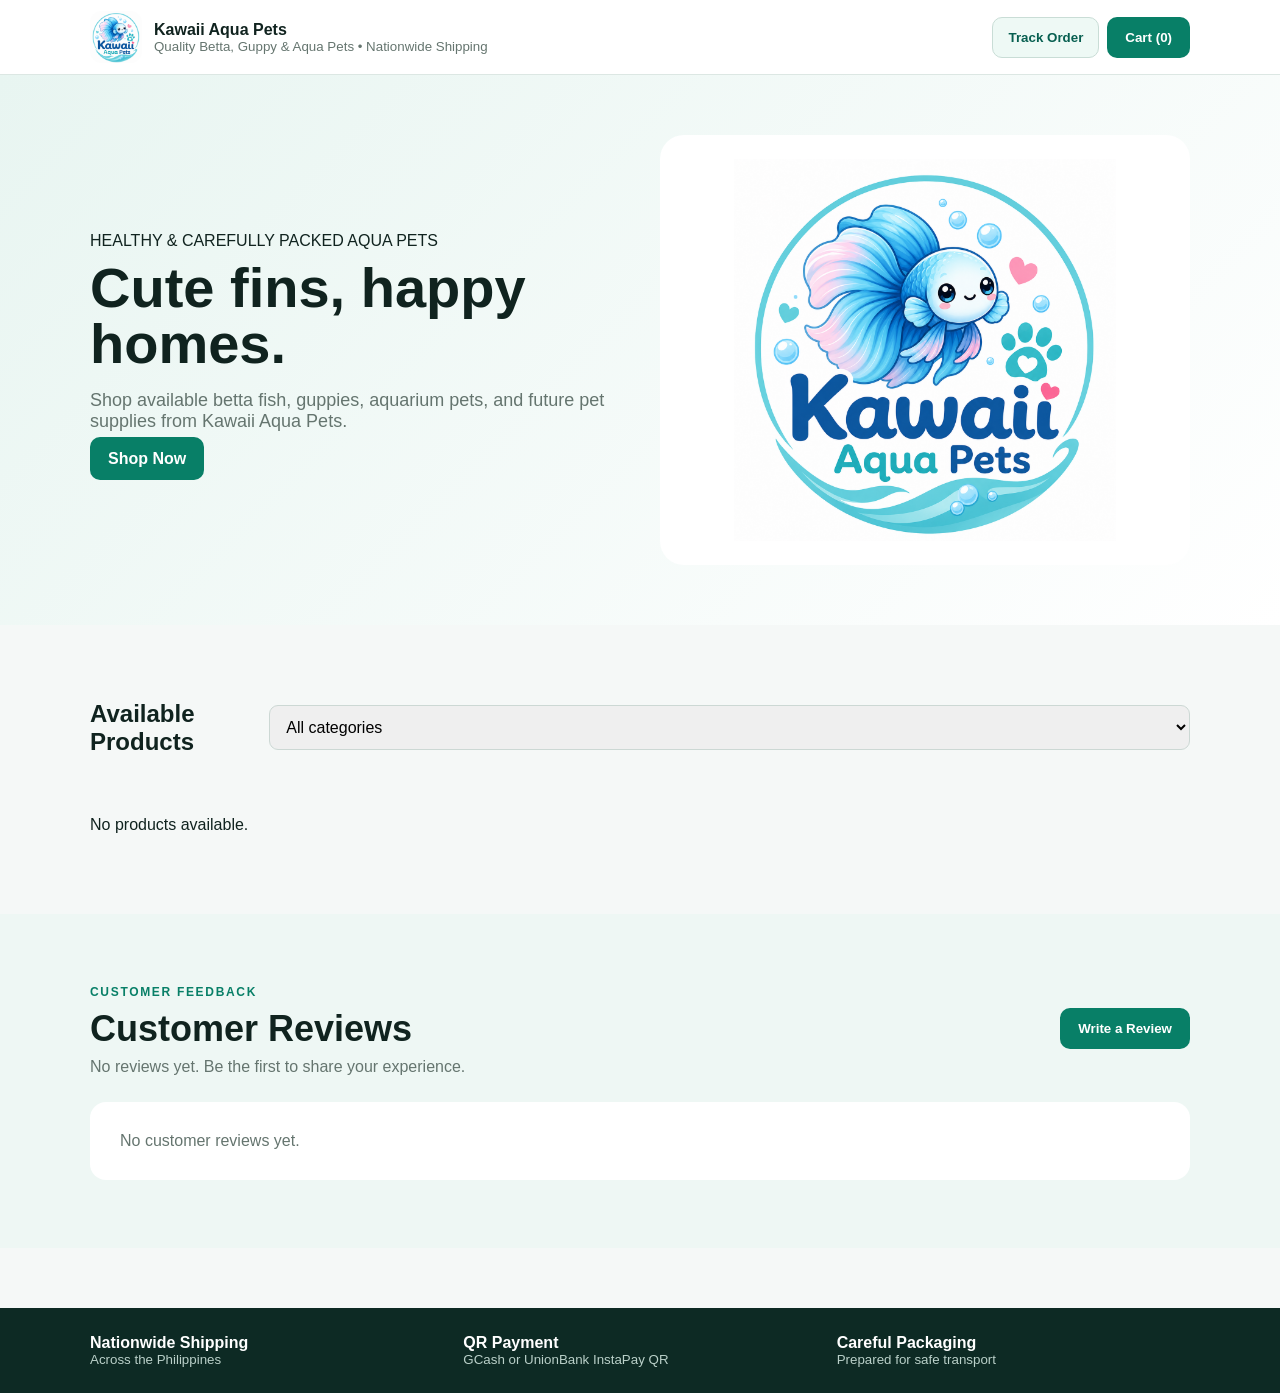
<file: Aquatic-pet-store/index.html>
<!doctype html>
<html lang="en">
<head>
  <meta charset="utf-8">
  <meta name="viewport" content="width=device-width,initial-scale=1">
  <title>Kawaii Aqua Pets</title>
  <link rel="stylesheet" href="app.css">
</head>
<body>
<header>
  <div class="wrap nav">
    <div class="brand">
      <img id="logo" src="assets/logo.png" alt="Kawaii Aqua Pets logo">
      <div>
        <b id="siteName">Kawaii Aqua Pets</b>
        <small id="tagline">Quality Betta, Guppy & Aqua Pets • Nationwide Shipping</small>
      </div>
    </div>
    <div class="navActions">
      <button id="trackOrderBtn" class="navTrackBtn" type="button">Track Order</button>
      <button id="cartBtn">Cart (<span id="cartCount">0</span>)</button>
    </div>
  </div>
</header>

<section class="hero">
  <div class="wrap heroGrid">
    <div>
      <span>HEALTHY & CAREFULLY PACKED AQUA PETS</span>
      <h1>Cute fins, happy homes.</h1>
      <p>Shop available betta fish, guppies, aquarium pets, and future pet supplies from Kawaii Aqua Pets.</p>
      <a href="#products" class="btn">Shop Now</a>
    </div>
    <img id="heroImage" src="assets/logo.png" alt="Kawaii Aqua Pets">
  </div>
</section>

<main class="wrap">
  <div class="sectionHead">
    <h2 id="products">Available Products</h2>
    <select id="filter"><option value="">All categories</option></select>
  </div>
  <div id="grid" class="grid"></div>
</main>

<section class="reviewsSection" id="reviews">
  <div class="wrap">
    <div class="sectionHead reviewHead">
      <div>
        <span class="reviewEyebrow">CUSTOMER FEEDBACK</span>
        <h2>Customer Reviews</h2>
        <p id="reviewSummary" class="reviewSummary">No reviews yet.</p>
      </div>
      <button id="openReview" class="btn">Write a Review</button>
    </div>
    <div id="reviewsGrid" class="reviewsGrid"></div>
  </div>
</section>

<section class="features">
  <div class="wrap feat">
    <div><b>Nationwide Shipping</b><small>Across the Philippines</small></div>
    <div><b>QR Payment</b><small>GCash or UnionBank InstaPay QR</small></div>
    <div><b>Careful Packaging</b><small>Prepared for safe transport</small></div>
  </div>
</section>

<section id="socialSection" class="socialSection hide">
  <div class="wrap socialInner">
    <div>
      <span class="reviewEyebrow">STAY CONNECTED</span>
      <h2>Follow Kawaii Aqua Pets</h2>
      <p>See new arrivals, updates, and future pet content.</p>
    </div>
    <div class="socialLinks">
      <a id="facebookLink" class="socialBtn facebookSocial hide" target="_blank" rel="noopener noreferrer">Facebook</a>
      <a id="tiktokLink" class="socialBtn tiktokSocial hide" target="_blank" rel="noopener noreferrer">TikTok</a>
      <a id="youtubeLink" class="socialBtn youtubeSocial hide" target="_blank" rel="noopener noreferrer">YouTube</a>
    </div>
  </div>
</section>

<div id="overlay" class="overlay hide"></div>

<button id="floatingChatBtn" class="floatingChatBtn hide" type="button" aria-label="Chat to seller">
  💬 Chat to Seller
</button>

<aside id="cart" class="cart">
  <div class="cartHead">
    <h2>Your Cart</h2>
    <button id="closeCart" aria-label="Close cart">×</button>
  </div>
  <div id="cartItems"></div>
  <div class="cartFoot">
    <div><span>Total</span><b id="total">₱0</b></div>
    <button id="checkout" class="btn">Checkout</button>
  </div>
</aside>


<dialog id="trackOrderDlg" class="trackOrderDialog">
  <form id="trackOrderForm">
    <button type="button" id="closeTrackOrder" class="x">×</button>
    <span class="reviewEyebrow">ORDER STATUS</span>
    <h2>Track Your Order</h2>
    <p class="trackOrderIntro">Enter your Order ID and the same email or mobile number used at checkout.</p>

    <div class="formGrid trackLookupGrid">
      <label>Order ID
        <input name="orderId" placeholder="ORD_..." autocomplete="off" required>
      </label>
      <label>Email or mobile number
        <input name="contact" placeholder="Email or 09XXXXXXXXX" autocomplete="email" required>
      </label>
    </div>

    <button class="btn" type="submit">Track Order</button>
    <p id="trackOrderStatus" class="trackOrderStatus"></p>
    <div id="trackOrderResult" class="trackOrderResult hide"></div>
  </form>
</dialog>

<dialog id="checkoutDlg" class="checkoutDialog">
  <form id="checkoutForm">
    <button type="button" id="closeDlg" class="x">×</button>
    <h2>Checkout</h2>
    <div id="checkoutMiniSummary" class="checkoutMiniSummary"></div>

    <div class="formSection">
      <div class="formSectionHead">
        <span class="stepBadge">1</span>
        <div>
          <h3>Customer Details</h3>
          <p>Basic order and contact information.</p>
        </div>
      </div>

      <label>Full name
        <input name="customerName" autocomplete="name" required>
      </label>

      <label>Mobile number
        <input name="mobile" inputmode="tel" autocomplete="tel" required>
      </label>

      <label>Email address
        <input name="email" type="email" autocomplete="email" placeholder="For payment confirmation and receipt" required>
      </label>

      <label>Complete address
        <textarea name="address" rows="3" autocomplete="street-address" required></textarea>
      </label>

      <label>Notes
        <textarea name="notes" rows="3" placeholder="Optional order notes"></textarea>
      </label>
    </div>

    <div class="formSection">
      <div class="formSectionHead">
        <span class="stepBadge">2</span>
        <div>
          <h3>Delivery Method</h3>
          <p>Choose Lalamove or LBC.</p>
        </div>
      </div>

      <label>Delivery option
        <select name="deliveryMethod" id="deliveryMethod" required>
          <option value="">Select delivery method</option>
          <option value="lalamove">Lalamove</option>
          <option value="lbc">LBC</option>
        </select>
      </label>

      <section id="lalamoveFields" class="deliveryBox hide">
        <div class="deliveryBoxHead">
          <div>
            <span class="deliveryTag">LALAMOVE</span>
            <h3>Complete the Lalamove Delivery Form</h3>
          </div>
        </div>
        <p>
          Open the delivery form and complete the requested delivery details.
          Return to this checkout page after submitting the form.
        </p>
        <a
          id="lalamoveFormLink"
          class="btn deliveryLink"
          href="https://delivery.lalamove.com/forms/PH4c4ef013d6d54893b979fa6c04c447ca"
          target="_blank"
          rel="noopener"
        >Open Lalamove Delivery Form</a>

        <label class="checkLabel deliveryConfirm">
          <input name="lalamoveCompleted" type="checkbox">
          I confirm that I completed the Lalamove delivery form.
        </label>
        <small class="muted">The website records your confirmation only. The delivery form itself opens on Lalamove's website.</small>
      </section>

      <section id="lbcFields" class="deliveryBox hide">
        <div class="deliveryBoxHead">
          <div>
            <span class="deliveryTag lbcTag">LBC</span>
            <h3>LBC Delivery Details</h3>
          </div>
        </div>
        <p>Fill in the receiver details in a structured format so Kawaii Aqua Pets can view, copy, and print the shipping details before going to LBC.</p>

        <div class="formGrid">
          <label>Receiver full name
            <input name="lbcReceiverName" autocomplete="name">
          </label>

          <label>Receiver mobile number
            <input name="lbcMobile" inputmode="tel" autocomplete="tel">
          </label>
        </div>

        <label>Email address <span class="optional">(optional)</span>
          <input name="lbcEmail" type="email" autocomplete="email">
        </label>

        <label>Receiving option
          <select name="lbcServiceType" id="lbcServiceType">
            <option value="Door-to-Door">Door-to-Door</option>
            <option value="Branch Pickup">Branch Pickup</option>
          </select>
        </label>

        <div id="lbcDoorFields">
          <div class="formGrid">
            <label>Province
              <input name="lbcProvince">
            </label>

            <label>City / Municipality
              <input name="lbcCity">
            </label>
          </div>

          <div class="formGrid">
            <label>Barangay
              <input name="lbcBarangay">
            </label>

            <label>Postal / ZIP code
              <input name="lbcPostalCode" inputmode="numeric">
            </label>
          </div>

          <label>House / Unit / Lot / Block number
            <input name="lbcHouseUnit">
          </label>

          <label>Street / Subdivision
            <input name="lbcStreet">
          </label>

          <label>Delivery landmark <span class="optional">(optional)</span>
            <input name="lbcLandmark" placeholder="Example: Near Jollibee, beside barangay hall">
          </label>
        </div>

        <div id="lbcBranchFields" class="hide">
          <div class="formGrid">
            <label>Province
              <input name="lbcBranchProvince">
            </label>

            <label>City / Municipality
              <input name="lbcBranchCity">
            </label>
          </div>

          <label>Preferred LBC branch
            <input name="lbcBranchName" placeholder="Branch name or location">
          </label>

          <label>Receiver name exactly as shown on valid ID
            <input name="lbcValidIdName">
          </label>
        </div>

        <label>Delivery instructions <span class="optional">(optional)</span>
          <textarea name="lbcInstructions" rows="3" placeholder="Other details that may help with the shipment"></textarea>
        </label>
      </section>
    </div>

    <div class="formSection">
      <div class="formSectionHead">
        <span class="stepBadge">3</span>
        <div>
          <h3>Payment</h3>
          <p>Choose GCash or UnionBank, scan or download the QR, then upload your payment proof.</p>
        </div>
      </div>

      <div class="paymentOptions" role="radiogroup" aria-label="Payment method">
        <label class="paymentOption">
          <input type="radio" name="paymentMethod" value="gcash" required>
          <span><b>GCash</b><small>Pay using the GCash / InstaPay QR</small></span>
        </label>
        <label class="paymentOption">
          <input type="radio" name="paymentMethod" value="unionbank" required>
          <span><b>UnionBank</b><small>Pay using the UnionBank InstaPay QR</small></span>
        </label>
      </div>

      <section id="paymentBox" class="paymentBox hide">
        <div class="paymentProviderRow">
          <div>
            <small>PAYMENT METHOD</small>
            <h3 id="paymentProvider">GCash</h3>
          </div>
          <div class="paymentTotal">
            <small>AMOUNT TO PAY</small>
            <b id="paymentAmount">₱0</b>
          </div>
        </div>

        <img id="paymentQr" class="paymentQr" src="assets/gcash-qr.jpg" alt="Payment QR code">

        <div class="paymentAccount">
          <small>Account Name</small>
          <b id="paymentAccountName">Joebert Greganda</b>
          <span id="paymentAccountHint"></span>
        </div>

        <div class="paymentQrActions">
          <button type="button" class="btn" id="downloadQrBtn">Download QR</button>
          <button type="button" class="btn secondary" id="viewQrBtn">View Full Size</button>
        </div>

        <p class="shippingFeeNotice"><b>Shipping fee is not included.</b> The amount shown is for the products only. Shipping will be confirmed separately.</p>
        <p id="paymentNote" class="paymentInstruction">Using one phone only? Download the QR first, then select the saved QR image inside your payment app.</p>
      </section>

      <label>Proof of payment
        <input name="proof" type="file" accept="image/*" required>
      </label>
      <small>Images are automatically optimized before upload. Maximum original file size: 10 MB.</small>
    </div>

    <button class="btn" type="submit">Submit Order</button>
    <p id="status"></p>
  </form>
</dialog>

<dialog id="orderSuccessDlg" class="orderSuccessDialog">
  <div class="orderSuccessContent">
    <button type="button" id="closeOrderSuccess" class="x">×</button>
    <div class="successIcon">✓</div>
    <h2>Order Received!</h2>
    <p id="orderSuccessSummary" class="orderSuccessSummary"></p>

    <div class="orderSuccessCard">
      <small>ORDER ID</small>
      <b id="successOrderId">—</b>
      <small>PRODUCT TOTAL</small>
      <strong id="successOrderTotal">₱0</strong>
      <span class="successShippingNote">Shipping fee not included</span>
    </div>

    <p id="messengerInstruction" class="messengerInstruction hide">
      Tap the button below. Your order details will be copied, then Facebook will open. Paste the copied message and send it to the seller.
    </p>

    <div class="successActions successActionsThree">
      <button type="button" id="trackThisOrderBtn" class="btn">Track This Order</button>
      <button type="button" id="sendOrderSellerBtn" class="btn hide">Copy Order & Chat to Seller</button>
      <button type="button" id="copyOrderBtn" class="btn secondary">Copy Order Details</button>
    </div>

    <p id="orderSuccessMsg" class="orderSuccessMsg"></p>
    <button type="button" id="continueShoppingBtn" class="plainBtn">Continue Shopping</button>
  </div>
</dialog>

<dialog id="reviewDlg">
  <form id="reviewForm">
    <button type="button" id="closeReview" class="x">×</button>
    <h2>Share Your Review</h2>
    <p class="reviewFormHint">Your review will appear on the customer website after submission.</p>
    <label>Your name<input name="customerName" maxlength="60" required></label>
    <label>Product purchased
      <select name="productId" id="reviewProduct">
        <option value="">General store review</option>
      </select>
    </label>
    <label>Rating
      <select name="rating" required>
        <option value="5">★★★★★ - 5 stars</option>
        <option value="4">★★★★☆ - 4 stars</option>
        <option value="3">★★★☆☆ - 3 stars</option>
        <option value="2">★★☆☆☆ - 2 stars</option>
        <option value="1">★☆☆☆☆ - 1 star</option>
      </select>
    </label>
    <label>Review<textarea name="reviewText" maxlength="800" rows="5" required placeholder="Tell us about your order..."></textarea></label>
    <label>Photo <span class="optional">(optional)</span>
      <input name="reviewImage" type="file" accept="image/*">
      <small>You may submit a review with or without a photo.</small>
    </label>
    <button class="btn" type="submit">Submit Review</button>
    <p id="reviewStatus"></p>
  </form>
</dialog>

<script src="config.js"></script>
<script src="app.js"></script>
</body>
</html>
</file>
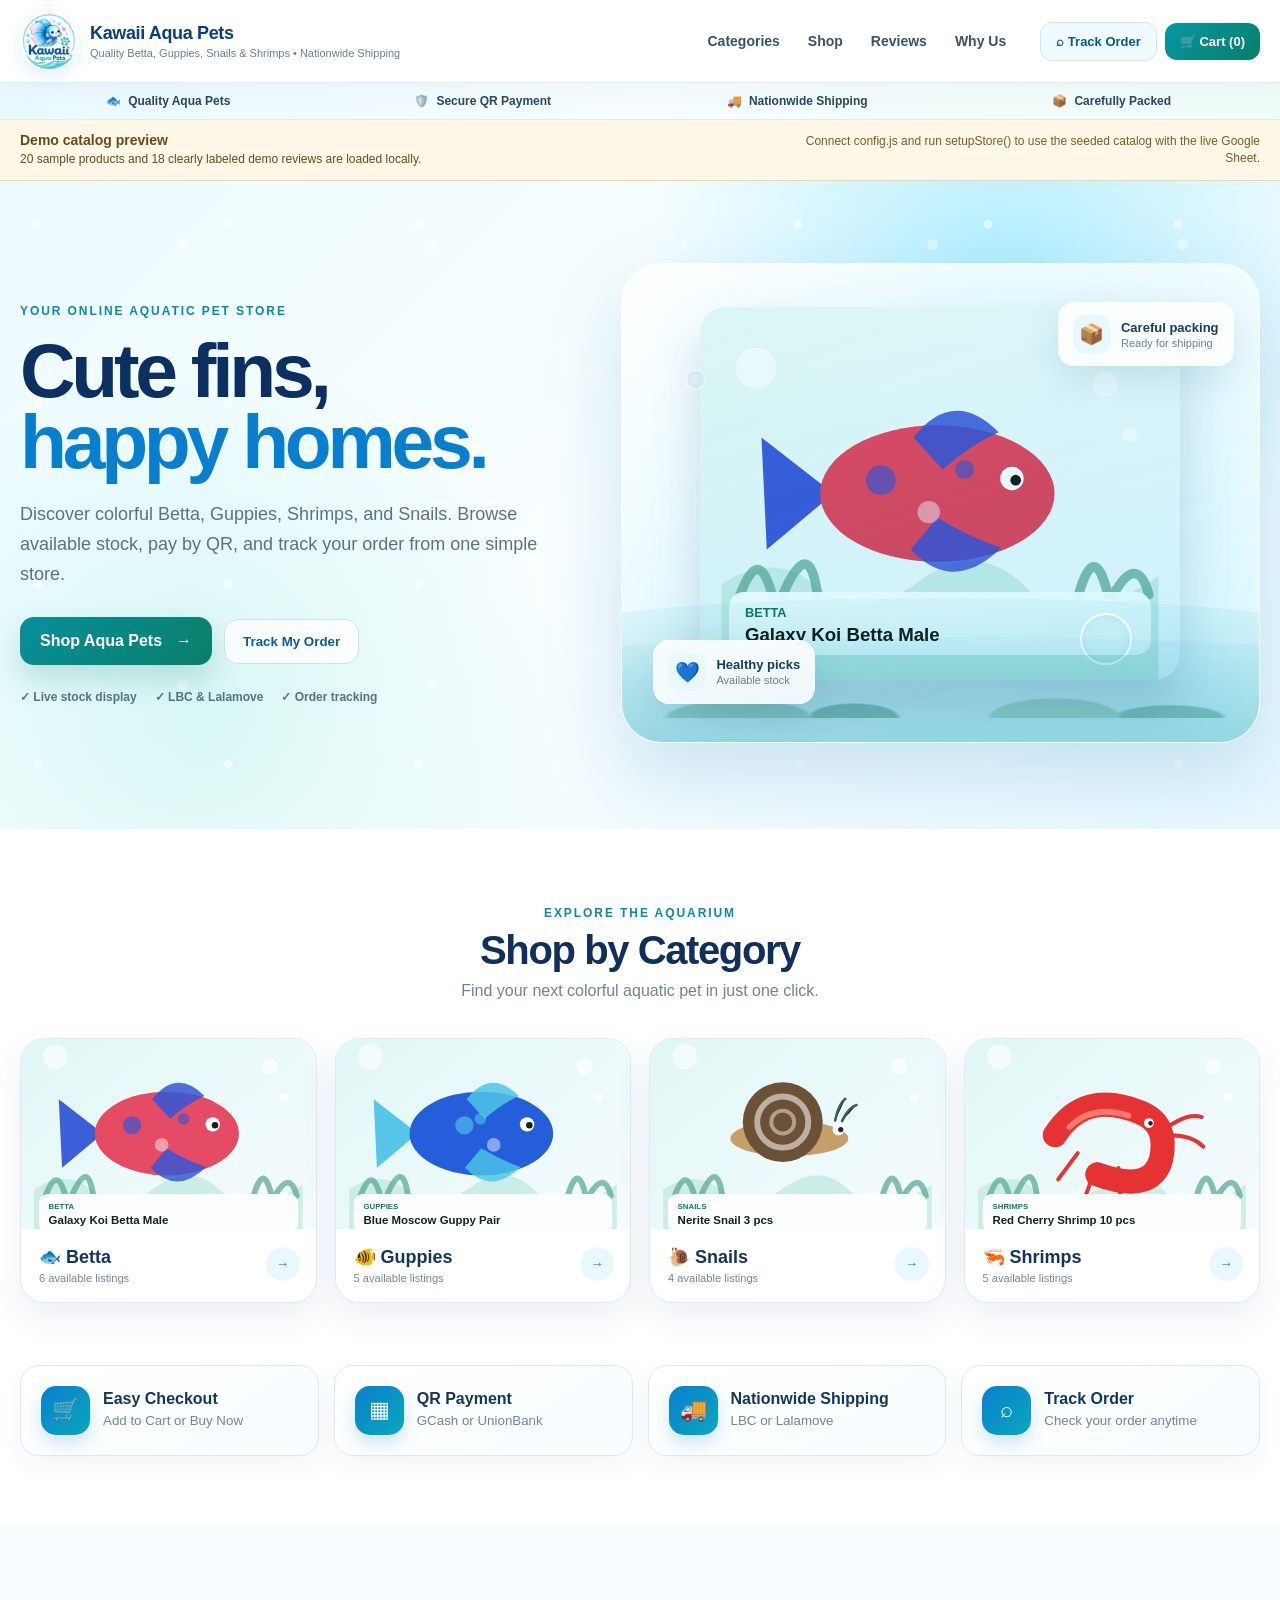
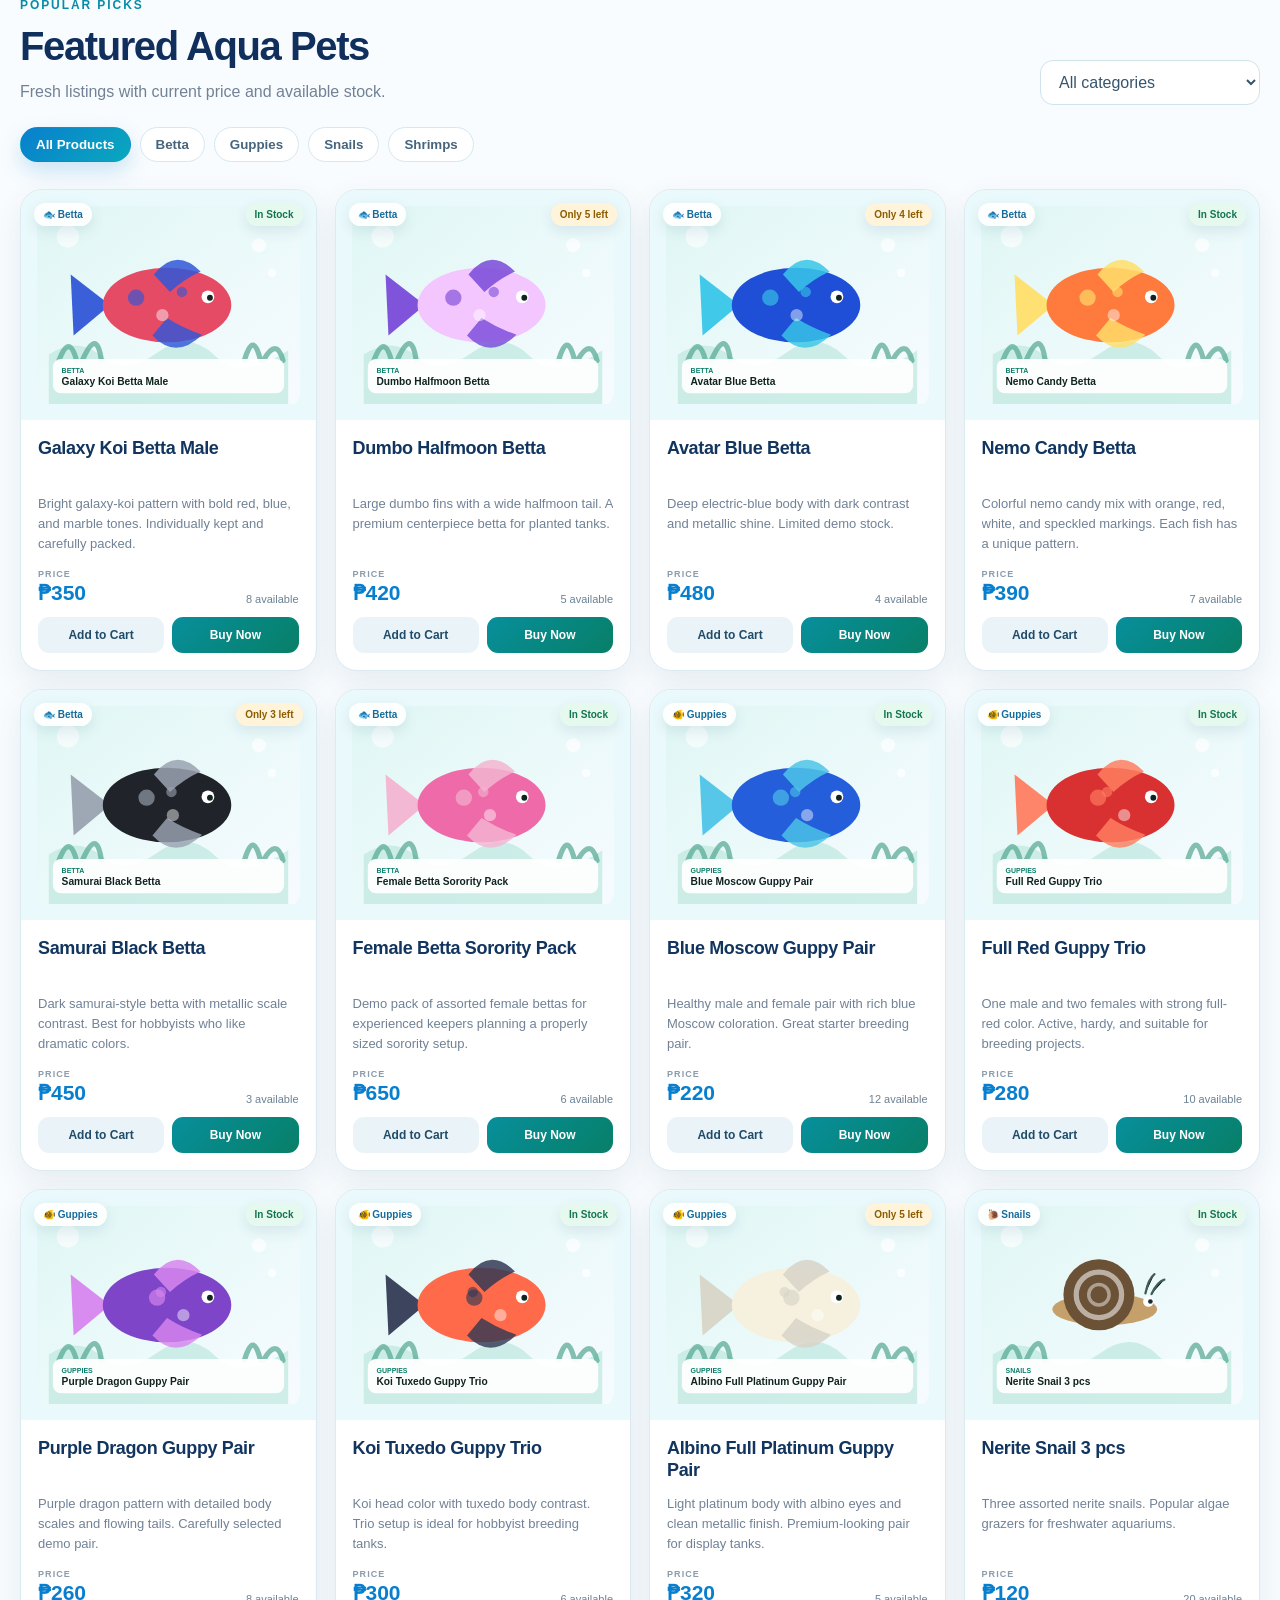
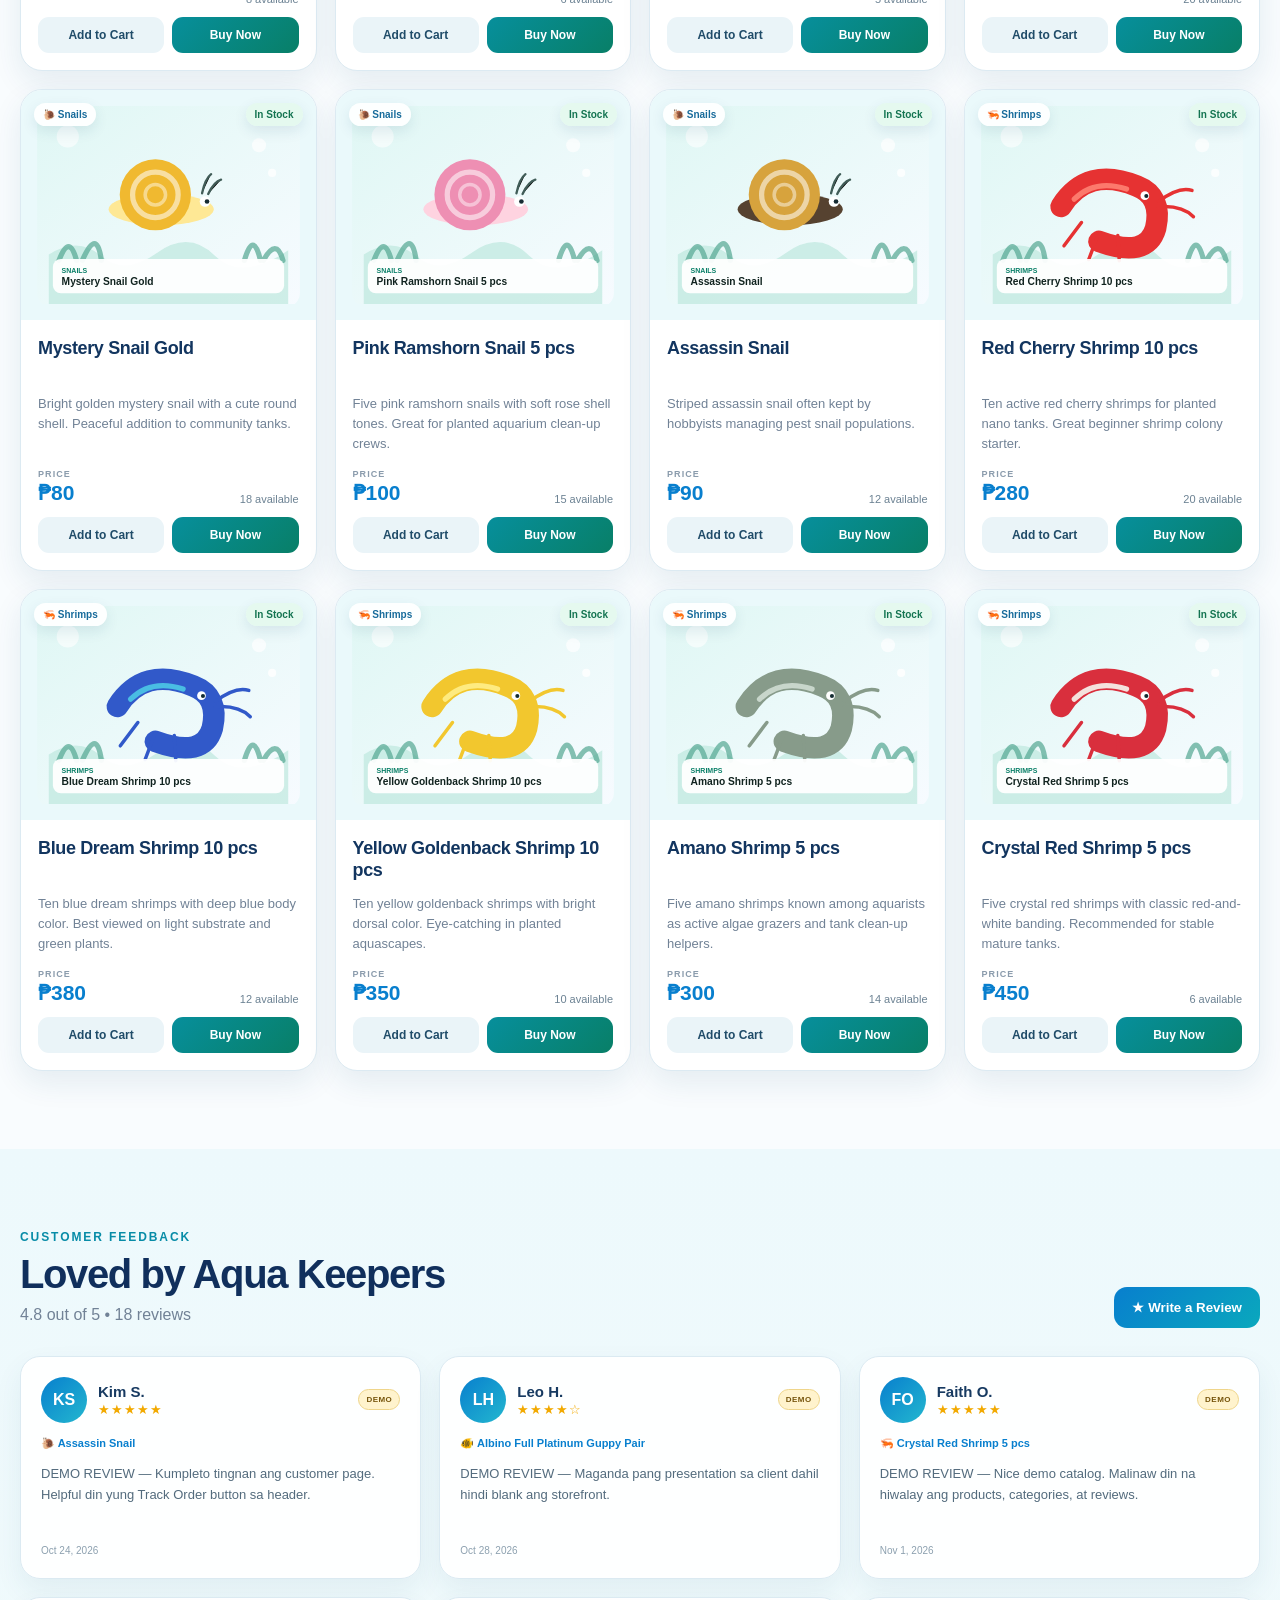
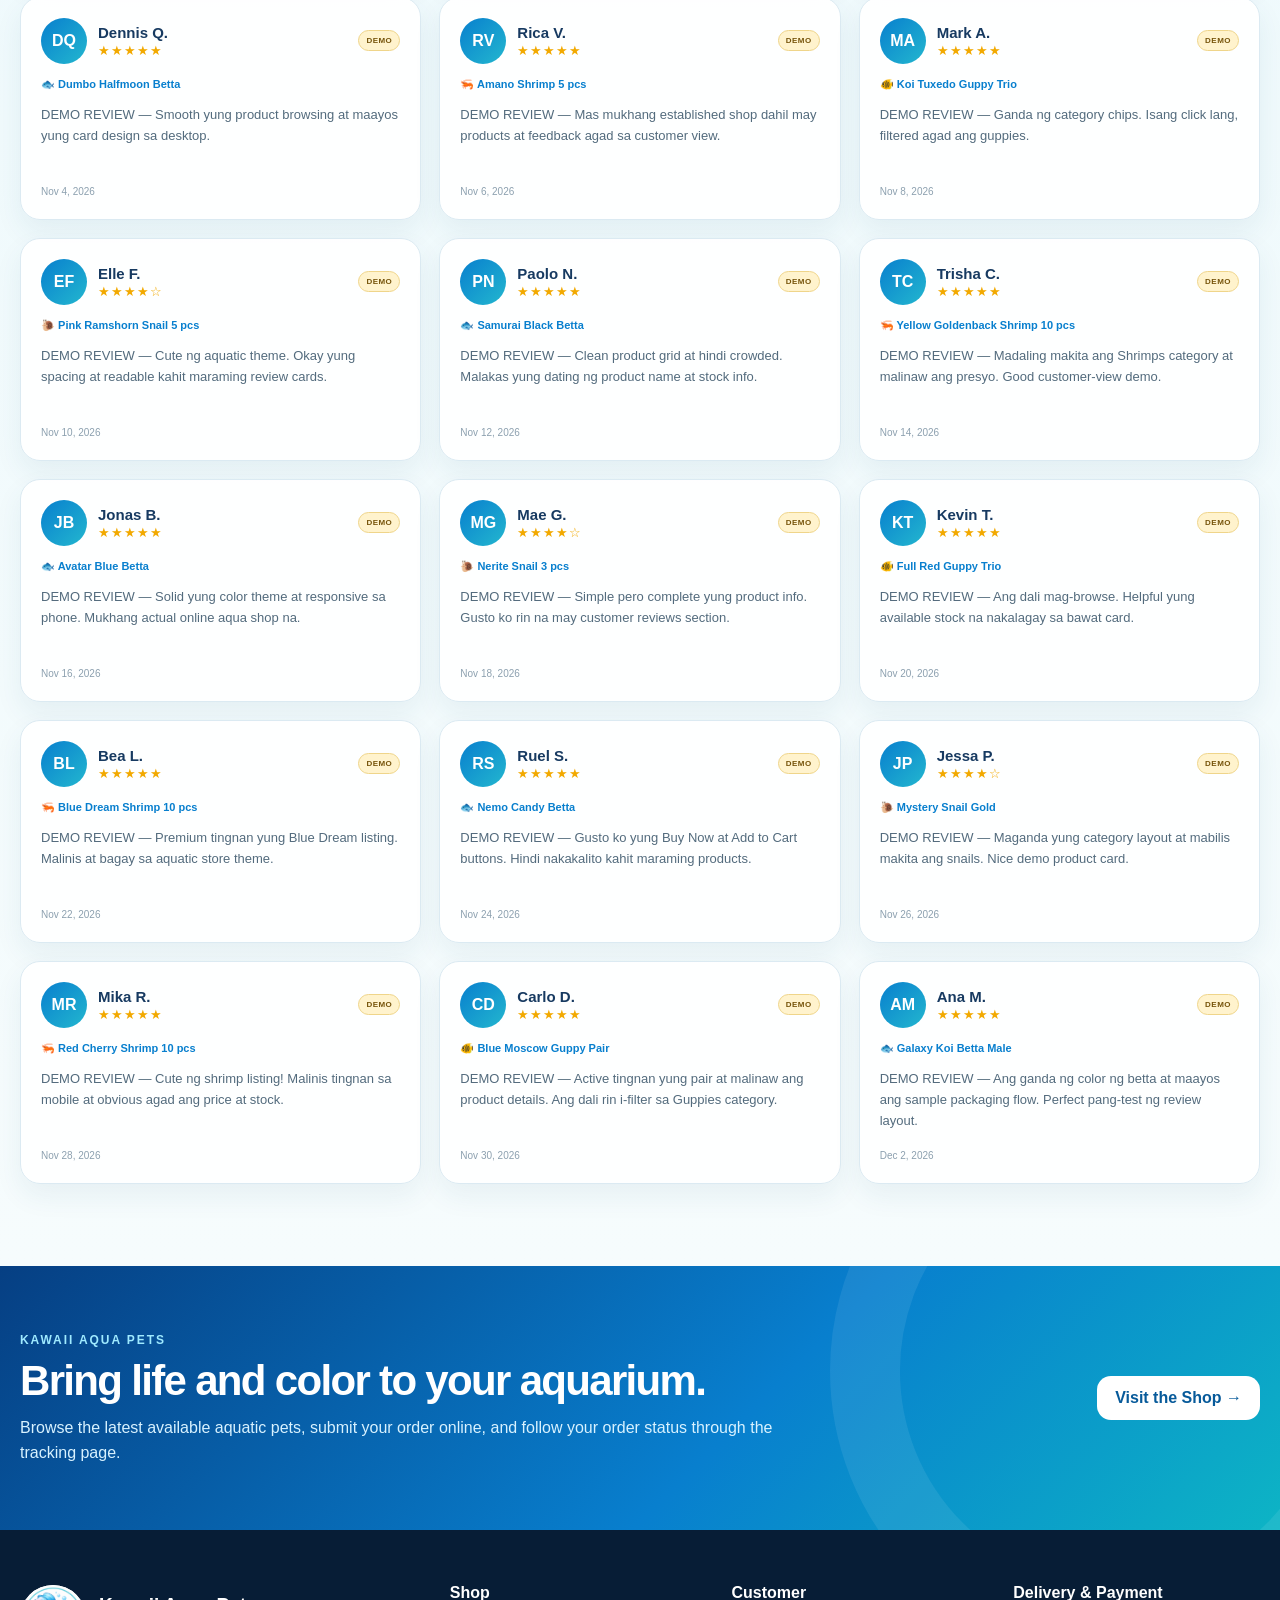
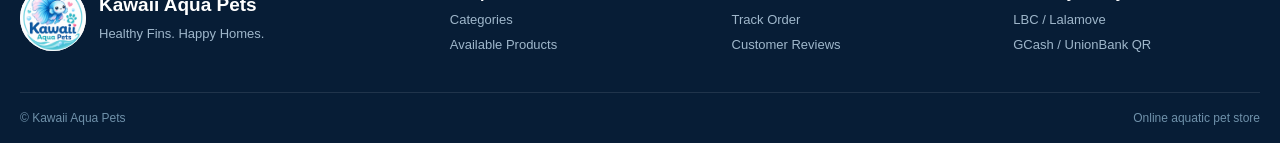
<file: Demo Aquatic-pet-store/index.html>
<!doctype html>
<html lang="en">
<head>
  <meta charset="utf-8">
  <meta name="viewport" content="width=device-width,initial-scale=1">
  <meta name="theme-color" content="#087fce">
  <title>Kawaii Aqua Pets</title>
  <link rel="stylesheet" href="app.css">
</head>
<body>
<header class="siteHeader">
  <div class="wrap nav">
    <a class="brand" href="#top" aria-label="Kawaii Aqua Pets home">
      <img id="logo" src="assets/logo.png" alt="Kawaii Aqua Pets logo">
      <div>
        <b id="siteName">Kawaii Aqua Pets</b>
        <small id="tagline">Healthy Fins. Happy Homes.</small>
      </div>
    </a>
    <nav class="desktopNav" aria-label="Main navigation">
      <a href="#categories">Categories</a>
      <a href="#products">Shop</a>
      <a href="#reviews">Reviews</a>
      <a href="#whyShop">Why Us</a>
    </nav>
    <div class="navActions">
      <button id="trackOrderBtn" class="navTrackBtn" type="button"><span>⌕</span> Track Order</button>
      <button id="cartBtn"><span>🛒</span> Cart (<span id="cartCount">0</span>)</button>
    </div>
  </div>
</header>

<section class="trustStrip" aria-label="Store features">
  <div class="wrap trustStripInner">
    <span>🐟 <b>Quality Aqua Pets</b></span>
    <span>🛡️ <b>Secure QR Payment</b></span>
    <span>🚚 <b>Nationwide Shipping</b></span>
    <span>📦 <b>Carefully Packed</b></span>
  </div>
</section>

<div id="demoBanner" class="demoBanner hide">
  <div class="wrap demoBannerInner">
    <div>
      <b>Demo catalog preview</b>
      <span>20 sample products and 18 clearly labeled demo reviews are loaded locally.</span>
    </div>
    <small>Connect config.js and run setupStore() to use the seeded catalog with the live Google Sheet.</small>
  </div>
</div>

<section id="top" class="hero">
  <div class="wrap heroGrid">
    <div class="heroCopy">
      <span class="heroEyebrow">YOUR ONLINE AQUATIC PET STORE</span>
      <h1>Cute fins,<br><em>happy homes.</em></h1>
      <p>Discover colorful Betta, Guppies, Shrimps, and Snails. Browse available stock, pay by QR, and track your order from one simple store.</p>
      <div class="heroActions">
        <a href="#products" class="btn heroPrimary">Shop Aqua Pets <span>→</span></a>
        <button type="button" class="heroSecondary" onclick="openTrackOrder()">Track My Order</button>
      </div>
      <div class="heroMiniTrust">
        <span>✓ Live stock display</span>
        <span>✓ LBC & Lalamove</span>
        <span>✓ Order tracking</span>
      </div>
    </div>
    <div class="heroVisual" aria-label="Featured aquatic pet">
      <div class="heroBubble bubbleOne"></div>
      <div class="heroBubble bubbleTwo"></div>
      <div class="heroBubble bubbleThree"></div>
      <div class="heroWaterLine"></div>
      <img id="heroImage" src="assets/logo.png" alt="Featured Kawaii Aqua Pets product">
      <div class="heroFloatingCard heroCardOne"><span>💙</span><div><b>Healthy picks</b><small>Available stock</small></div></div>
      <div class="heroFloatingCard heroCardTwo"><span>📦</span><div><b>Careful packing</b><small>Ready for shipping</small></div></div>
    </div>
  </div>
</section>

<section id="categories" class="categoryShowcase">
  <div class="wrap">
    <div class="premiumSectionHead centeredHead">
      <span class="sectionKicker">EXPLORE THE AQUARIUM</span>
      <h2>Shop by Category</h2>
      <p>Find your next colorful aquatic pet in just one click.</p>
    </div>
    <div id="categoryCards" class="categoryCards"></div>
  </div>
</section>

<section id="whyShop" class="benefitSection">
  <div class="wrap benefitGrid">
    <article><span class="benefitIcon">🛒</span><div><b>Easy Checkout</b><small>Add to Cart or Buy Now</small></div></article>
    <article><span class="benefitIcon">▦</span><div><b>QR Payment</b><small>GCash or UnionBank</small></div></article>
    <article><span class="benefitIcon">🚚</span><div><b>Nationwide Shipping</b><small>LBC or Lalamove</small></div></article>
    <article><span class="benefitIcon">⌕</span><div><b>Track Order</b><small>Check your order anytime</small></div></article>
  </div>
</section>

<main class="wrap storeMain">
  <div class="premiumSectionHead productsHead">
    <div>
      <span class="sectionKicker">POPULAR PICKS</span>
      <h2 id="products">Featured Aqua Pets</h2>
      <p>Fresh listings with current price and available stock.</p>
    </div>
    <select id="filter" aria-label="Filter products by category"><option value="">All categories</option></select>
  </div>
  <div id="categoryChips" class="categoryChips" aria-label="Product categories"></div>
  <div id="grid" class="grid productGrid"></div>
</main>

<section class="reviewsSection" id="reviews">
  <div class="wrap">
    <div class="premiumSectionHead reviewHead">
      <div>
        <span class="sectionKicker">CUSTOMER FEEDBACK</span>
        <h2>Loved by Aqua Keepers</h2>
        <p id="reviewSummary" class="reviewSummary">No reviews yet.</p>
      </div>
      <button id="openReview" class="btn">★ Write a Review</button>
    </div>
    <div id="reviewsGrid" class="reviewsGrid"></div>
  </div>
</section>

<section class="storePromise">
  <div class="wrap storePromiseInner">
    <div class="promiseCopy">
      <span class="sectionKicker">KAWAII AQUA PETS</span>
      <h2>Bring life and color to your aquarium.</h2>
      <p>Browse the latest available aquatic pets, submit your order online, and follow your order status through the tracking page.</p>
    </div>
    <a href="#products" class="btn">Visit the Shop <span>→</span></a>
  </div>
</section>

<section id="socialSection" class="socialSection hide">
  <div class="wrap socialInner">
    <div>
      <span class="sectionKicker">STAY CONNECTED</span>
      <h2>Follow Kawaii Aqua Pets</h2>
      <p>See new arrivals, updates, and future pet content.</p>
    </div>
    <div class="socialLinks">
      <a id="facebookLink" class="socialBtn facebookSocial hide" target="_blank" rel="noopener noreferrer">Facebook</a>
      <a id="tiktokLink" class="socialBtn tiktokSocial hide" target="_blank" rel="noopener noreferrer">TikTok</a>
      <a id="youtubeLink" class="socialBtn youtubeSocial hide" target="_blank" rel="noopener noreferrer">YouTube</a>
    </div>
  </div>
</section>

<footer class="premiumFooter">
  <div class="wrap footerGrid">
    <div class="footerBrand">
      <img src="assets/logo.png" alt="Kawaii Aqua Pets">
      <div><b>Kawaii Aqua Pets</b><small>Healthy Fins. Happy Homes.</small></div>
    </div>
    <div><b>Shop</b><a href="#categories">Categories</a><a href="#products">Available Products</a></div>
    <div><b>Customer</b><button type="button" onclick="openTrackOrder()">Track Order</button><a href="#reviews">Customer Reviews</a></div>
    <div><b>Delivery & Payment</b><span>LBC / Lalamove</span><span>GCash / UnionBank QR</span></div>
  </div>
  <div class="wrap footerBottom"><span>© Kawaii Aqua Pets</span><span>Online aquatic pet store</span></div>
</footer>

<div id="overlay" class="overlay hide"></div>

<button id="floatingChatBtn" class="floatingChatBtn hide" type="button" aria-label="Chat to seller">
  💬 Chat to Seller
</button>

<aside id="cart" class="cart">
  <div class="cartHead">
    <h2>Your Cart</h2>
    <button id="closeCart" aria-label="Close cart">×</button>
  </div>
  <div id="cartItems"></div>
  <div class="cartFoot">
    <div><span>Total</span><b id="total">₱0</b></div>
    <button id="checkout" class="btn">Checkout</button>
  </div>
</aside>


<dialog id="trackOrderDlg" class="trackOrderDialog">
  <form id="trackOrderForm">
    <button type="button" id="closeTrackOrder" class="x">×</button>
    <span class="reviewEyebrow">ORDER STATUS</span>
    <h2>Track Your Order</h2>
    <p class="trackOrderIntro">Enter your Order ID and the same email or mobile number used at checkout.</p>

    <div class="formGrid trackLookupGrid">
      <label>Order ID
        <input name="orderId" placeholder="ORD_..." autocomplete="off" required>
      </label>
      <label>Email or mobile number
        <input name="contact" placeholder="Email or 09XXXXXXXXX" autocomplete="email" required>
      </label>
    </div>

    <button class="btn" type="submit">Track Order</button>
    <p id="trackOrderStatus" class="trackOrderStatus"></p>
    <div id="trackOrderResult" class="trackOrderResult hide"></div>
  </form>
</dialog>

<dialog id="checkoutDlg" class="checkoutDialog">
  <form id="checkoutForm">
    <button type="button" id="closeDlg" class="x">×</button>
    <h2>Checkout</h2>
    <div id="checkoutMiniSummary" class="checkoutMiniSummary"></div>

    <div class="formSection">
      <div class="formSectionHead">
        <span class="stepBadge">1</span>
        <div>
          <h3>Customer Details</h3>
          <p>Basic order and contact information.</p>
        </div>
      </div>

      <label>Full name
        <input name="customerName" autocomplete="name" required>
      </label>

      <label>Mobile number
        <input name="mobile" inputmode="tel" autocomplete="tel" required>
      </label>

      <label>Email address
        <input name="email" type="email" autocomplete="email" placeholder="For payment confirmation and receipt" required>
      </label>

      <label>Complete address
        <textarea name="address" rows="3" autocomplete="street-address" required></textarea>
      </label>

      <label>Notes
        <textarea name="notes" rows="3" placeholder="Optional order notes"></textarea>
      </label>
    </div>

    <div class="formSection">
      <div class="formSectionHead">
        <span class="stepBadge">2</span>
        <div>
          <h3>Delivery Method</h3>
          <p>Choose Lalamove or LBC.</p>
        </div>
      </div>

      <label>Delivery option
        <select name="deliveryMethod" id="deliveryMethod" required>
          <option value="">Select delivery method</option>
          <option value="lalamove">Lalamove</option>
          <option value="lbc">LBC</option>
        </select>
      </label>

      <section id="lalamoveFields" class="deliveryBox hide">
        <div class="deliveryBoxHead">
          <div>
            <span class="deliveryTag">LALAMOVE</span>
            <h3>Complete the Lalamove Delivery Form</h3>
          </div>
        </div>
        <p>
          Open the delivery form and complete the requested delivery details.
          Return to this checkout page after submitting the form.
        </p>
        <a
          id="lalamoveFormLink"
          class="btn deliveryLink"
          href="https://delivery.lalamove.com/forms/PH4c4ef013d6d54893b979fa6c04c447ca"
          target="_blank"
          rel="noopener"
        >Open Lalamove Delivery Form</a>

        <label class="checkLabel deliveryConfirm">
          <input name="lalamoveCompleted" type="checkbox">
          I confirm that I completed the Lalamove delivery form.
        </label>
        <small class="muted">The website records your confirmation only. The delivery form itself opens on Lalamove's website.</small>
      </section>

      <section id="lbcFields" class="deliveryBox hide">
        <div class="deliveryBoxHead">
          <div>
            <span class="deliveryTag lbcTag">LBC</span>
            <h3>LBC Delivery Details</h3>
          </div>
        </div>
        <p>Fill in the receiver details in a structured format so Kawaii Aqua Pets can view, copy, and print the shipping details before going to LBC.</p>

        <div class="formGrid">
          <label>Receiver full name
            <input name="lbcReceiverName" autocomplete="name">
          </label>

          <label>Receiver mobile number
            <input name="lbcMobile" inputmode="tel" autocomplete="tel">
          </label>
        </div>

        <label>Email address <span class="optional">(optional)</span>
          <input name="lbcEmail" type="email" autocomplete="email">
        </label>

        <label>Receiving option
          <select name="lbcServiceType" id="lbcServiceType">
            <option value="Door-to-Door">Door-to-Door</option>
            <option value="Branch Pickup">Branch Pickup</option>
          </select>
        </label>

        <div id="lbcDoorFields">
          <div class="formGrid">
            <label>Province
              <input name="lbcProvince">
            </label>

            <label>City / Municipality
              <input name="lbcCity">
            </label>
          </div>

          <div class="formGrid">
            <label>Barangay
              <input name="lbcBarangay">
            </label>

            <label>Postal / ZIP code
              <input name="lbcPostalCode" inputmode="numeric">
            </label>
          </div>

          <label>House / Unit / Lot / Block number
            <input name="lbcHouseUnit">
          </label>

          <label>Street / Subdivision
            <input name="lbcStreet">
          </label>

          <label>Delivery landmark <span class="optional">(optional)</span>
            <input name="lbcLandmark" placeholder="Example: Near Jollibee, beside barangay hall">
          </label>
        </div>

        <div id="lbcBranchFields" class="hide">
          <div class="formGrid">
            <label>Province
              <input name="lbcBranchProvince">
            </label>

            <label>City / Municipality
              <input name="lbcBranchCity">
            </label>
          </div>

          <label>Preferred LBC branch
            <input name="lbcBranchName" placeholder="Branch name or location">
          </label>

          <label>Receiver name exactly as shown on valid ID
            <input name="lbcValidIdName">
          </label>
        </div>

        <label>Delivery instructions <span class="optional">(optional)</span>
          <textarea name="lbcInstructions" rows="3" placeholder="Other details that may help with the shipment"></textarea>
        </label>
      </section>
    </div>

    <div class="formSection">
      <div class="formSectionHead">
        <span class="stepBadge">3</span>
        <div>
          <h3>Payment</h3>
          <p>Choose GCash or UnionBank, scan or download the QR, then upload your payment proof.</p>
        </div>
      </div>

      <div class="paymentOptions" role="radiogroup" aria-label="Payment method">
        <label class="paymentOption">
          <input type="radio" name="paymentMethod" value="gcash" required>
          <span><b>GCash</b><small>Pay using the GCash / InstaPay QR</small></span>
        </label>
        <label class="paymentOption">
          <input type="radio" name="paymentMethod" value="unionbank" required>
          <span><b>UnionBank</b><small>Pay using the UnionBank InstaPay QR</small></span>
        </label>
      </div>

      <section id="paymentBox" class="paymentBox hide">
        <div class="paymentProviderRow">
          <div>
            <small>PAYMENT METHOD</small>
            <h3 id="paymentProvider">GCash</h3>
          </div>
          <div class="paymentTotal">
            <small>AMOUNT TO PAY</small>
            <b id="paymentAmount">₱0</b>
          </div>
        </div>

        <img id="paymentQr" class="paymentQr" src="assets/gcash-qr.jpg" alt="Payment QR code">

        <div class="paymentAccount">
          <small>Account Name</small>
          <b id="paymentAccountName">Joebert Greganda</b>
          <span id="paymentAccountHint"></span>
        </div>

        <div class="paymentQrActions">
          <button type="button" class="btn" id="downloadQrBtn">Download QR</button>
          <button type="button" class="btn secondary" id="viewQrBtn">View Full Size</button>
        </div>

        <p class="shippingFeeNotice"><b>Shipping fee is not included.</b> The amount shown is for the products only. Shipping will be confirmed separately.</p>
        <p id="paymentNote" class="paymentInstruction">Using one phone only? Download the QR first, then select the saved QR image inside your payment app.</p>
      </section>

      <label>Proof of payment
        <input name="proof" type="file" accept="image/*" required>
      </label>
      <small>Images are automatically optimized before upload. Maximum original file size: 10 MB.</small>
    </div>

    <button class="btn" type="submit">Submit Order</button>
    <p id="status"></p>
  </form>
</dialog>

<dialog id="orderSuccessDlg" class="orderSuccessDialog">
  <div class="orderSuccessContent">
    <button type="button" id="closeOrderSuccess" class="x">×</button>
    <div class="successIcon">✓</div>
    <h2>Order Received!</h2>
    <p id="orderSuccessSummary" class="orderSuccessSummary"></p>

    <div class="orderSuccessCard">
      <small>ORDER ID</small>
      <b id="successOrderId">—</b>
      <small>PRODUCT TOTAL</small>
      <strong id="successOrderTotal">₱0</strong>
      <span class="successShippingNote">Shipping fee not included</span>
    </div>

    <p id="messengerInstruction" class="messengerInstruction hide">
      Tap the button below. Your order details will be copied, then Facebook will open. Paste the copied message and send it to the seller.
    </p>

    <div class="successActions successActionsThree">
      <button type="button" id="trackThisOrderBtn" class="btn">Track This Order</button>
      <button type="button" id="sendOrderSellerBtn" class="btn hide">Copy Order & Chat to Seller</button>
      <button type="button" id="copyOrderBtn" class="btn secondary">Copy Order Details</button>
    </div>

    <p id="orderSuccessMsg" class="orderSuccessMsg"></p>
    <button type="button" id="continueShoppingBtn" class="plainBtn">Continue Shopping</button>
  </div>
</dialog>

<dialog id="reviewDlg">
  <form id="reviewForm">
    <button type="button" id="closeReview" class="x">×</button>
    <h2>Share Your Review</h2>
    <p class="reviewFormHint">Your review will appear on the customer website after submission.</p>
    <label>Your name<input name="customerName" maxlength="60" required></label>
    <label>Product purchased
      <select name="productId" id="reviewProduct">
        <option value="">General store review</option>
      </select>
    </label>
    <label>Rating
      <select name="rating" required>
        <option value="5">★★★★★ - 5 stars</option>
        <option value="4">★★★★☆ - 4 stars</option>
        <option value="3">★★★☆☆ - 3 stars</option>
        <option value="2">★★☆☆☆ - 2 stars</option>
        <option value="1">★☆☆☆☆ - 1 star</option>
      </select>
    </label>
    <label>Review<textarea name="reviewText" maxlength="800" rows="5" required placeholder="Tell us about your order..."></textarea></label>
    <label>Photo <span class="optional">(optional)</span>
      <input name="reviewImage" type="file" accept="image/*">
      <small>You may submit a review with or without a photo.</small>
    </label>
    <button class="btn" type="submit">Submit Review</button>
    <p id="reviewStatus"></p>
  </form>
</dialog>

<script src="config.js"></script>
<script src="app.js"></script>
</body>
</html>
</file>
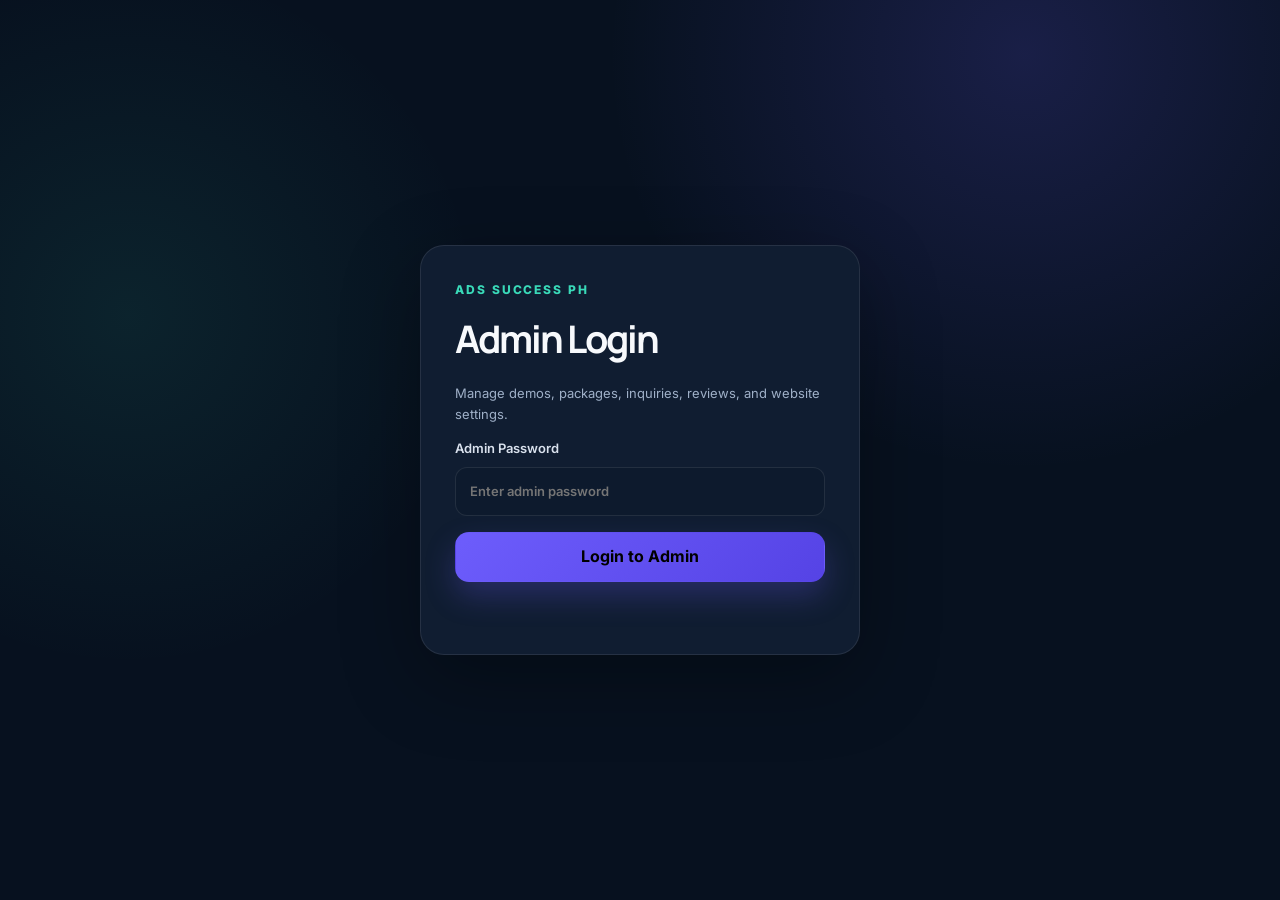
<file: admin.html>
<!DOCTYPE html>
<html lang="en">
<head>
  <meta charset="UTF-8" />
  <meta name="viewport" content="width=device-width, initial-scale=1.0" />
  <title>Ads Success PH Admin</title>
  <link rel="preconnect" href="https://fonts.googleapis.com">
  <link rel="preconnect" href="https://fonts.gstatic.com" crossorigin>
  <link href="https://fonts.googleapis.com/css2?family=Inter:wght@400;500;600;700;800&family=Manrope:wght@700;800&display=swap" rel="stylesheet">
  <link rel="stylesheet" href="styles.css" />
  <style>
    .admin-body { min-height:100vh; }
    .admin-shell { width:min(1400px,calc(100% - 32px)); margin:24px auto 60px; }
    .admin-header { display:flex; justify-content:space-between; align-items:center; gap:16px; margin-bottom:24px; }
    .admin-header h1 { font-size:36px; margin:0; }
    .admin-header p { color:var(--muted); margin:6px 0 0; }
    .admin-actions { display:flex; gap:10px; }
    .admin-login { min-height:100vh; display:grid; place-items:center; padding:20px; }
    .login-card { width:min(440px,100%); padding:34px; border:1px solid var(--line); border-radius:24px; background:var(--panel); box-shadow:var(--shadow); }
    .login-card h1 { font-size:38px; }
    .login-card form { display:grid; gap:16px; }
    .metrics { display:grid; grid-template-columns:repeat(5,1fr); gap:16px; margin-bottom:22px; }
    .metric { padding:22px; border:1px solid var(--line); border-radius:20px; background:var(--panel); }
    .metric span { color:var(--muted); font-size:12px; text-transform:uppercase; letter-spacing:.08em; }
    .metric strong { display:block; font-size:34px; margin-top:4px; }
    .admin-tabs { display:flex; gap:8px; flex-wrap:wrap; margin:24px 0; }
    .admin-tabs button { padding:11px 16px; border-radius:12px; border:1px solid var(--line); color:var(--muted); background:transparent; }
    .admin-tabs button.active { background:var(--primary); color:white; border-color:var(--primary); }
    .admin-panel { display:none; }
    .admin-panel.active { display:block; }
    .panel-card { padding:24px; border:1px solid var(--line); border-radius:22px; background:var(--panel); margin-bottom:20px; }
    .panel-card h2 { font-size:27px; }
    .admin-form { display:grid; gap:14px; }
    .admin-grid { display:grid; grid-template-columns:1fr 1fr; gap:18px; }
    .table-wrap { overflow:auto; border:1px solid var(--line); border-radius:18px; }
    table { width:100%; border-collapse:collapse; min-width:900px; }
    th,td { padding:14px 16px; border-bottom:1px solid var(--line); text-align:left; font-size:13px; vertical-align:top; }
    th { color:#c9d4e5; background:#0d1a2d; position:sticky; top:0; }
    td { color:var(--muted); }
    td b { color:var(--text); }
    .small-button { border:1px solid var(--line); color:var(--text); background:#16243a; padding:8px 11px; border-radius:10px; margin:2px; }
    .small-button.danger { color:#ff98a3; }
    .status-select { min-width:120px; padding:8px 10px; }
    .notice { color:var(--muted); font-size:13px; }
    .compact-grid { gap:12px; }
    .package-admin-item { padding:16px 0; border-bottom:1px solid var(--line); }
    .package-admin-meta { color:var(--muted); font-size:12px; margin-top:4px; }
    .package-admin-price { color:var(--accent); font-weight:800; }
    .package-cover-preview,.package-sample-preview-grid {
      margin-top:8px;
    }
    .package-cover-preview img {
      width:100%;
      max-height:240px;
      object-fit:cover;
      border-radius:14px;
      border:1px solid var(--line);
    }
    .package-sample-preview-grid {
      display:grid;
      grid-template-columns:repeat(3,1fr);
      gap:10px;
    }
    .package-sample-preview {
      position:relative;
      border:1px solid var(--line);
      border-radius:12px;
      overflow:hidden;
      background:#0d1a2d;
    }
    .package-sample-preview img {
      width:100%;
      aspect-ratio:4/5;
      object-fit:cover;
      display:block;
    }
    .package-sample-preview button {
      position:absolute;
      right:6px;
      top:6px;
      width:30px;
      height:30px;
      border:0;
      border-radius:9px;
      background:rgba(7,17,31,.86);
      color:#ff98a3;
      font-size:18px;
    }
    .package-admin-cover {
      width:78px;
      height:50px;
      object-fit:cover;
      border-radius:9px;
      border:1px solid var(--line);
      margin:8px 0;
      display:block;
    }
    .meta-request-grid {
      display:grid;
      gap:16px;
    }
    .meta-request-card {
      padding:22px;
      border:1px solid var(--line);
      border-radius:20px;
      background:#0d1a2d;
    }
    .meta-request-head {
      display:flex;
      justify-content:space-between;
      gap:18px;
      align-items:flex-start;
      padding-bottom:16px;
      border-bottom:1px solid var(--line);
    }
    .meta-request-head h3 { margin:0 0 6px; }
    .meta-request-head p { color:var(--muted); margin:0; font-size:13px; }
    .meta-request-details {
      display:grid;
      grid-template-columns:repeat(3,1fr);
      gap:12px;
      margin-top:16px;
    }
    .meta-detail {
      padding:13px;
      border:1px solid var(--line);
      border-radius:12px;
      background:rgba(255,255,255,.02);
    }
    .meta-detail.wide { grid-column:1/-1; }
    .meta-detail span {
      display:block;
      color:var(--muted);
      font-size:10px;
      letter-spacing:.06em;
      text-transform:uppercase;
      margin-bottom:5px;
    }
    .meta-detail b,.meta-detail p { color:var(--text); margin:0; white-space:pre-line; overflow-wrap:anywhere; }
    .meta-detail a { color:#b9b0ff; text-decoration:underline; }
    @media(max-width:780px) {
      .metrics,.admin-grid { grid-template-columns:1fr; }
      .admin-header { align-items:flex-start; flex-direction:column; }
      .admin-header h1 { font-size:30px; }
    }
  </style>
</head>
<body class="admin-body">
  <section id="loginView" class="admin-login">
    <div class="login-card">
      <div class="eyebrow">ADS SUCCESS PH</div>
      <h1>Admin Login</h1>
      <p class="notice">Manage demos, packages, inquiries, reviews, and website settings.</p>
      <form id="loginForm">
        <label>Admin Password<input id="adminPassword" type="password" required autocomplete="current-password" placeholder="Enter admin password" /></label>
        <button class="button primary full" type="submit">Login to Admin</button>
        <div id="loginMessage" class="form-message"></div>
      </form>
    </div>
  </section>

  <main id="dashboardView" class="admin-shell hidden">
    <header class="admin-header">
      <div>
        <div class="eyebrow">ADS SUCCESS PH</div>
        <h1>Website Admin</h1>
        <p>Manage your public demos and website inquiries.</p>
      </div>
      <div class="admin-actions">
        <a class="button secondary" href="index.html" target="_blank">View Website</a>
        <button id="logoutButton" class="button secondary">Logout</button>
      </div>
    </header>

    <section class="metrics">
      <div class="metric"><span>Total Demos</span><strong id="demoCount">0</strong></div>
      <div class="metric"><span>Total Inquiries</span><strong id="leadCount">0</strong></div>
      <div class="metric"><span>New Leads</span><strong id="newLeadCount">0</strong></div>
      <div class="metric"><span>Pending Reviews</span><strong id="pendingReviewCount">0</strong></div>
      <div class="metric"><span>Service Packages</span><strong id="packageCount">0</strong></div>
      <div class="metric"><span>Meta Ads Requests</span><strong id="metaAdsRequestCount">0</strong></div>
      <div class="metric"><span>New Ads Requests</span><strong id="newMetaAdsCount">0</strong></div>
    </section>

    <nav class="admin-tabs">
      <button class="active" data-tab="demosPanel">Demo Websites</button>
      <button data-tab="packagesPanel">Service Packages</button>
      <button data-tab="leadsPanel">Website / Creative Inquiries</button>
      <button data-tab="metaAdsPanel">Meta Ads Requests</button>
      <button data-tab="reviewsPanel">Customer Reviews</button>
      <button data-tab="settingsPanel">Website Settings</button>
    </nav>

    <section id="demosPanel" class="admin-panel active">
      <div class="admin-grid">
        <div class="panel-card">
          <h2 id="demoFormTitle">Add Demo Website</h2>
          <form id="demoForm" class="admin-form">
            <input type="hidden" name="id" />
            <label>Demo Title<input name="title" required placeholder="Example: Job Hiring Website" /></label>
            <label>Category<input name="category" required placeholder="Business System" /></label>
            <label>Short Description<textarea name="description" rows="4" required></textarea></label>
            <input name="imageUrl" type="hidden" />
            <label>Demo Screenshot / Image
              <input id="demoImage" name="demoImage" type="file" accept="image/png,image/jpeg,image/webp,image/gif" />
            </label>
            <div id="demoImagePreview" class="upload-preview hidden">
              <img id="demoImagePreviewImg" alt="Selected demo screenshot preview" />
              <span>Uploaded demo image preview</span>
            </div>
            <p class="notice">Upload the screenshot here. The image will be saved automatically to the Google Drive folder created by the Apps Script backend. Maximum 4 MB.</p>
            <label>Live Demo URL<input name="demoUrl" required placeholder="https://yourdemo.github.io/..." /></label>
            <button class="button primary full" type="submit">Save Demo</button>
            <button id="cancelEditDemo" class="button secondary full hidden" type="button">Cancel Edit</button>
            <div id="demoMessage" class="form-message"></div>
          </form>
        </div>

        <div class="panel-card">
          <h2>Demo Website List</h2>
          <div id="adminDemoList" class="notice">Loading demos...</div>
        </div>
      </div>
    </section>


    <section id="packagesPanel" class="admin-panel">
      <div class="admin-grid">
        <div class="panel-card">
          <h2 id="packageFormTitle">Add Service Package</h2>
          <form id="packageForm" class="admin-form">
            <input type="hidden" name="id" />
            <label>Service Tab / Category
              <select name="category" required>
                <option value="">Select category</option>
                <option>Website</option>
                <option>Creative Images</option>
                <option>Meta Ads</option>
              </select>
            </label>
            <label>Package Name<input name="name" required maxlength="100" placeholder="Example: 3 Creative Images Package" /></label>
            <label>Price / Price Label<input name="price" required maxlength="80" placeholder="Example: ₱800 or Starts at ₱5,000" /></label>
            <label>Short Description<textarea name="description" rows="3" required maxlength="500"></textarea></label>
            <input name="coverImageUrl" type="hidden" />
            <input name="sampleImageUrls" type="hidden" value="[]" />
            <label>Package Cover Image
              <input id="packageCoverImage" type="file" accept="image/png,image/jpeg,image/webp,image/gif" />
            </label>
            <div id="packageCoverPreview" class="package-cover-preview hidden"></div>
            <p class="notice">Optional. This main image appears on the package card. It will be uploaded to Google Drive. Maximum 4 MB.</p>
            <label>Sample Creative / Portfolio Images
              <input id="packageSampleImages" type="file" accept="image/png,image/jpeg,image/webp,image/gif" multiple />
            </label>
            <div id="packageSamplePreviewGrid" class="package-sample-preview-grid"></div>
            <p class="notice">Add up to 8 sample images per package. Customers can open them using the View Samples button.</p>
            <label>Package Inclusions
              <textarea name="inclusions" rows="7" required placeholder="One inclusion per line&#10;3 custom creative images&#10;Product text layout&#10;1 revision"></textarea>
            </label>
            <div class="admin-grid compact-grid">
              <label>Badge / Label<input name="badge" maxlength="50" placeholder="Best Seller" /></label>
              <label>Button Text<input name="ctaLabel" maxlength="50" placeholder="Avail This Package" /></label>
            </div>
            <div class="admin-grid compact-grid">
              <label>Show Publicly
                <select name="active" required>
                  <option value="Yes">Yes</option>
                  <option value="No">No</option>
                </select>
              </label>
              <label>Featured Package
                <select name="featured" required>
                  <option value="No">No</option>
                  <option value="Yes">Yes</option>
                </select>
              </label>
            </div>
            <label>Sort Order<input name="sortOrder" type="number" min="0" step="1" value="0" /></label>
            <button class="button primary full" type="submit">Save Package</button>
            <button id="cancelEditPackage" class="button secondary full hidden" type="button">Cancel Edit</button>
            <div id="packageMessage" class="form-message"></div>
          </form>
        </div>

        <div class="panel-card">
          <h2>Package List</h2>
          <p class="notice">Website, Creative Images, and Meta Ads tabs on the public site are generated from these packages.</p>
          <div id="adminPackageList" class="notice">Loading packages...</div>
        </div>
      </div>
    </section>

    <section id="leadsPanel" class="admin-panel">
      <div class="panel-card">
        <h2>Website & Creative Inquiries</h2>
        <p class="notice">General website and creative requests appear here. Meta Ads requests use a separate detailed intake tab.</p>
        <div class="table-wrap">
          <table>
            <thead>
              <tr><th>Date</th><th>Name / Business</th><th>Contact</th><th>Service / Package</th><th>Budget</th><th>Message</th><th>Status</th></tr>
            </thead>
            <tbody id="leadTableBody"></tbody>
          </table>
        </div>
      </div>
    </section>


    <section id="metaAdsPanel" class="admin-panel">
      <div class="panel-card">
        <h2>Detailed Meta Ads Requests</h2>
        <p class="notice">These requests come from the separate Meta Ads intake form. Review the campaign goal, offer, target audience, budget, and account readiness before contacting the client.</p>
        <div id="metaAdsRequestList" class="meta-request-grid">
          <div class="notice">Loading Meta Ads requests...</div>
        </div>
      </div>
    </section>

    <section id="reviewsPanel" class="admin-panel">
      <div class="panel-card">
        <h2>Customer Reviews</h2>
        <p class="notice">Customer email addresses are visible only here in admin. Approve a review before it appears publicly.</p>
        <div class="table-wrap">
          <table>
            <thead>
              <tr><th>Date</th><th>Customer</th><th>Email</th><th>Rating / Service</th><th>Review</th><th>Status</th><th>Actions</th></tr>
            </thead>
            <tbody id="reviewTableBody"></tbody>
          </table>
        </div>
      </div>
    </section>

    <section id="settingsPanel" class="admin-panel">
      <div class="panel-card">
        <h2>Website Settings</h2>
        <form id="settingsForm" class="admin-form">
          <label>Brand Name<input name="brandName" placeholder="Ads Success PH" /></label>
          <label>Logo Image URL<input name="logoUrl" type="url" placeholder="https://..." /></label>
          <label>Hero Title<textarea name="heroTitle" rows="3"></textarea></label>
          <label>Hero Subtitle<textarea name="heroSubtitle" rows="3"></textarea></label>
          <label>Messenger / Contact URL<input name="messengerUrl" placeholder="https://m.me/yourpage" /></label>
          <button class="button primary" type="submit">Save Website Settings</button>
          <div id="settingsMessage" class="form-message"></div>
        </form>
      </div>
    </section>
  </main>

  <script src="admin.js"></script>
</body>
</html>
</file>
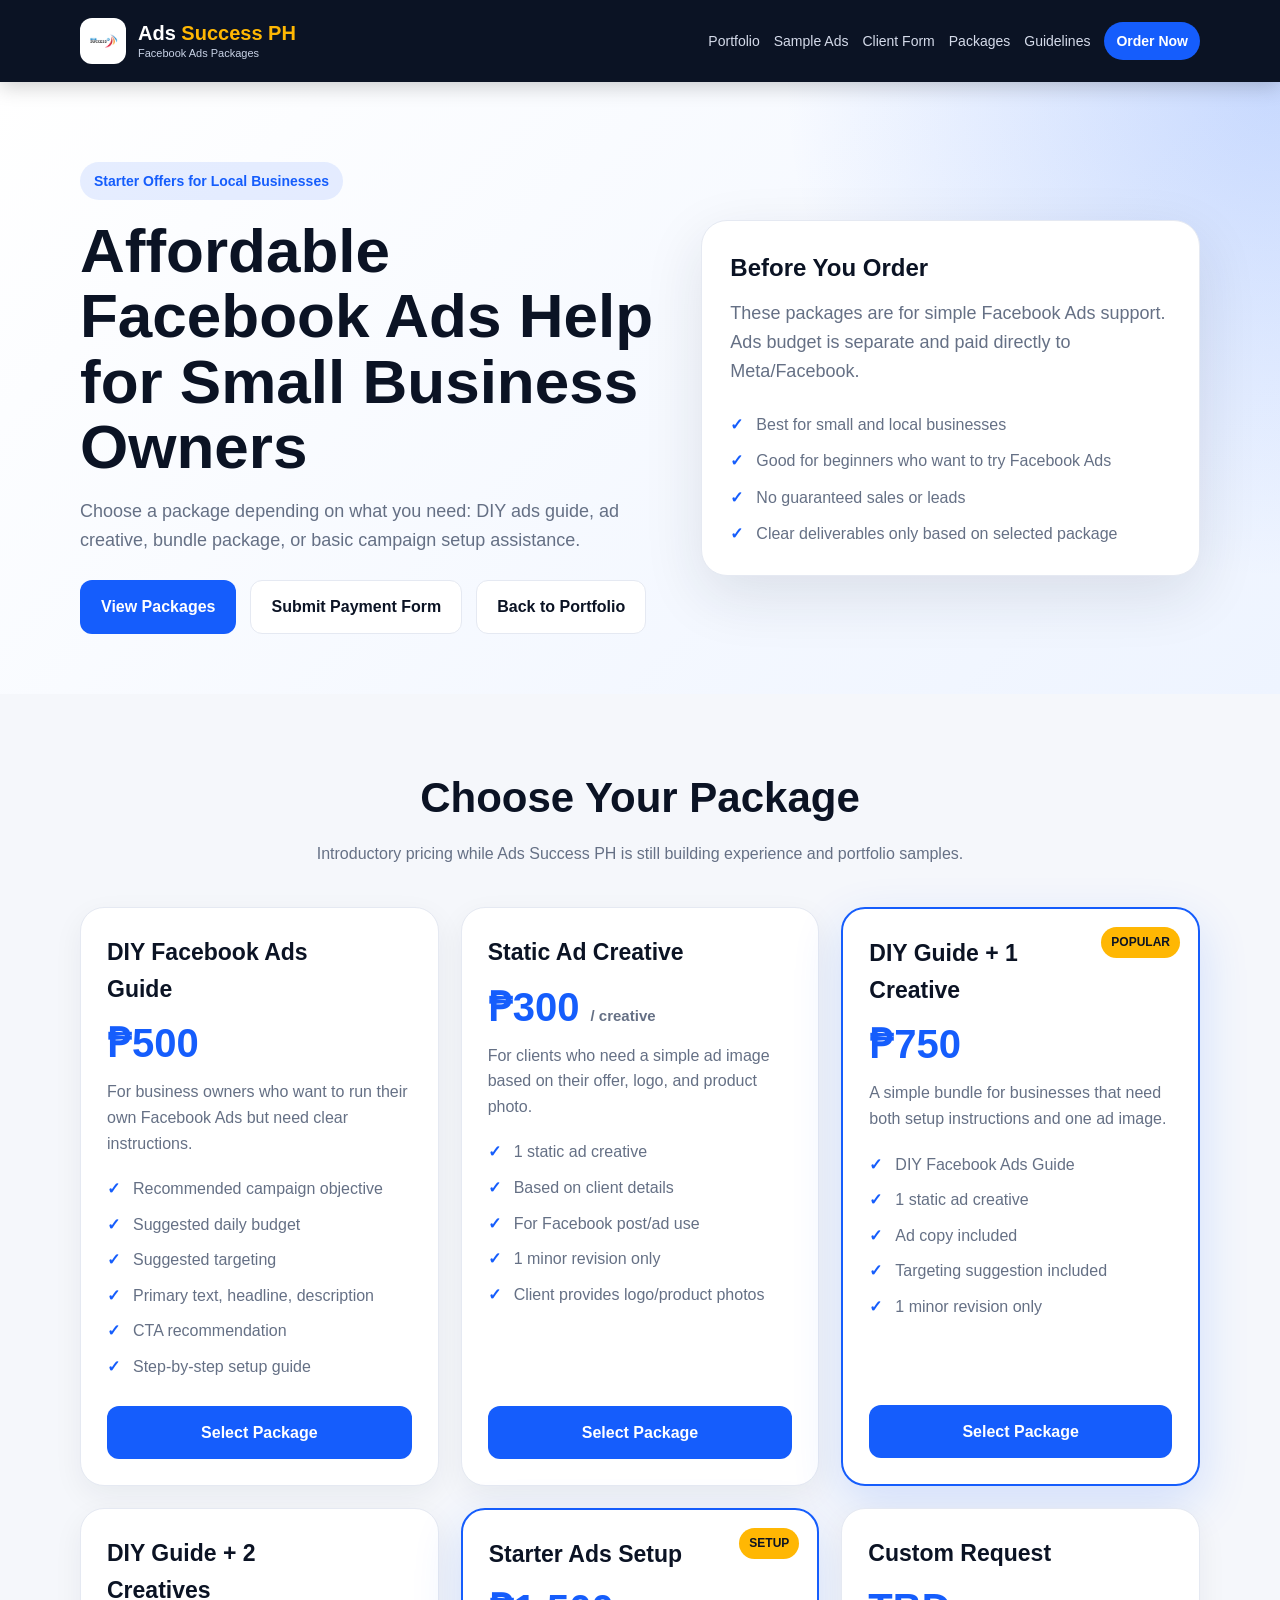
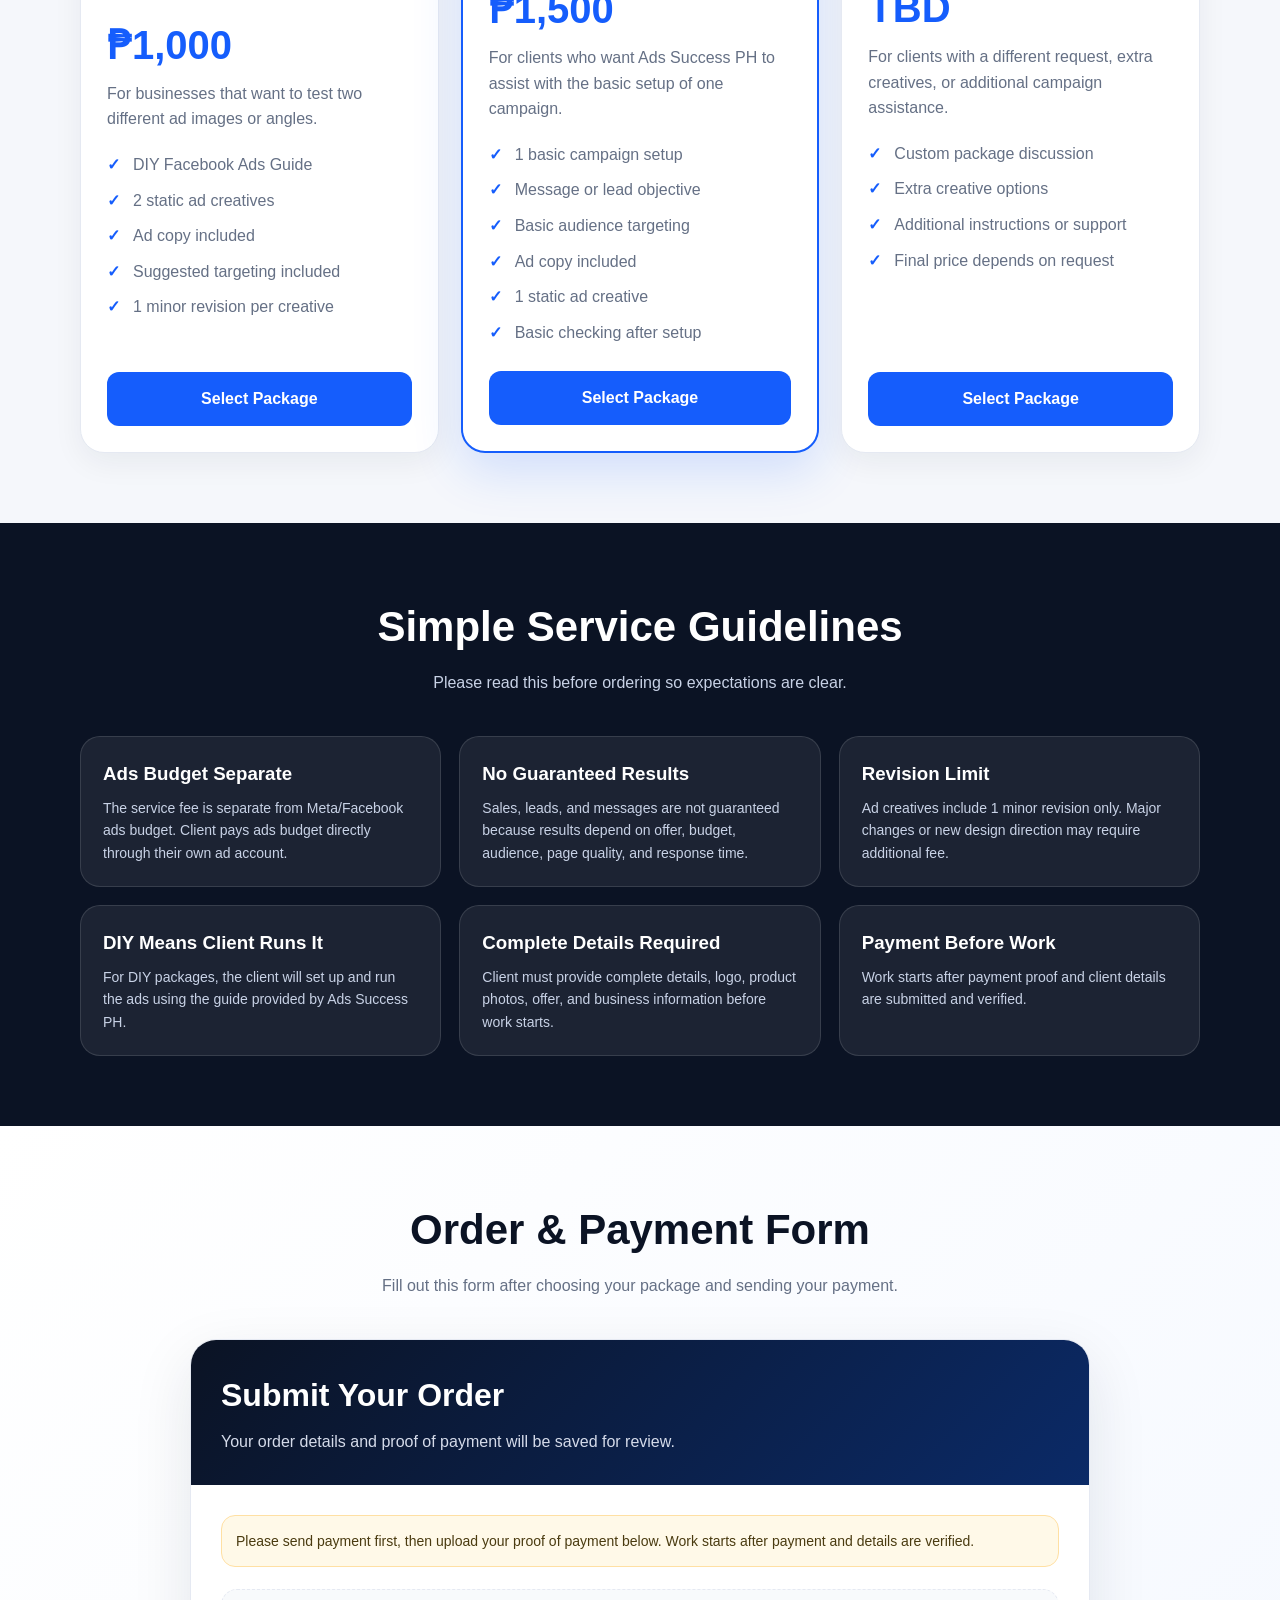
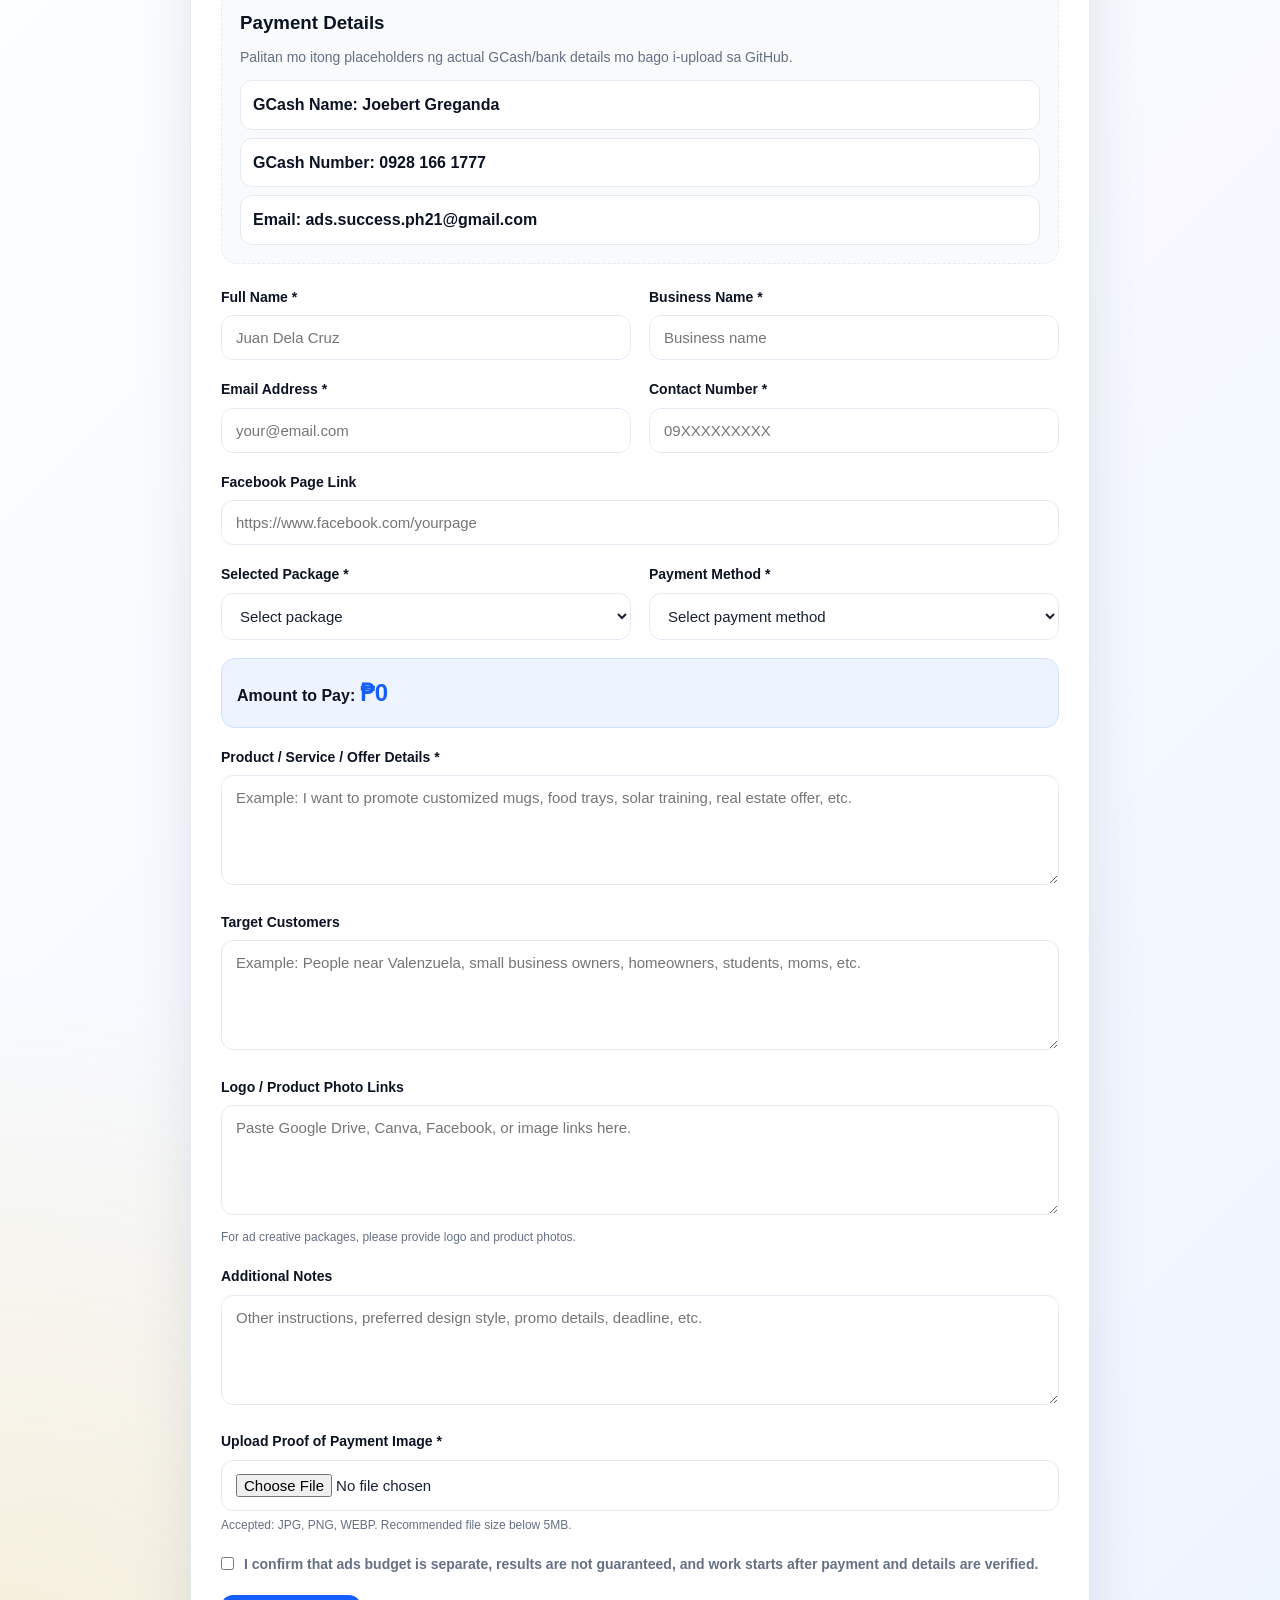
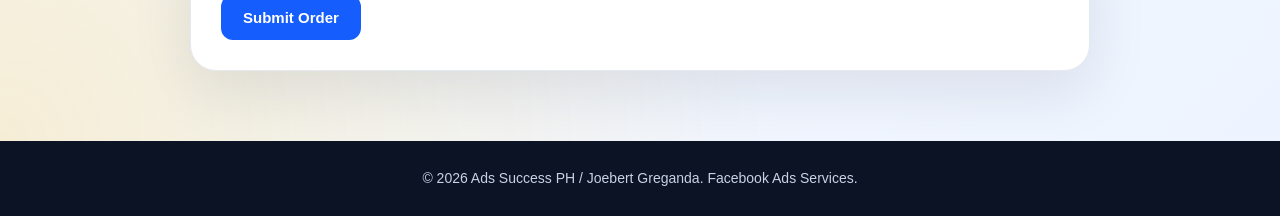
<file: packages.html>
<!DOCTYPE html>
<html lang="en">
<head>
  <meta charset="UTF-8" />
  <meta name="viewport" content="width=device-width, initial-scale=1.0" />
  <title>Ads Success PH | Facebook Ads Packages</title>
  <style>
    :root{--bg:#f5f7fb;--card:#fff;--primary:#155dfc;--primary-dark:#0f3fa8;--text:#172033;--muted:#657085;--border:#e5e9f2;--accent:#ffb703;--dark:#0b1324;--success:#16a34a;--danger:#dc2626;--soft-blue:#eef4ff}
    *{box-sizing:border-box;margin:0;padding:0}html{scroll-behavior:smooth}body{font-family:Arial,Helvetica,sans-serif;background:var(--bg);color:var(--text);line-height:1.6}a{text-decoration:none;color:inherit}.container{width:min(1120px,92%);margin:auto}
    header{background:var(--dark);color:#fff;padding:18px 0;position:sticky;top:0;z-index:20;box-shadow:0 4px 20px rgba(0,0,0,.2)}.nav{display:flex;align-items:center;justify-content:space-between;gap:18px;flex-wrap:wrap}.brand{display:flex;align-items:center;gap:12px}.brand-logo{width:46px;height:46px;border-radius:12px;object-fit:contain;background:#fff;padding:5px;border:2px solid rgba(255,255,255,.3)}.brand-text{font-size:20px;font-weight:900;line-height:1.1}.brand-text span{color:var(--accent)}.brand-text small{display:block;font-size:11px;color:#c8d2e6;font-weight:500;margin-top:3px}.nav-links{display:flex;align-items:center;justify-content:flex-end;flex-wrap:wrap;gap:14px;font-size:14px;color:#d5dbea}.nav-links a:hover{color:var(--accent)}.nav-links .nav-cta{background:var(--primary);color:#fff;padding:8px 12px;border-radius:999px;font-weight:900}.nav-links .nav-cta:hover{background:var(--primary-dark);color:#fff}
    .hero{background:radial-gradient(circle at top right,rgba(21,93,252,.20),transparent 35%),linear-gradient(135deg,#fff 0%,var(--soft-blue) 100%);padding:80px 0 60px}.hero-grid{display:grid;grid-template-columns:1.08fr .92fr;gap:36px;align-items:center}.badge{display:inline-block;background:rgba(21,93,252,.1);color:var(--primary);font-weight:800;padding:8px 14px;border-radius:999px;margin-bottom:18px;font-size:14px}h1{font-size:clamp(36px,6vw,62px);color:var(--dark);line-height:1.05;margin-bottom:18px}.hero p{color:var(--muted);font-size:18px;max-width:680px;margin-bottom:26px}.hero-actions{display:flex;gap:14px;flex-wrap:wrap}.btn{display:inline-block;padding:13px 20px;border-radius:12px;font-weight:800;transition:.2s ease;border:1px solid transparent;cursor:pointer;text-align:center}.btn-primary{background:var(--primary);color:#fff}.btn-primary:hover{background:var(--primary-dark);transform:translateY(-2px)}.btn-outline{background:#fff;color:var(--dark);border-color:var(--border)}.btn-outline:hover{color:var(--primary);border-color:var(--primary);transform:translateY(-2px)}.hero-card{background:#fff;border:1px solid var(--border);border-radius:26px;padding:28px;box-shadow:0 20px 60px rgba(23,32,51,.11)}.hero-card h3{color:var(--dark);margin-bottom:12px;font-size:24px}.hero-card ul{display:grid;gap:11px;margin-top:16px;color:var(--muted)}.hero-card li{list-style:none;position:relative;padding-left:26px}.hero-card li:before{content:"✓";position:absolute;left:0;color:var(--primary);font-weight:900}
    section{padding:70px 0}.section-title{text-align:center;margin-bottom:40px}.section-title h2{color:var(--dark);font-size:clamp(28px,4vw,42px);margin-bottom:10px}.section-title p{color:var(--muted);max-width:760px;margin:auto}.packages-grid{display:grid;grid-template-columns:repeat(3,1fr);gap:22px}.package-card{background:#fff;border:1px solid var(--border);border-radius:24px;padding:26px;box-shadow:0 10px 30px rgba(23,32,51,.06);display:flex;flex-direction:column;gap:16px;position:relative;overflow:hidden}.package-card.featured{border:2px solid var(--primary);box-shadow:0 18px 50px rgba(21,93,252,.16)}.ribbon{position:absolute;right:18px;top:18px;background:var(--accent);color:var(--dark);font-size:12px;font-weight:900;padding:6px 10px;border-radius:999px}.package-card h3{color:var(--dark);font-size:23px;padding-right:74px}.price{font-size:40px;line-height:1;color:var(--primary);font-weight:900}.price small{font-size:15px;color:var(--muted);font-weight:700}.package-card p{color:var(--muted)}.package-list{display:grid;gap:10px;margin:4px 0 10px}.package-list li{list-style:none;padding-left:26px;position:relative;color:var(--muted)}.package-list li:before{content:"✓";position:absolute;left:0;color:var(--primary);font-weight:900}.package-card .btn{margin-top:auto;width:100%}
    .terms{background:var(--dark);color:#fff}.terms .section-title h2{color:#fff}.terms .section-title p{color:#c8d2e6}.terms-grid{display:grid;grid-template-columns:repeat(3,1fr);gap:18px}.term-card{background:rgba(255,255,255,.07);border:1px solid rgba(255,255,255,.12);border-radius:20px;padding:22px}.term-card h3{color:#fff;margin-bottom:8px}.term-card p{color:#c8d2e6;font-size:14px}
    .order-section{background:radial-gradient(circle at bottom left,rgba(255,183,3,.16),transparent 30%),linear-gradient(135deg,#fff 0%,#eef4ff 100%)}.form-card{width:min(900px,100%);margin:auto;background:#fff;border:1px solid var(--border);border-radius:26px;box-shadow:0 20px 60px rgba(23,32,51,.10);overflow:hidden}.form-header{background:linear-gradient(135deg,var(--dark),#0b2a67);color:#fff;padding:30px}.form-header h2{font-size:32px;margin-bottom:8px}.form-header p{color:#d5dbea}form{padding:30px}.form-note{background:#fff9e8;border:1px solid #ffe0a3;padding:14px;border-radius:14px;color:#4a3b10;margin-bottom:22px;font-size:14px}.payment-box{background:#f8fafc;border:1px dashed var(--border);padding:18px;border-radius:16px;margin-bottom:22px}.payment-box h3{color:var(--dark);margin-bottom:8px}.payment-box p{color:var(--muted);font-size:14px}.payment-details{display:grid;gap:8px;margin-top:12px}.payment-detail{background:#fff;border:1px solid var(--border);border-radius:12px;padding:11px 12px;color:var(--dark);font-weight:700}.grid-2{display:grid;grid-template-columns:repeat(2,1fr);gap:18px}.field{margin-bottom:18px}label{display:block;color:var(--dark);font-weight:800;margin-bottom:7px;font-size:14px}input,select,textarea{width:100%;padding:13px 14px;border:1px solid var(--border);border-radius:12px;font-size:15px;outline:none;color:var(--text);background:#fff;transition:.2s ease;font-family:inherit}input:focus,select:focus,textarea:focus{border-color:var(--primary);box-shadow:0 0 0 4px rgba(21,93,252,.10)}textarea{min-height:110px;resize:vertical}.helper{color:var(--muted);display:block;margin-top:5px;font-size:12px}.total-box{background:#eef4ff;border:1px solid #cfe0ff;border-radius:14px;padding:15px;color:var(--dark);font-weight:900;margin-bottom:18px}.total-box span{color:var(--primary);font-size:24px}.checkbox-row{display:flex;gap:10px;align-items:flex-start;margin:12px 0 20px;color:var(--muted);font-size:14px}.checkbox-row input{width:auto;margin-top:4px}.hidden{display:none}.submit-row{display:flex;gap:14px;align-items:center;flex-wrap:wrap}button{border:none;background:var(--primary);color:#fff;padding:14px 22px;border-radius:12px;font-weight:900;font-size:15px;cursor:pointer;transition:.2s ease}button:hover{background:var(--primary-dark);transform:translateY(-2px)}button:disabled{opacity:.65;cursor:not-allowed;transform:none}.status{display:none;padding:12px 14px;border-radius:12px;font-weight:800;font-size:14px}.status.success{display:block;background:#ecfdf5;color:var(--success);border:1px solid #bbf7d0}.status.error{display:block;background:#fef2f2;color:var(--danger);border:1px solid #fecaca}footer{background:var(--dark);color:#c8d2e6;padding:26px 0;text-align:center;font-size:14px}@media(max-width:900px){.hero-grid,.packages-grid,.terms-grid,.grid-2{grid-template-columns:1fr}.nav{align-items:flex-start;flex-direction:column}.nav-links{display:flex;justify-content:flex-start;width:100%;gap:10px}.nav-links a{font-size:13px}.hero{padding:58px 0 48px}section{padding:54px 0}.form-header,form{padding:24px}}
  
    /* ===== Responsive Improvements: Tablet + Mobile ===== */
    img {
      max-width: 100%;
      height: auto;
    }

    .btn {
      white-space: normal;
    }

    @media (max-width: 1100px) {
      .container {
        width: min(960px, 94%);
      }

      .nav {
        align-items: flex-start;
        flex-wrap: wrap;
      }

      .nav-links {
        justify-content: flex-start;
        flex-wrap: wrap;
        gap: 10px;
      }

      .hero-grid,
      .grid-2 {
        grid-template-columns: 1fr;
      }

      .grid-3,
      .packages-grid,
      .terms-grid {
        grid-template-columns: repeat(2, minmax(0, 1fr));
      }
    }

    @media (max-width: 768px) {
      body {
        overflow-x: hidden;
      }

      header {
        position: relative;
        padding: 16px 0;
      }

      .nav {
        flex-direction: column;
        align-items: flex-start;
        gap: 14px;
      }

      .brand,
      .brand-text,
      .logo {
        max-width: 100%;
      }

      .brand-logo {
        width: 42px;
        height: 42px;
        flex: 0 0 auto;
      }

      .nav-links {
        width: 100%;
        display: flex;
        overflow-x: auto;
        flex-wrap: nowrap;
        gap: 8px;
        padding-bottom: 4px;
        -webkit-overflow-scrolling: touch;
      }

      .nav-links a {
        flex: 0 0 auto;
        font-size: 13px;
        background: rgba(255,255,255,0.08);
        padding: 8px 10px;
        border-radius: 999px;
      }

      .nav-links .nav-cta {
        padding: 8px 10px;
      }

      .hero {
        padding: 48px 0 42px;
      }

      h1 {
        font-size: clamp(32px, 10vw, 44px);
      }

      .hero p {
        font-size: 16px;
      }

      section {
        padding: 48px 0;
      }

      .hero-actions,
      .contact-links {
        flex-direction: column;
        align-items: stretch;
      }

      .btn,
      button {
        width: 100%;
        text-align: center;
      }

      .hero-card,
      .card,
      .case-box,
      .offer-card,
      .contact-box,
      .form-cta-box,
      .package-card,
      .term-card,
      .form-card {
        border-radius: 18px;
      }

      .hero-card,
      .card,
      .case-box,
      .offer-card,
      .contact-box,
      .form-cta-box,
      .package-card {
        padding: 22px;
      }

      .profile-area {
        flex-direction: column;
        align-items: flex-start;
      }

      .profile-photo {
        width: 96px;
        height: 96px;
      }

      .grid-3,
      .grid-2,
      .packages-grid,
      .terms-grid,
      .ad-gallery {
        grid-template-columns: 1fr;
      }

      .ad-card img {
        aspect-ratio: 4 / 5;
        object-fit: cover;
      }

      .price {
        font-size: 34px;
      }

      .section-title {
        margin-bottom: 28px;
      }

      .section-title h2 {
        font-size: clamp(26px, 8vw, 34px);
      }

      form {
        padding: 22px;
      }

      .form-header {
        padding: 24px;
      }

      input,
      select,
      textarea {
        font-size: 16px;
      }

      .submit-row,
      .submit-area {
        flex-direction: column;
        align-items: stretch;
      }
    }

    @media (max-width: 480px) {
      .container {
        width: 92%;
      }

      .brand-text,
      .logo {
        font-size: 17px;
      }

      .brand-text small,
      .logo small {
        font-size: 10px;
      }

      .badge {
        font-size: 12px;
      }

      .hero {
        padding: 38px 0 34px;
      }

      h1 {
        font-size: 31px;
      }

      .hero p,
      .section-title p,
      .card p,
      .package-card p,
      .contact-box p,
      .form-cta-box p {
        font-size: 15px;
      }

      .hero-card,
      .card,
      .case-box,
      .offer-card,
      .contact-box,
      .form-cta-box,
      .package-card {
        padding: 18px;
      }

      .form-card {
        padding: 0;
      }

      .form-header,
      form {
        padding: 20px;
      }

      .ad-content {
        padding: 14px;
      }

      .list li,
      .package-list li,
      .hero-card li {
        padding-left: 22px;
      }

      footer {
        font-size: 13px;
      }
    }

  </style>
</head>
<body>
  <header><div class="container nav"><a href="index.html" class="brand"><img class="brand-logo" src="Ads Success PH.png" alt="Ads Success PH Logo"><div class="brand-text">Ads <span>Success PH</span><small>Facebook Ads Packages</small></div></a><nav class="nav-links"><a href="index.html">Portfolio</a><a href="index.html#sample-ads">Sample Ads</a><a href="client-intake-form.html">Client Form</a><a href="#packages">Packages</a><a href="#guidelines">Guidelines</a><a class="nav-cta" href="#order-form">Order Now</a></nav></div></header>
  <main>
    <section class="hero"><div class="container hero-grid"><div><span class="badge">Starter Offers for Local Businesses</span><h1>Affordable Facebook Ads Help for Small Business Owners</h1><p>Choose a package depending on what you need: DIY ads guide, ad creative, bundle package, or basic campaign setup assistance.</p><div class="hero-actions"><a class="btn btn-primary" href="#packages">View Packages</a><a class="btn btn-outline" href="#order-form">Submit Payment Form</a><a class="btn btn-outline" href="index.html">Back to Portfolio</a></div></div><div class="hero-card"><h3>Before You Order</h3><p>These packages are for simple Facebook Ads support. Ads budget is separate and paid directly to Meta/Facebook.</p><ul><li>Best for small and local businesses</li><li>Good for beginners who want to try Facebook Ads</li><li>No guaranteed sales or leads</li><li>Clear deliverables only based on selected package</li></ul></div></div></section>
    <section id="packages"><div class="container"><div class="section-title"><h2>Choose Your Package</h2><p>Introductory pricing while Ads Success PH is still building experience and portfolio samples.</p></div><div class="packages-grid">
      <div class="package-card"><h3>DIY Facebook Ads Guide</h3><div class="price">₱500</div><p>For business owners who want to run their own Facebook Ads but need clear instructions.</p><ul class="package-list"><li>Recommended campaign objective</li><li>Suggested daily budget</li><li>Suggested targeting</li><li>Primary text, headline, description</li><li>CTA recommendation</li><li>Step-by-step setup guide</li></ul><a class="btn btn-primary" href="#order-form" onclick="selectPackage('DIY Facebook Ads Guide','500')">Select Package</a></div>
      <div class="package-card"><h3>Static Ad Creative</h3><div class="price">₱300 <small>/ creative</small></div><p>For clients who need a simple ad image based on their offer, logo, and product photo.</p><ul class="package-list"><li>1 static ad creative</li><li>Based on client details</li><li>For Facebook post/ad use</li><li>1 minor revision only</li><li>Client provides logo/product photos</li></ul><a class="btn btn-primary" href="#order-form" onclick="selectPackage('Static Ad Creative','300')">Select Package</a></div>
      <div class="package-card featured"><span class="ribbon">POPULAR</span><h3>DIY Guide + 1 Creative</h3><div class="price">₱750</div><p>A simple bundle for businesses that need both setup instructions and one ad image.</p><ul class="package-list"><li>DIY Facebook Ads Guide</li><li>1 static ad creative</li><li>Ad copy included</li><li>Targeting suggestion included</li><li>1 minor revision only</li></ul><a class="btn btn-primary" href="#order-form" onclick="selectPackage('DIY Guide + 1 Ad Creative','750')">Select Package</a></div>
      <div class="package-card"><h3>DIY Guide + 2 Creatives</h3><div class="price">₱1,000</div><p>For businesses that want to test two different ad images or angles.</p><ul class="package-list"><li>DIY Facebook Ads Guide</li><li>2 static ad creatives</li><li>Ad copy included</li><li>Suggested targeting included</li><li>1 minor revision per creative</li></ul><a class="btn btn-primary" href="#order-form" onclick="selectPackage('DIY Guide + 2 Ad Creatives','1000')">Select Package</a></div>
      <div class="package-card featured"><span class="ribbon">SETUP</span><h3>Starter Ads Setup</h3><div class="price">₱1,500</div><p>For clients who want Ads Success PH to assist with the basic setup of one campaign.</p><ul class="package-list"><li>1 basic campaign setup</li><li>Message or lead objective</li><li>Basic audience targeting</li><li>Ad copy included</li><li>1 static ad creative</li><li>Basic checking after setup</li></ul><a class="btn btn-primary" href="#order-form" onclick="selectPackage('Starter Facebook Ads Setup','1500')">Select Package</a></div>
      <div class="package-card"><h3>Custom Request</h3><div class="price">TBD</div><p>For clients with a different request, extra creatives, or additional campaign assistance.</p><ul class="package-list"><li>Custom package discussion</li><li>Extra creative options</li><li>Additional instructions or support</li><li>Final price depends on request</li></ul><a class="btn btn-primary" href="#order-form" onclick="selectPackage('Custom Request','TBD')">Select Package</a></div>
    </div></div></section>
    <section id="guidelines" class="terms"><div class="container"><div class="section-title"><h2>Simple Service Guidelines</h2><p>Please read this before ordering so expectations are clear.</p></div><div class="terms-grid"><div class="term-card"><h3>Ads Budget Separate</h3><p>The service fee is separate from Meta/Facebook ads budget. Client pays ads budget directly through their own ad account.</p></div><div class="term-card"><h3>No Guaranteed Results</h3><p>Sales, leads, and messages are not guaranteed because results depend on offer, budget, audience, page quality, and response time.</p></div><div class="term-card"><h3>Revision Limit</h3><p>Ad creatives include 1 minor revision only. Major changes or new design direction may require additional fee.</p></div><div class="term-card"><h3>DIY Means Client Runs It</h3><p>For DIY packages, the client will set up and run the ads using the guide provided by Ads Success PH.</p></div><div class="term-card"><h3>Complete Details Required</h3><p>Client must provide complete details, logo, product photos, offer, and business information before work starts.</p></div><div class="term-card"><h3>Payment Before Work</h3><p>Work starts after payment proof and client details are submitted and verified.</p></div></div></div></section>
    <section id="order-form" class="order-section"><div class="container"><div class="section-title"><h2>Order & Payment Form</h2><p>Fill out this form after choosing your package and sending your payment.</p></div><div class="form-card"><div class="form-header"><h2>Submit Your Order</h2><p>Your order details and proof of payment will be saved for review.</p></div><form id="paymentForm" method="POST" target="hidden_iframe"><div class="form-note">Please send payment first, then upload your proof of payment below. Work starts after payment and details are verified.</div><div class="payment-box"><h3>Payment Details</h3><p>Palitan mo itong placeholders ng actual GCash/bank details mo bago i-upload sa GitHub.</p><div class="payment-details"><div class="payment-detail">GCash Name: Joebert Greganda</div><div class="payment-detail">GCash Number: 0928 166 1777</div><div class="payment-detail">Email: ads.success.ph21@gmail.com</div></div></div>
      <div class="grid-2"><div class="field"><label for="fullName">Full Name *</label><input type="text" id="fullName" name="fullName" placeholder="Juan Dela Cruz" required></div><div class="field"><label for="businessName">Business Name *</label><input type="text" id="businessName" name="businessName" placeholder="Business name" required></div></div><div class="grid-2"><div class="field"><label for="email">Email Address *</label><input type="email" id="email" name="email" placeholder="your@email.com" required></div><div class="field"><label for="contactNumber">Contact Number *</label><input type="text" id="contactNumber" name="contactNumber" placeholder="09XXXXXXXXX" required></div></div><div class="field"><label for="facebookPage">Facebook Page Link</label><input type="url" id="facebookPage" name="facebookPage" placeholder="https://www.facebook.com/yourpage"></div><div class="grid-2"><div class="field"><label for="selectedPackage">Selected Package *</label><select id="selectedPackage" name="selectedPackage" required><option value="">Select package</option><option value="DIY Facebook Ads Guide" data-price="500">DIY Facebook Ads Guide — ₱500</option><option value="Static Ad Creative" data-price="300">Static Ad Creative — ₱300</option><option value="DIY Guide + 1 Ad Creative" data-price="750">DIY Guide + 1 Ad Creative — ₱750</option><option value="DIY Guide + 2 Ad Creatives" data-price="1000">DIY Guide + 2 Ad Creatives — ₱1,000</option><option value="Starter Facebook Ads Setup" data-price="1500">Starter Facebook Ads Setup — ₱1,500</option><option value="Custom Request" data-price="TBD">Custom Request — TBD</option></select></div><div class="field"><label for="paymentMethod">Payment Method *</label><select id="paymentMethod" name="paymentMethod" required><option value="">Select payment method</option><option value="GCash">GCash</option><option value="Bank Transfer">Bank Transfer</option><option value="Maya">Maya</option><option value="Other">Other</option></select></div></div><div class="total-box">Amount to Pay: <span id="amountDisplay">₱0</span></div><input type="hidden" id="amount" name="amount" value=""><div class="field"><label for="offerDetails">Product / Service / Offer Details *</label><textarea id="offerDetails" name="offerDetails" placeholder="Example: I want to promote customized mugs, food trays, solar training, real estate offer, etc." required></textarea></div><div class="field"><label for="targetCustomers">Target Customers</label><textarea id="targetCustomers" name="targetCustomers" placeholder="Example: People near Valenzuela, small business owners, homeowners, students, moms, etc."></textarea></div><div class="field"><label for="assetLinks">Logo / Product Photo Links</label><textarea id="assetLinks" name="assetLinks" placeholder="Paste Google Drive, Canva, Facebook, or image links here."></textarea><span class="helper">For ad creative packages, please provide logo and product photos.</span></div><div class="field"><label for="notes">Additional Notes</label><textarea id="notes" name="notes" placeholder="Other instructions, preferred design style, promo details, deadline, etc."></textarea></div><div class="field"><label for="proofFile">Upload Proof of Payment Image *</label><input type="file" id="proofFile" name="proofFile" accept="image/png, image/jpeg, image/jpg, image/webp" required><span class="helper">Accepted: JPG, PNG, WEBP. Recommended file size below 5MB.</span></div><input type="hidden" id="proofBase64" name="proofBase64"><input type="hidden" id="proofFileName" name="proofFileName"><input type="hidden" id="proofMimeType" name="proofMimeType"><div class="hidden"><label for="website">Website</label><input type="text" id="website" name="website"></div><label class="checkbox-row"><input type="checkbox" id="agreeTerms" required><span>I confirm that ads budget is separate, results are not guaranteed, and work starts after payment and details are verified.</span></label><div class="submit-row"><button type="submit" id="submitBtn">Submit Order</button><div id="statusBox" class="status"></div></div></form><iframe name="hidden_iframe" id="hidden_iframe" style="display:none;"></iframe></div></div></section>
  </main><footer>© 2026 Ads Success PH / Joebert Greganda. Facebook Ads Services.</footer>
  <script>
    const SCRIPT_URL = "https://script.google.com/macros/s/AKfycbzEgBR-Q3ymmDavbEr-bTuPQ8tFSXVtzlaXwICWFrR6Cecjv0SD6fbVz0WyHTKy3n2rQw/exec";
    const packageSelect=document.getElementById("selectedPackage"),amountInput=document.getElementById("amount"),amountDisplay=document.getElementById("amountDisplay"),form=document.getElementById("paymentForm"),proofFile=document.getElementById("proofFile"),proofBase64=document.getElementById("proofBase64"),proofFileName=document.getElementById("proofFileName"),proofMimeType=document.getElementById("proofMimeType"),statusBox=document.getElementById("statusBox"),submitBtn=document.getElementById("submitBtn");
    function formatAmount(v){if(!v||v==="TBD")return "TBD";return "₱"+Number(v).toLocaleString("en-PH")}function updateAmount(){const s=packageSelect.options[packageSelect.selectedIndex];const p=s?s.getAttribute("data-price"):"";amountInput.value=p||"";amountDisplay.textContent=formatAmount(p)}function selectPackage(n,p){for(let i=0;i<packageSelect.options.length;i++){if(packageSelect.options[i].value===n){packageSelect.selectedIndex=i;break}}amountInput.value=p;amountDisplay.textContent=formatAmount(p);document.getElementById("order-form").scrollIntoView({behavior:"smooth"})}
    packageSelect.addEventListener("change",updateAmount);proofFile.addEventListener("change",function(){const file=proofFile.files[0];if(!file)return;if(file.size>5*1024*1024){statusBox.className="status error";statusBox.textContent="Proof image is too large. Please upload an image below 5MB.";proofFile.value="";return}const reader=new FileReader();reader.onload=function(event){const result=event.target.result;proofBase64.value=result.split(",")[1];proofFileName.value=file.name;proofMimeType.value=file.type};reader.readAsDataURL(file)});form.addEventListener("submit",function(event){if(SCRIPT_URL==="PASTE_YOUR_GOOGLE_APPS_SCRIPT_WEB_APP_URL_HERE"){event.preventDefault();statusBox.className="status error";statusBox.textContent="Please add your Google Apps Script Web App URL first.";return}if(!proofBase64.value){event.preventDefault();statusBox.className="status error";statusBox.textContent="Please wait for the proof image to finish loading, then submit again.";return}form.action=SCRIPT_URL;submitBtn.disabled=true;submitBtn.textContent="Submitting...";statusBox.className="status";statusBox.textContent="";setTimeout(function(){statusBox.className="status success";statusBox.textContent="Order submitted! Please wait for confirmation.";form.reset();amountInput.value="";amountDisplay.textContent="₱0";proofBase64.value="";proofFileName.value="";proofMimeType.value="";submitBtn.disabled=false;submitBtn.textContent="Submit Order"},1600)});
  </script>
</body>
</html>
</file>
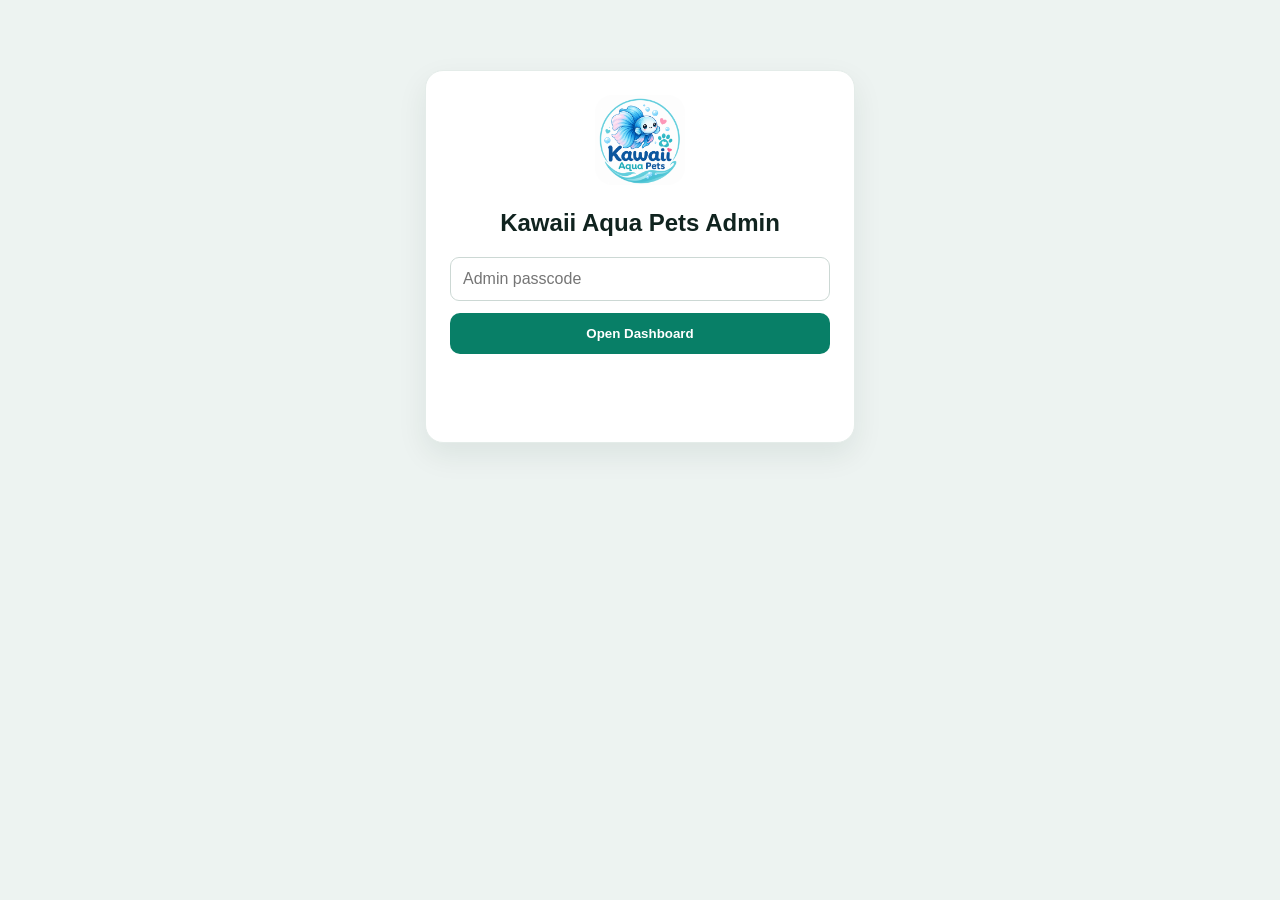
<file: Aquatic-pet-store/admin.html>
<!doctype html>
<html lang="en">
<head>
  <meta charset="utf-8">
  <meta name="viewport" content="width=device-width,initial-scale=1">
  <title>Kawaii Aqua Pets Admin</title>
  <link rel="stylesheet" href="app.css">
</head>
<body class="admin">
<main class="wrap">
  <section id="login" class="panel login">
    <img id="adminLoginLogo" src="assets/logo.png" alt="Kawaii Aqua Pets logo">
    <h1>Kawaii Aqua Pets Admin</h1>
    <form id="loginForm">
      <input id="pass" type="password" placeholder="Admin passcode" required>
      <button class="btn">Open Dashboard</button>
      <p id="loginMsg"></p>
    </form>
  </section>

  <section id="dash" class="hide">
    <div class="top">
      <div class="adminBrand">
        <img id="adminTopLogo" src="assets/logo.png" alt="Store logo">
        <div><h1 id="adminStoreName">Kawaii Aqua Pets</h1><small>Admin Dashboard</small></div>
      </div>
      <div class="adminTopActions">
        <div class="adminRefreshMeta">
          <span>Auto refresh: every 15 seconds</span>
          <small id="lastRefreshText">Waiting for first update...</small>
        </div>
        <button type="button" class="btn secondary refreshDataBtn" id="refreshDataBtn">↻ Refresh Data</button>
        <a href="index.html" target="_blank" class="btn secondary">View Store</a>
      </div>
    </div>

    <nav class="tabs">
      <button data-tab="settings">Settings</button>
      <button data-tab="categories">Categories</button>
      <button data-tab="products">Products</button>
      <button data-tab="orders">Orders <span id="newOrdersBadge" class="newDataBadge hide">0</span></button>
      <button data-tab="reviews">Reviews <span id="newReviewsBadge" class="newDataBadge hide">0</span></button>
    </nav>

    <section id="settings" class="panel tabPanel">
      <h2>Website Settings</h2>
      <form id="settingsForm">
        <div class="imagePreviewWrap"><img id="logoPreview" src="assets/logo.png" alt="Logo preview"></div>
        <input name="siteName" placeholder="Website name">
        <input name="tagline" placeholder="Tagline">

        <div class="settingsDivider">
          <h3>Payment Settings</h3>
          <p class="muted">Customers can choose GCash or UnionBank and download the QR if they only have one phone. QR uploads are saved without image recompression.</p>
        </div>

        <div class="paymentAdminGrid">
          <div class="paymentAdminCard">
            <h3>GCash</h3>
            <div class="paymentQrPreview"><img id="gcashQrPreview" src="assets/gcash-qr.jpg" alt="GCash QR preview"></div>
            <input name="gcashName" placeholder="GCash account name">
            <input name="gcashNumber" placeholder="GCash mobile / account hint (optional)">
            <label>New GCash QR <span class="optional">(leave blank to keep current)</span>
              <input name="gcashQrFile" type="file" accept="image/*">
            </label>
          </div>

          <div class="paymentAdminCard">
            <h3>UnionBank</h3>
            <div class="paymentQrPreview"><img id="unionBankQrPreview" src="assets/unionbank-qr.jpeg" alt="UnionBank QR preview"></div>
            <input name="unionBankName" placeholder="UnionBank account name">
            <input name="unionBankAccountHint" placeholder="Account hint, e.g. **** **** 6628">
            <label>New UnionBank QR <span class="optional">(leave blank to keep current)</span>
              <input name="unionBankQrFile" type="file" accept="image/*">
            </label>
          </div>
        </div>

        <textarea name="paymentNote" placeholder="Payment instruction"></textarea>

        <div class="settingsDivider">
          <h3>Delivery Settings</h3>
          <p class="muted">The Lalamove form link is shown to customers who select Lalamove.</p>
        </div>

        <label>Lalamove delivery form URL
          <input name="lalamoveFormUrl" type="url" placeholder="https://delivery.lalamove.com/forms/...">
        </label>

        <div class="settingsDivider">
          <h3>Sender Details for LBC Print View</h3>
          <p class="muted">These are shown when you print LBC shipping details from an order.</p>
        </div>

        <input name="senderName" placeholder="Sender full name">
        <input name="senderMobile" placeholder="Sender mobile number">
        <textarea name="senderAddress" placeholder="Sender / return address"></textarea>

        <div class="settingsDivider">
          <h3>Social Media & Seller Chat</h3>
          <p class="muted">Leave a field blank to hide that social button on the customer website. The Facebook link is also used by the Chat to Seller and order-to-seller buttons.</p>
        </div>

        <label>Facebook Page URL
          <input name="facebookPageUrl" type="url" placeholder="https://www.facebook.com/yourpage">
        </label>

        <label>TikTok URL
          <input name="tiktokUrl" type="url" placeholder="https://www.tiktok.com/@yourusername">
        </label>

        <label>YouTube Channel URL
          <input name="youtubeUrl" type="url" placeholder="https://www.youtube.com/@yourchannel">
        </label>

        <label>New logo <span class="optional">(leave blank to keep current)</span>
          <input name="logoFile" type="file" accept="image/*">
        </label>
        <button class="btn">Save Settings</button>
        <p id="settingsMsg"></p>
      </form>
    </section>

    <section id="categories" class="panel tabPanel hide">
      <h2>Categories</h2>
      <form id="catForm">
        <input type="hidden" name="id">
        <input name="name" placeholder="Category name" required>
        <button class="btn">Save Category</button>
      </form>
      <div id="catList"></div>
    </section>

    <section id="products" class="panel tabPanel hide">
      <h2>Products</h2>
      <form id="prodForm">
        <input type="hidden" name="id">
        <div class="imagePreviewWrap productPreview"><img id="productPreview" src="assets/logo.png" alt="Product image preview"></div>
        <input name="name" placeholder="Product name" required>
        <select name="categoryId" required></select>
        <input name="price" type="number" min="0" step="0.01" placeholder="Price" required>
        <input name="stock" type="number" min="0" step="1" placeholder="Stock" value="1" required>
        <textarea name="description" placeholder="Description"></textarea>
        <label>Product image <span class="optional">(leave blank when editing to keep current)</span>
          <input name="imageFile" type="file" accept="image/*">
        </label>
        <label class="checkLabel"><input name="active" type="checkbox" checked> Show on store</label>
        <div class="actions">
          <button class="btn" type="submit">Save Product</button>
          <button class="btn secondary" type="button" id="cancelProductEdit">Clear Form</button>
        </div>
        <p id="prodMsg"></p>
      </form>
      <div id="prodList" class="grid"></div>
    </section>

    <section id="orders" class="panel tabPanel hide">
      <div class="ordersHead">
        <div>
          <h2>Orders</h2>
          <p class="muted">Approve payment to deduct stock and email the receipt. Then update the order through Preparing, Ready, Shipped, and Completed. Save the LBC tracking number or Lalamove share link before marking the order Shipped so the customer can see it in Track Order and receive it in the shipping email.</p>
        </div>
      </div>
      <div class="tableWrap">
        <table>
          <thead>
            <tr>
              <th>Date</th>
              <th>Customer</th>
              <th>Delivery</th>
              <th>Order</th>
              <th>Total</th>
              <th>Payment</th>
              <th>Status</th>
              <th>Shipping Details</th>
            </tr>
          </thead>
          <tbody id="ordersBody"></tbody>
        </table>
      </div>
    </section>

    <section id="reviews" class="panel tabPanel hide">
      <div class="reviewAdminHead">
        <div>
          <h2>Customer Reviews</h2>
          <p>Customer review photos use the same permanent Google Drive image system.</p>
        </div>
      </div>
      <div id="adminReviewsGrid" class="adminReviewsGrid"></div>
    </section>
  </section>
</main>

<div id="adminDataToast" class="adminDataToast" role="status" aria-live="polite">
  <div class="adminDataToastIcon">↻</div>
  <div class="adminDataToastCopy">
    <b id="adminDataToastTitle">Data refreshed</b>
    <span id="adminDataToastText">Admin data is up to date.</span>
  </div>
  <button type="button" id="closeAdminDataToast" aria-label="Close notification">×</button>
</div>

<dialog id="deliveryDlg" class="deliveryAdminDialog">
  <div class="deliveryAdminContent">
    <button type="button" id="closeDeliveryDlg" class="x">×</button>
    <h2 id="deliveryDlgTitle">Shipping Details</h2>
    <div id="deliveryDetailContent"></div>

    <section id="trackingAdminPanel" class="trackingAdminPanel">
      <div>
        <h3>Customer Order Tracking</h3>
        <p id="trackingAdminHelp" class="muted"></p>
      </div>
      <label id="trackingNumberLabel">Tracking number
        <input id="trackingNumberInput" autocomplete="off">
      </label>
      <label id="trackingUrlLabel">Tracking / share link <span class="optional">(optional)</span>
        <input id="trackingUrlInput" type="url" placeholder="https://...">
      </label>
      <button type="button" class="btn" id="saveTrackingBtn">Save Tracking Details</button>
      <p id="trackingSaveMsg"></p>
    </section>

    <div class="actions deliveryDialogActions">
      <button type="button" class="btn secondary" id="copyDeliveryBtn">Copy Details</button>
      <button type="button" class="btn" id="printDeliveryBtn">Print LBC Details</button>
    </div>
    <p id="deliveryActionMsg"></p>
  </div>
</dialog>

<script src="config.js"></script>
<script src="admin.js"></script>
</body>
</html>
</file>
<file: Aquatic-pet-store/app.css>
*{box-sizing:border-box}body{margin:0;font-family:Arial,sans-serif;background:#f5f8f7;color:#10231f}.wrap{width:min(1100px,calc(100% - 32px));margin:auto}header{position:sticky;top:0;background:#fff;border-bottom:1px solid #dce7e3;z-index:10}.nav{height:74px;display:flex;justify-content:space-between;align-items:center}.brand{display:flex;gap:12px;align-items:center}.brand img{width:52px;height:52px;border-radius:12px;object-fit:cover}.brand div{display:grid}.brand small{color:#65756f}.hero{background:linear-gradient(135deg,#e8f5f1,#fff);padding:60px 0}.heroGrid{display:grid;grid-template-columns:1fr 1fr;gap:40px;align-items:center}.hero h1{font-size:56px;line-height:1;margin:10px 0}.hero p{font-size:18px;color:#65756f}.hero img{width:100%;height:430px;object-fit:cover;border-radius:24px}.btn,#cartBtn{border:0;border-radius:10px;background:#087f67;color:#fff;padding:13px 18px;font-weight:bold;text-decoration:none;cursor:pointer}.btn:disabled{background:#9aaba5;cursor:not-allowed}.secondary{background:#dfeae6;color:#10231f}.sectionHead{display:flex;justify-content:space-between;align-items:center;margin:55px 0 24px}.grid{display:grid;grid-template-columns:repeat(3,1fr);gap:20px}.card,.panel{background:#fff;border:1px solid #e4ece9;border-radius:18px;overflow:hidden;box-shadow:0 12px 30px rgba(10,50,40,.08)}.card img{width:100%;height:260px;object-fit:cover}.card>div{padding:16px}.row{display:flex;justify-content:space-between;align-items:center;gap:10px}.features{background:#0d2a24;color:#fff;margin-top:60px;padding:26px}.feat{display:grid;grid-template-columns:repeat(3,1fr);gap:20px}.feat div{display:grid}.feat small{color:#bad0c9}.overlay{position:fixed;inset:0;background:#0008;z-index:20}.hide{display:none!important}.cart{position:fixed;right:-430px;top:0;width:min(420px,100%);height:100vh;background:#fff;z-index:30;transition:.25s;display:flex;flex-direction:column}.cart.open{right:0}.cartHead,.cartFoot{padding:18px;border-bottom:1px solid #ddd}.cartHead{display:flex;justify-content:space-between}.cartHead button{border:0;background:none;font-size:28px}.cartFoot{margin-top:auto;border-top:1px solid #ddd}.cartFoot div{display:flex;justify-content:space-between;margin-bottom:14px}.cartItem{display:grid;grid-template-columns:70px 1fr auto;gap:10px;padding:12px 18px;border-bottom:1px solid #eee}.cartItem img{width:70px;height:70px;object-fit:cover;border-radius:10px}dialog{border:0;border-radius:18px;width:min(650px,calc(100% - 24px));padding:0}dialog form{padding:26px;display:grid;gap:12px;position:relative}.x{position:absolute;right:12px;top:8px;border:0;background:none;font-size:28px}input,textarea,select{width:100%;padding:12px;border:1px solid #ccd8d4;border-radius:9px;font:inherit}.gcash{padding:16px;background:#eef9f5;border:1px dashed #087f67;border-radius:12px;display:grid;gap:4px}.admin{background:#edf3f1}.login{width:min(430px,100%);margin:70px auto;padding:24px;text-align:center}.login img{width:90px;height:90px;object-fit:cover;border-radius:18px}.login form,.panel form{display:grid;gap:12px}.top{display:flex;justify-content:space-between;align-items:center}.tabs{display:flex;gap:8px;margin:20px 0;flex-wrap:wrap}.tabs button{padding:11px 15px;border:0;border-radius:9px;cursor:pointer}.tabPanel{padding:22px}.admin .grid{margin-top:22px}.prodAdmin{padding:0}.actions{display:flex;gap:8px}.actions button{border:0;padding:8px;border-radius:8px;cursor:pointer}.tableWrap{overflow:auto}table{width:100%;border-collapse:collapse}th,td{padding:10px;border-bottom:1px solid #ddd;text-align:left}

/* Customer Reviews */
.reviewsSection{padding:68px 0;background:#eef7f4;margin-top:64px}.reviewHead{margin:0 0 26px}.reviewEyebrow{font-size:12px;letter-spacing:.14em;color:#087f67;font-weight:800}.reviewHead h2{font-size:36px;margin:8px 0}.reviewSummary{color:#65756f;margin:0}.reviewsGrid{display:grid;grid-template-columns:repeat(3,1fr);gap:20px}.reviewCard{background:#fff;border:1px solid #dce8e4;border-radius:18px;overflow:hidden;box-shadow:0 10px 26px rgba(10,50,40,.07)}.reviewPhoto{width:100%;height:220px;object-fit:cover}.reviewBody{padding:18px}.reviewStars{color:#e0a000;font-size:20px;letter-spacing:2px}.reviewBody h3{margin:8px 0 4px}.reviewProduct{display:block;color:#087f67;font-size:13px;font-weight:700}.reviewText{line-height:1.55;color:#394b45;white-space:pre-wrap}.reviewDate{font-size:12px;color:#7a8a85}.reviewEmpty{grid-column:1/-1;padding:30px;background:#fff;border-radius:16px;color:#65756f}.reviewFormHint{color:#65756f;margin-top:-4px}.optional{font-weight:normal;color:#65756f}

/* Admin Reviews */
.reviewAdminHead p{color:#65756f}.adminReviewsGrid{display:grid;grid-template-columns:repeat(2,1fr);gap:16px;margin-top:18px}.adminReviewCard{display:grid;grid-template-columns:120px 1fr;background:#fff;border:1px solid #dce8e4;border-radius:14px;overflow:hidden}.adminReviewCard.noPhoto{grid-template-columns:1fr}.adminReviewCard img{width:120px;height:100%;min-height:160px;object-fit:cover}.adminReviewContent{padding:16px}.adminReviewContent h3{margin:6px 0}.adminReviewContent p{white-space:pre-wrap}.deleteReviewBtn{background:#b42318;color:#fff;border:0;border-radius:8px;padding:9px 12px;cursor:pointer}.adminReviewMeta{font-size:12px;color:#65756f}

@media(max-width:800px){.heroGrid,.grid,.reviewsGrid,.adminReviewsGrid{grid-template-columns:1fr}.hero h1{font-size:42px}.feat{grid-template-columns:1fr}.hero img{height:320px}.sectionHead{align-items:flex-start;flex-direction:column}.reviewHead .btn{width:100%}.adminReviewCard{grid-template-columns:95px 1fr}.adminReviewCard img{width:95px}}

/* Kawaii Aqua Pets updates */
.hero #heroImage{object-fit:contain;background:#fff;padding:24px}.adminBrand{display:flex;align-items:center;gap:12px}.adminBrand img{width:58px;height:58px;border-radius:50%;object-fit:contain;background:#fff}.adminBrand h1{margin:0}.adminBrand small{color:#65756f}.imagePreviewWrap{display:flex;justify-content:center;padding:14px;background:#f7fbfa;border:1px dashed #b7cbc5;border-radius:14px}.imagePreviewWrap img{width:150px;height:150px;object-fit:contain;border-radius:14px;background:#fff}.productPreview img{width:220px;height:180px}.checkLabel{display:flex;align-items:center;gap:8px}.checkLabel input{width:auto}.adminListRow{display:flex;justify-content:space-between;align-items:center;padding:12px 4px;border-bottom:1px solid #dce7e3}.danger{background:#b42318!important;color:#fff}.prodAdmin img{width:100%;height:220px;object-fit:cover}.prodAdmin>div{padding:16px}.settingsMsg,#settingsMsg,#prodMsg,#status,#reviewStatus,#loginMsg{min-height:20px;color:#087f67}.tabs button:first-child{background:#dfeae6}

/* Delivery checkout and admin */
.checkoutDialog{width:min(760px,calc(100% - 24px));max-height:92vh}.checkoutDialog form{padding:28px;gap:16px}.formSection{display:grid;gap:12px;padding:18px;border:1px solid #dce8e4;border-radius:16px;background:#fff}.formSectionHead{display:flex;align-items:flex-start;gap:12px}.formSectionHead h3{margin:0 0 4px}.formSectionHead p{margin:0;color:#65756f;font-size:14px}.stepBadge{width:30px;height:30px;border-radius:50%;display:grid;place-items:center;background:#087f67;color:#fff;font-weight:800;flex:0 0 auto}.deliveryBox{display:grid;gap:12px;padding:16px;border:1px solid #c9ddd6;border-radius:14px;background:#f8fcfb}.deliveryBox p{margin:0;color:#52645e;line-height:1.5}.deliveryBoxHead{display:flex;justify-content:space-between;align-items:flex-start}.deliveryBoxHead h3{margin:5px 0 0}.deliveryTag{display:inline-flex;padding:5px 9px;border-radius:999px;background:#ff6b00;color:#fff;font-size:11px;font-weight:800;letter-spacing:.08em}.lbcTag{background:#c91522}.deliveryLink{display:inline-flex;justify-content:center;align-items:center;width:fit-content}.deliveryConfirm{padding:12px;background:#fff;border:1px solid #dce8e4;border-radius:10px}.muted{color:#65756f}.formGrid{display:grid;grid-template-columns:repeat(2,minmax(0,1fr));gap:12px}.settingsDivider{margin-top:8px;padding-top:14px;border-top:1px solid #dce7e3}.settingsDivider h3{margin:0 0 4px}.settingsDivider p{margin:0}.ordersHead h2{margin-bottom:6px}.ordersHead p{margin-top:0}.courierBadge{display:inline-flex;padding:5px 8px;border-radius:999px;background:#dfeae6;font-size:12px;font-weight:800}.courierLbc{background:#ffe7ea;color:#a6101d}.courierLalamove{background:#fff0df;color:#a84b00}.deliverySummaryText,.confirmedText,.warningText{display:block;margin-top:6px;max-width:220px}.confirmedText{color:#087f67}.warningText{color:#b42318}.shippingActions{display:flex;gap:6px;flex-wrap:wrap}.shippingActions button,.smallLinkBtn{border:0;border-radius:7px;padding:7px 9px;background:#dfeae6;color:#10231f;text-decoration:none;cursor:pointer;font:inherit;font-size:12px}.shippingActions .printShipBtn{background:#087f67;color:#fff}.deliveryAdminDialog{width:min(720px,calc(100% - 24px));max-height:92vh}.deliveryAdminContent{position:relative;padding:26px}.deliveryOrderMeta{display:flex;flex-wrap:wrap;gap:8px 16px;padding:12px;background:#eef7f4;border-radius:10px;margin-bottom:16px}.detailSection{margin:16px 0}.detailSection h3{margin:0 0 10px}.deliveryDetailsList{margin:0;border:1px solid #dce7e3;border-radius:12px;overflow:hidden}.deliveryDetailsList>div{display:grid;grid-template-columns:180px 1fr;border-bottom:1px solid #e6efec}.deliveryDetailsList>div:last-child{border-bottom:0}.deliveryDetailsList dt,.deliveryDetailsList dd{padding:10px 12px;margin:0}.deliveryDetailsList dt{font-weight:700;background:#f6faf8}.deliveryDetailsList dd{white-space:pre-wrap}.deliveryDialogActions{margin-top:20px}.deliveryActionMsg,#deliveryActionMsg{min-height:20px;color:#087f67}

@media(max-width:800px){.formGrid{grid-template-columns:1fr}.checkoutDialog form{padding:20px}.deliveryDetailsList>div{grid-template-columns:1fr}.deliveryDetailsList dt{padding-bottom:4px}.deliveryDetailsList dd{padding-top:4px}.shippingActions{min-width:130px}}


/* Payment QR checkout */
.paymentOptions{display:grid;grid-template-columns:repeat(2,minmax(0,1fr));gap:12px}.paymentOption{display:flex;align-items:center;gap:12px;padding:14px;border:1px solid #c9ddd6;border-radius:12px;background:#f8fcfb;cursor:pointer}.paymentOption:has(input:checked){border-color:#087f67;box-shadow:0 0 0 2px rgba(8,127,103,.12);background:#eef9f5}.paymentOption input{width:auto;flex:0 0 auto}.paymentOption span{display:grid;gap:3px}.paymentOption small{color:#65756f}.paymentBox{display:grid;gap:14px;padding:18px;border:1px solid #c9ddd6;border-radius:16px;background:#f8fcfb}.paymentProviderRow{display:flex;justify-content:space-between;align-items:flex-start;gap:16px}.paymentProviderRow h3{margin:4px 0 0}.paymentProviderRow small,.paymentAccount small{font-size:11px;letter-spacing:.08em;color:#65756f;font-weight:800}.paymentTotal{text-align:right;display:grid;gap:4px}.paymentTotal b{font-size:24px;color:#087f67}.paymentQr{display:block;width:min(100%,430px);max-height:520px;object-fit:contain;margin:auto;background:#fff;border:1px solid #dce8e4;border-radius:14px;padding:10px}.paymentAccount{display:grid;gap:4px;text-align:center}.paymentAccount b{font-size:18px}.paymentAccount span{color:#65756f}.paymentQrActions{display:grid;grid-template-columns:1fr 1fr;gap:10px}.paymentInstruction{margin:0;padding:12px;background:#fff;border-radius:10px;color:#52645e;line-height:1.5}.paymentAdminGrid{display:grid;grid-template-columns:repeat(2,minmax(0,1fr));gap:16px}.paymentAdminCard{display:grid;gap:10px;padding:16px;border:1px solid #dce8e4;border-radius:14px;background:#f8fcfb}.paymentAdminCard h3{margin:0}.paymentQrPreview{display:flex;justify-content:center;align-items:center;background:#fff;border:1px dashed #b7cbc5;border-radius:12px;padding:10px}.paymentQrPreview img{width:100%;height:280px;object-fit:contain}.paymentBadge{display:inline-flex;padding:5px 8px;border-radius:999px;font-size:12px;font-weight:800;margin-bottom:6px}.paymentGcash{background:#e3efff;color:#0759b8}.paymentUnionBank{background:#fff0df;color:#a84b00}.proofLink{display:block;font-size:12px}.gcash{display:none}

@media(max-width:800px){.paymentOptions,.paymentAdminGrid,.paymentQrActions{grid-template-columns:1fr}.paymentProviderRow{align-items:stretch}.paymentTotal{text-align:left}.paymentQr{width:100%;max-height:460px}.paymentQrPreview img{height:240px}}

/* Social media, seller chat, and post-order Messenger flow */
.socialSection{padding:50px 0;background:#fff}.socialInner{display:flex;justify-content:space-between;align-items:center;gap:24px}.socialInner h2{margin:8px 0}.socialInner p{margin:0;color:#65756f}.socialLinks{display:flex;gap:10px;flex-wrap:wrap;justify-content:flex-end}.socialBtn{display:inline-flex;align-items:center;justify-content:center;min-width:110px;padding:12px 16px;border-radius:999px;color:#fff;text-decoration:none;font-weight:800}.facebookSocial{background:#1877f2}.tiktokSocial{background:#111}.youtubeSocial{background:#d71920}.floatingChatBtn{position:fixed;right:18px;bottom:18px;z-index:18;border:0;border-radius:999px;background:#1877f2;color:#fff;padding:14px 18px;font-weight:800;box-shadow:0 12px 28px rgba(0,0,0,.2);cursor:pointer}.orderSuccessDialog{width:min(560px,calc(100% - 24px));padding:0}.orderSuccessContent{position:relative;padding:30px;text-align:center}.successIcon{width:62px;height:62px;border-radius:50%;display:grid;place-items:center;margin:0 auto 14px;background:#e4f6ef;color:#087f67;font-size:34px;font-weight:900}.orderSuccessContent h2{margin:0 0 8px}.orderSuccessSummary{margin:0 auto 18px;color:#65756f;line-height:1.55}.orderSuccessCard{display:grid;gap:5px;padding:16px;margin:0 0 16px;background:#f5faf8;border:1px solid #dce8e4;border-radius:14px}.orderSuccessCard small{font-size:11px;letter-spacing:.09em;color:#65756f;font-weight:800}.orderSuccessCard b{font-size:20px}.orderSuccessCard strong{font-size:25px;color:#087f67}.messengerInstruction{padding:12px;margin:0 0 14px;background:#eef5ff;border:1px solid #d6e5ff;border-radius:10px;color:#34506e;line-height:1.5;text-align:left}.successActions{display:grid;grid-template-columns:1fr 1fr;gap:10px}.orderSuccessMsg{min-height:20px;color:#087f67;line-height:1.45}.plainBtn{border:0;background:transparent;color:#087f67;font-weight:800;cursor:pointer;padding:8px}.settingsDivider+label{margin-top:2px}

@media(max-width:800px){.socialInner{align-items:flex-start;flex-direction:column}.socialLinks{width:100%;justify-content:flex-start}.socialBtn{flex:1}.floatingChatBtn{right:12px;bottom:12px}.successActions{grid-template-columns:1fr}.orderSuccessContent{padding:26px 20px}}


/* Add-to-cart toast, Buy Now, and checkout summary */
.productActions{display:flex;gap:8px;flex-wrap:wrap;justify-content:flex-end}
.productActions .btn{padding:11px 14px}
.productActions .addCartBtn{background:#dfeae6;color:#10231f}
.productActions .buyNowBtn{background:#087f67;color:#fff}
.checkoutMiniSummary{display:flex;justify-content:space-between;align-items:center;gap:18px;padding:14px 16px;background:#eef9f5;border:1px solid #c9ddd6;border-radius:14px}
.checkoutMiniSummary>div{display:grid;gap:4px;min-width:0}
.checkoutMiniSummary small{font-size:11px;letter-spacing:.08em;color:#087f67;font-weight:800}
.checkoutMiniSummary b{white-space:nowrap;overflow:hidden;text-overflow:ellipsis}
.checkoutMiniSummary strong{font-size:22px;color:#087f67;white-space:nowrap}
.cartToast{position:fixed;left:50%;bottom:24px;z-index:60;transform:translate(-50%,140%);opacity:0;display:grid;grid-template-columns:auto 1fr auto;align-items:center;gap:12px;width:min(520px,calc(100% - 28px));padding:13px 14px;background:#10231f;color:#fff;border-radius:14px;box-shadow:0 18px 40px rgba(0,0,0,.25);transition:transform .25s ease,opacity .25s ease;pointer-events:none}
.cartToast.show{transform:translate(-50%,0);opacity:1;pointer-events:auto}
.cartToastIcon{width:34px;height:34px;border-radius:50%;display:grid;place-items:center;background:#dff7ef;color:#087f67;font-weight:900}
.cartToastText{display:grid;gap:2px;min-width:0}
.cartToastText span{font-size:13px;color:#d5e2de;white-space:nowrap;overflow:hidden;text-overflow:ellipsis}
.cartToast button{border:0;border-radius:9px;padding:9px 11px;background:#fff;color:#10231f;font-weight:800;cursor:pointer}
.receiptEmailStatus{display:block;margin-top:7px;max-width:230px;color:#65756f;line-height:1.35}

@media(max-width:800px){
  .productActions{width:100%;display:grid;grid-template-columns:1fr 1fr}
  .productActions .btn{width:100%}
  .checkoutMiniSummary{align-items:flex-start}
  .checkoutMiniSummary strong{font-size:19px}
  .cartToast{bottom:14px}
}

.card .row{flex-wrap:wrap}
.shippingFeeNotice{margin:0;padding:12px;background:#fff7e8;border:1px solid #f0d39b;border-radius:10px;color:#6b4b14;line-height:1.5}
.successShippingNote{font-size:12px;color:#b42318;font-weight:800}


/* Customer order tracking */
.navActions{display:flex;align-items:center;gap:8px}
.navTrackBtn{border:1px solid #c9ddd6;border-radius:10px;background:#eef9f5;color:#075f50;padding:12px 15px;font-weight:800;cursor:pointer}
.trackOrderDialog{width:min(720px,calc(100% - 24px));max-height:92vh}
.trackOrderDialog form{padding:28px;gap:14px}
.trackOrderIntro{margin:-4px 0 4px;color:#65756f;line-height:1.5}
.trackLookupGrid{align-items:end}
.trackOrderStatus{min-height:20px;margin:0;color:#b42318}
.trackOrderResult{display:grid;gap:18px;margin-top:4px}
.trackOrderCard,.trackItemsCard,.trackTimeline{padding:18px;border:1px solid #dce8e4;border-radius:16px;background:#fff}
.trackOrderCardHead{display:flex;justify-content:space-between;align-items:flex-start;gap:14px;margin-bottom:16px}
.trackOrderCardHead>div{display:grid;gap:4px}
.trackOrderCardHead small,.trackMetaGrid small{font-size:11px;letter-spacing:.08em;color:#65756f;font-weight:800}
.trackOrderCardHead b{font-size:20px}
.trackStatusBadge{display:inline-flex;padding:7px 10px;border-radius:999px;background:#e4f6ef;color:#087f67;font-size:12px;font-weight:800;text-align:center}
.trackStatusBadge.cancelled{background:#ffe6e3;color:#b42318}
.trackMetaGrid{display:grid;grid-template-columns:repeat(2,minmax(0,1fr));gap:10px}
.trackMetaGrid>div{display:grid;gap:4px;padding:12px;background:#f6faf8;border-radius:10px;min-width:0}
.trackMetaGrid b{overflow-wrap:anywhere}
.trackMetaGrid span{font-size:11px;color:#b42318;font-weight:700}
.trackingNumberText{font-family:ui-monospace,SFMono-Regular,Menlo,monospace}
.trackCourierBtn{display:flex;justify-content:center;margin-top:14px}
.trackTimeline h3,.trackItemsCard h3{margin:0 0 16px}
.trackStep{position:relative;display:grid;grid-template-columns:36px 1fr;gap:12px;min-height:78px}
.trackStep:not(:last-child)::after{content:"";position:absolute;left:17px;top:34px;bottom:0;width:2px;background:#dce8e4}
.trackStep.done:not(:last-child)::after{background:#64bfae}
.trackStepMarker{position:relative;z-index:1;width:36px;height:36px;border-radius:50%;display:grid;place-items:center;background:#edf3f1;color:#899993;font-weight:900;border:2px solid #d5e2de}
.trackStep.done .trackStepMarker{background:#e4f6ef;color:#087f67;border-color:#8bd0c1}
.trackStep.current .trackStepMarker{background:#087f67;color:#fff;border-color:#087f67;box-shadow:0 0 0 5px rgba(8,127,103,.12)}
.trackStepContent{padding:5px 0 18px}
.trackStepContent b{display:block;margin-bottom:4px}
.trackStepContent p{margin:0;color:#65756f;line-height:1.45;font-size:14px}
.trackStepContent small{display:block;margin-top:5px;color:#087f67}
.trackStep.upcoming .trackStepContent{opacity:.55}
.trackCancelledNotice{display:grid;gap:5px;padding:15px 16px;background:#fff0ee;border:1px solid #f2c8c2;border-radius:14px;color:#8f2016}
.trackItemRow{display:flex;justify-content:space-between;gap:16px;padding:10px 0;border-bottom:1px solid #e6efec}
.trackItemTotal{display:flex;justify-content:space-between;gap:16px;padding:14px 0 6px;font-size:17px}
.trackItemsCard>small{color:#b42318;font-weight:700}
.successActionsThree{grid-template-columns:repeat(3,minmax(0,1fr))}

/* Admin tracking editor */
.trackingAdminPanel{display:grid;gap:10px;margin:18px 0;padding:16px;border:1px solid #c9ddd6;border-radius:14px;background:#f8fcfb}
.trackingAdminPanel h3{margin:0 0 4px}
.trackingAdminPanel p{margin:0}
#trackingSaveMsg{min-height:20px;color:#087f67}
.trackingAdminSummary{display:block;margin-top:7px;max-width:230px;font-size:12px;line-height:1.35;color:#52645e;overflow-wrap:anywhere}
.shipmentEmailStatus{display:block;margin-top:7px;max-width:230px;color:#365c54;line-height:1.35;font-size:12px}

@media(max-width:800px){
  .nav{height:auto;min-height:74px;padding:10px 0;gap:10px}
  .brand small{display:none}
  .navActions{gap:6px}
  .navTrackBtn,#cartBtn{padding:10px 11px;font-size:12px}
  .trackMetaGrid{grid-template-columns:1fr}
  .trackOrderCardHead{flex-direction:column}
  .successActionsThree{grid-template-columns:1fr}
}

/* Admin live data refresh */
.adminTopActions{display:flex;align-items:center;justify-content:flex-end;gap:10px;flex-wrap:wrap}
.adminRefreshMeta{display:grid;gap:3px;text-align:right;margin-right:2px}
.adminRefreshMeta span{font-size:12px;font-weight:800;color:#087f67}
.adminRefreshMeta small{font-size:11px;color:#65756f}
.refreshDataBtn{min-width:132px}
.refreshDataBtn.refreshing{opacity:.72;cursor:wait}
.tabs button{display:inline-flex;align-items:center;gap:7px}
.newDataBadge{display:inline-grid;place-items:center;min-width:22px;height:22px;padding:0 6px;border-radius:999px;background:#b42318;color:#fff;font-size:11px;font-weight:900}
.adminDataToast{position:fixed;right:18px;bottom:18px;z-index:80;transform:translateY(140%);opacity:0;display:grid;grid-template-columns:40px minmax(0,1fr) auto;align-items:center;gap:11px;width:min(430px,calc(100% - 28px));padding:13px 14px;background:#10231f;color:#fff;border-radius:14px;box-shadow:0 18px 40px rgba(0,0,0,.26);transition:transform .25s ease,opacity .25s ease;pointer-events:none}
.adminDataToast.show{transform:translateY(0);opacity:1;pointer-events:auto}
.adminDataToast.success{background:#075f50}
.adminDataToast.warning{background:#8f2016}
.adminDataToastIcon{width:40px;height:40px;border-radius:50%;display:grid;place-items:center;background:#ffffff24;font-size:20px;font-weight:900}
.adminDataToastCopy{display:grid;gap:3px;min-width:0}
.adminDataToastCopy b{font-size:14px}
.adminDataToastCopy span{font-size:12px;line-height:1.4;color:#e8f1ee}
.adminDataToast>button{border:0;background:transparent;color:#fff;font-size:24px;cursor:pointer;padding:3px 5px}

@media(max-width:800px){
  .top{align-items:flex-start;gap:14px;flex-direction:column}
  .adminTopActions{width:100%;justify-content:flex-start}
  .adminRefreshMeta{width:100%;text-align:left}
  .refreshDataBtn,.adminTopActions>a{flex:1;text-align:center}
  .adminDataToast{right:14px;bottom:14px}
}
</file>
<file: Demo Aquatic-pet-store/app.css>
*{box-sizing:border-box}body{margin:0;font-family:Arial,sans-serif;background:#f5f8f7;color:#10231f}.wrap{width:min(1100px,calc(100% - 32px));margin:auto}header{position:sticky;top:0;background:#fff;border-bottom:1px solid #dce7e3;z-index:10}.nav{height:74px;display:flex;justify-content:space-between;align-items:center}.brand{display:flex;gap:12px;align-items:center}.brand img{width:52px;height:52px;border-radius:12px;object-fit:cover}.brand div{display:grid}.brand small{color:#65756f}.hero{background:linear-gradient(135deg,#e8f5f1,#fff);padding:60px 0}.heroGrid{display:grid;grid-template-columns:1fr 1fr;gap:40px;align-items:center}.hero h1{font-size:56px;line-height:1;margin:10px 0}.hero p{font-size:18px;color:#65756f}.hero img{width:100%;height:430px;object-fit:cover;border-radius:24px}.btn,#cartBtn{border:0;border-radius:10px;background:#087f67;color:#fff;padding:13px 18px;font-weight:bold;text-decoration:none;cursor:pointer}.btn:disabled{background:#9aaba5;cursor:not-allowed}.secondary{background:#dfeae6;color:#10231f}.sectionHead{display:flex;justify-content:space-between;align-items:center;margin:55px 0 24px}.grid{display:grid;grid-template-columns:repeat(3,1fr);gap:20px}.card,.panel{background:#fff;border:1px solid #e4ece9;border-radius:18px;overflow:hidden;box-shadow:0 12px 30px rgba(10,50,40,.08)}.card img{width:100%;height:260px;object-fit:cover}.card>div{padding:16px}.row{display:flex;justify-content:space-between;align-items:center;gap:10px}.features{background:#0d2a24;color:#fff;margin-top:60px;padding:26px}.feat{display:grid;grid-template-columns:repeat(3,1fr);gap:20px}.feat div{display:grid}.feat small{color:#bad0c9}.overlay{position:fixed;inset:0;background:#0008;z-index:20}.hide{display:none!important}.cart{position:fixed;right:-430px;top:0;width:min(420px,100%);height:100vh;background:#fff;z-index:30;transition:.25s;display:flex;flex-direction:column}.cart.open{right:0}.cartHead,.cartFoot{padding:18px;border-bottom:1px solid #ddd}.cartHead{display:flex;justify-content:space-between}.cartHead button{border:0;background:none;font-size:28px}.cartFoot{margin-top:auto;border-top:1px solid #ddd}.cartFoot div{display:flex;justify-content:space-between;margin-bottom:14px}.cartItem{display:grid;grid-template-columns:70px 1fr auto;gap:10px;padding:12px 18px;border-bottom:1px solid #eee}.cartItem img{width:70px;height:70px;object-fit:cover;border-radius:10px}dialog{border:0;border-radius:18px;width:min(650px,calc(100% - 24px));padding:0}dialog form{padding:26px;display:grid;gap:12px;position:relative}.x{position:absolute;right:12px;top:8px;border:0;background:none;font-size:28px}input,textarea,select{width:100%;padding:12px;border:1px solid #ccd8d4;border-radius:9px;font:inherit}.gcash{padding:16px;background:#eef9f5;border:1px dashed #087f67;border-radius:12px;display:grid;gap:4px}.admin{background:#edf3f1}.login{width:min(430px,100%);margin:70px auto;padding:24px;text-align:center}.login img{width:90px;height:90px;object-fit:cover;border-radius:18px}.login form,.panel form{display:grid;gap:12px}.top{display:flex;justify-content:space-between;align-items:center}.tabs{display:flex;gap:8px;margin:20px 0;flex-wrap:wrap}.tabs button{padding:11px 15px;border:0;border-radius:9px;cursor:pointer}.tabPanel{padding:22px}.admin .grid{margin-top:22px}.prodAdmin{padding:0}.actions{display:flex;gap:8px}.actions button{border:0;padding:8px;border-radius:8px;cursor:pointer}.tableWrap{overflow:auto}table{width:100%;border-collapse:collapse}th,td{padding:10px;border-bottom:1px solid #ddd;text-align:left}

/* Customer Reviews */
.reviewsSection{padding:68px 0;background:#eef7f4;margin-top:64px}.reviewHead{margin:0 0 26px}.reviewEyebrow{font-size:12px;letter-spacing:.14em;color:#087f67;font-weight:800}.reviewHead h2{font-size:36px;margin:8px 0}.reviewSummary{color:#65756f;margin:0}.reviewsGrid{display:grid;grid-template-columns:repeat(3,1fr);gap:20px}.reviewCard{background:#fff;border:1px solid #dce8e4;border-radius:18px;overflow:hidden;box-shadow:0 10px 26px rgba(10,50,40,.07)}.reviewPhoto{width:100%;height:220px;object-fit:cover}.reviewBody{padding:18px}.reviewStars{color:#e0a000;font-size:20px;letter-spacing:2px}.reviewBody h3{margin:8px 0 4px}.reviewProduct{display:block;color:#087f67;font-size:13px;font-weight:700}.reviewText{line-height:1.55;color:#394b45;white-space:pre-wrap}.reviewDate{font-size:12px;color:#7a8a85}.reviewEmpty{grid-column:1/-1;padding:30px;background:#fff;border-radius:16px;color:#65756f}.reviewFormHint{color:#65756f;margin-top:-4px}.optional{font-weight:normal;color:#65756f}

/* Admin Reviews */
.reviewAdminHead p{color:#65756f}.adminReviewsGrid{display:grid;grid-template-columns:repeat(2,1fr);gap:16px;margin-top:18px}.adminReviewCard{display:grid;grid-template-columns:120px 1fr;background:#fff;border:1px solid #dce8e4;border-radius:14px;overflow:hidden}.adminReviewCard.noPhoto{grid-template-columns:1fr}.adminReviewCard img{width:120px;height:100%;min-height:160px;object-fit:cover}.adminReviewContent{padding:16px}.adminReviewContent h3{margin:6px 0}.adminReviewContent p{white-space:pre-wrap}.deleteReviewBtn{background:#b42318;color:#fff;border:0;border-radius:8px;padding:9px 12px;cursor:pointer}.adminReviewMeta{font-size:12px;color:#65756f}

@media(max-width:800px){.heroGrid,.grid,.reviewsGrid,.adminReviewsGrid{grid-template-columns:1fr}.hero h1{font-size:42px}.feat{grid-template-columns:1fr}.hero img{height:320px}.sectionHead{align-items:flex-start;flex-direction:column}.reviewHead .btn{width:100%}.adminReviewCard{grid-template-columns:95px 1fr}.adminReviewCard img{width:95px}}

/* Kawaii Aqua Pets updates */
.hero #heroImage{object-fit:contain;background:#fff;padding:24px}.adminBrand{display:flex;align-items:center;gap:12px}.adminBrand img{width:58px;height:58px;border-radius:50%;object-fit:contain;background:#fff}.adminBrand h1{margin:0}.adminBrand small{color:#65756f}.imagePreviewWrap{display:flex;justify-content:center;padding:14px;background:#f7fbfa;border:1px dashed #b7cbc5;border-radius:14px}.imagePreviewWrap img{width:150px;height:150px;object-fit:contain;border-radius:14px;background:#fff}.productPreview img{width:220px;height:180px}.checkLabel{display:flex;align-items:center;gap:8px}.checkLabel input{width:auto}.adminListRow{display:flex;justify-content:space-between;align-items:center;padding:12px 4px;border-bottom:1px solid #dce7e3}.danger{background:#b42318!important;color:#fff}.prodAdmin img{width:100%;height:220px;object-fit:cover}.prodAdmin>div{padding:16px}.settingsMsg,#settingsMsg,#prodMsg,#status,#reviewStatus,#loginMsg{min-height:20px;color:#087f67}.tabs button:first-child{background:#dfeae6}

/* Delivery checkout and admin */
.checkoutDialog{width:min(760px,calc(100% - 24px));max-height:92vh}.checkoutDialog form{padding:28px;gap:16px}.formSection{display:grid;gap:12px;padding:18px;border:1px solid #dce8e4;border-radius:16px;background:#fff}.formSectionHead{display:flex;align-items:flex-start;gap:12px}.formSectionHead h3{margin:0 0 4px}.formSectionHead p{margin:0;color:#65756f;font-size:14px}.stepBadge{width:30px;height:30px;border-radius:50%;display:grid;place-items:center;background:#087f67;color:#fff;font-weight:800;flex:0 0 auto}.deliveryBox{display:grid;gap:12px;padding:16px;border:1px solid #c9ddd6;border-radius:14px;background:#f8fcfb}.deliveryBox p{margin:0;color:#52645e;line-height:1.5}.deliveryBoxHead{display:flex;justify-content:space-between;align-items:flex-start}.deliveryBoxHead h3{margin:5px 0 0}.deliveryTag{display:inline-flex;padding:5px 9px;border-radius:999px;background:#ff6b00;color:#fff;font-size:11px;font-weight:800;letter-spacing:.08em}.lbcTag{background:#c91522}.deliveryLink{display:inline-flex;justify-content:center;align-items:center;width:fit-content}.deliveryConfirm{padding:12px;background:#fff;border:1px solid #dce8e4;border-radius:10px}.muted{color:#65756f}.formGrid{display:grid;grid-template-columns:repeat(2,minmax(0,1fr));gap:12px}.settingsDivider{margin-top:8px;padding-top:14px;border-top:1px solid #dce7e3}.settingsDivider h3{margin:0 0 4px}.settingsDivider p{margin:0}.ordersHead h2{margin-bottom:6px}.ordersHead p{margin-top:0}.courierBadge{display:inline-flex;padding:5px 8px;border-radius:999px;background:#dfeae6;font-size:12px;font-weight:800}.courierLbc{background:#ffe7ea;color:#a6101d}.courierLalamove{background:#fff0df;color:#a84b00}.deliverySummaryText,.confirmedText,.warningText{display:block;margin-top:6px;max-width:220px}.confirmedText{color:#087f67}.warningText{color:#b42318}.shippingActions{display:flex;gap:6px;flex-wrap:wrap}.shippingActions button,.smallLinkBtn{border:0;border-radius:7px;padding:7px 9px;background:#dfeae6;color:#10231f;text-decoration:none;cursor:pointer;font:inherit;font-size:12px}.shippingActions .printShipBtn{background:#087f67;color:#fff}.deliveryAdminDialog{width:min(720px,calc(100% - 24px));max-height:92vh}.deliveryAdminContent{position:relative;padding:26px}.deliveryOrderMeta{display:flex;flex-wrap:wrap;gap:8px 16px;padding:12px;background:#eef7f4;border-radius:10px;margin-bottom:16px}.detailSection{margin:16px 0}.detailSection h3{margin:0 0 10px}.deliveryDetailsList{margin:0;border:1px solid #dce7e3;border-radius:12px;overflow:hidden}.deliveryDetailsList>div{display:grid;grid-template-columns:180px 1fr;border-bottom:1px solid #e6efec}.deliveryDetailsList>div:last-child{border-bottom:0}.deliveryDetailsList dt,.deliveryDetailsList dd{padding:10px 12px;margin:0}.deliveryDetailsList dt{font-weight:700;background:#f6faf8}.deliveryDetailsList dd{white-space:pre-wrap}.deliveryDialogActions{margin-top:20px}.deliveryActionMsg,#deliveryActionMsg{min-height:20px;color:#087f67}

@media(max-width:800px){.formGrid{grid-template-columns:1fr}.checkoutDialog form{padding:20px}.deliveryDetailsList>div{grid-template-columns:1fr}.deliveryDetailsList dt{padding-bottom:4px}.deliveryDetailsList dd{padding-top:4px}.shippingActions{min-width:130px}}


/* Payment QR checkout */
.paymentOptions{display:grid;grid-template-columns:repeat(2,minmax(0,1fr));gap:12px}.paymentOption{display:flex;align-items:center;gap:12px;padding:14px;border:1px solid #c9ddd6;border-radius:12px;background:#f8fcfb;cursor:pointer}.paymentOption:has(input:checked){border-color:#087f67;box-shadow:0 0 0 2px rgba(8,127,103,.12);background:#eef9f5}.paymentOption input{width:auto;flex:0 0 auto}.paymentOption span{display:grid;gap:3px}.paymentOption small{color:#65756f}.paymentBox{display:grid;gap:14px;padding:18px;border:1px solid #c9ddd6;border-radius:16px;background:#f8fcfb}.paymentProviderRow{display:flex;justify-content:space-between;align-items:flex-start;gap:16px}.paymentProviderRow h3{margin:4px 0 0}.paymentProviderRow small,.paymentAccount small{font-size:11px;letter-spacing:.08em;color:#65756f;font-weight:800}.paymentTotal{text-align:right;display:grid;gap:4px}.paymentTotal b{font-size:24px;color:#087f67}.paymentQr{display:block;width:min(100%,430px);max-height:520px;object-fit:contain;margin:auto;background:#fff;border:1px solid #dce8e4;border-radius:14px;padding:10px}.paymentAccount{display:grid;gap:4px;text-align:center}.paymentAccount b{font-size:18px}.paymentAccount span{color:#65756f}.paymentQrActions{display:grid;grid-template-columns:1fr 1fr;gap:10px}.paymentInstruction{margin:0;padding:12px;background:#fff;border-radius:10px;color:#52645e;line-height:1.5}.paymentAdminGrid{display:grid;grid-template-columns:repeat(2,minmax(0,1fr));gap:16px}.paymentAdminCard{display:grid;gap:10px;padding:16px;border:1px solid #dce8e4;border-radius:14px;background:#f8fcfb}.paymentAdminCard h3{margin:0}.paymentQrPreview{display:flex;justify-content:center;align-items:center;background:#fff;border:1px dashed #b7cbc5;border-radius:12px;padding:10px}.paymentQrPreview img{width:100%;height:280px;object-fit:contain}.paymentBadge{display:inline-flex;padding:5px 8px;border-radius:999px;font-size:12px;font-weight:800;margin-bottom:6px}.paymentGcash{background:#e3efff;color:#0759b8}.paymentUnionBank{background:#fff0df;color:#a84b00}.proofLink{display:block;font-size:12px}.gcash{display:none}

@media(max-width:800px){.paymentOptions,.paymentAdminGrid,.paymentQrActions{grid-template-columns:1fr}.paymentProviderRow{align-items:stretch}.paymentTotal{text-align:left}.paymentQr{width:100%;max-height:460px}.paymentQrPreview img{height:240px}}

/* Social media, seller chat, and post-order Messenger flow */
.socialSection{padding:50px 0;background:#fff}.socialInner{display:flex;justify-content:space-between;align-items:center;gap:24px}.socialInner h2{margin:8px 0}.socialInner p{margin:0;color:#65756f}.socialLinks{display:flex;gap:10px;flex-wrap:wrap;justify-content:flex-end}.socialBtn{display:inline-flex;align-items:center;justify-content:center;min-width:110px;padding:12px 16px;border-radius:999px;color:#fff;text-decoration:none;font-weight:800}.facebookSocial{background:#1877f2}.tiktokSocial{background:#111}.youtubeSocial{background:#d71920}.floatingChatBtn{position:fixed;right:18px;bottom:18px;z-index:18;border:0;border-radius:999px;background:#1877f2;color:#fff;padding:14px 18px;font-weight:800;box-shadow:0 12px 28px rgba(0,0,0,.2);cursor:pointer}.orderSuccessDialog{width:min(560px,calc(100% - 24px));padding:0}.orderSuccessContent{position:relative;padding:30px;text-align:center}.successIcon{width:62px;height:62px;border-radius:50%;display:grid;place-items:center;margin:0 auto 14px;background:#e4f6ef;color:#087f67;font-size:34px;font-weight:900}.orderSuccessContent h2{margin:0 0 8px}.orderSuccessSummary{margin:0 auto 18px;color:#65756f;line-height:1.55}.orderSuccessCard{display:grid;gap:5px;padding:16px;margin:0 0 16px;background:#f5faf8;border:1px solid #dce8e4;border-radius:14px}.orderSuccessCard small{font-size:11px;letter-spacing:.09em;color:#65756f;font-weight:800}.orderSuccessCard b{font-size:20px}.orderSuccessCard strong{font-size:25px;color:#087f67}.messengerInstruction{padding:12px;margin:0 0 14px;background:#eef5ff;border:1px solid #d6e5ff;border-radius:10px;color:#34506e;line-height:1.5;text-align:left}.successActions{display:grid;grid-template-columns:1fr 1fr;gap:10px}.orderSuccessMsg{min-height:20px;color:#087f67;line-height:1.45}.plainBtn{border:0;background:transparent;color:#087f67;font-weight:800;cursor:pointer;padding:8px}.settingsDivider+label{margin-top:2px}

@media(max-width:800px){.socialInner{align-items:flex-start;flex-direction:column}.socialLinks{width:100%;justify-content:flex-start}.socialBtn{flex:1}.floatingChatBtn{right:12px;bottom:12px}.successActions{grid-template-columns:1fr}.orderSuccessContent{padding:26px 20px}}


/* Add-to-cart toast, Buy Now, and checkout summary */
.productActions{display:flex;gap:8px;flex-wrap:wrap;justify-content:flex-end}
.productActions .btn{padding:11px 14px}
.productActions .addCartBtn{background:#dfeae6;color:#10231f}
.productActions .buyNowBtn{background:#087f67;color:#fff}
.checkoutMiniSummary{display:flex;justify-content:space-between;align-items:center;gap:18px;padding:14px 16px;background:#eef9f5;border:1px solid #c9ddd6;border-radius:14px}
.checkoutMiniSummary>div{display:grid;gap:4px;min-width:0}
.checkoutMiniSummary small{font-size:11px;letter-spacing:.08em;color:#087f67;font-weight:800}
.checkoutMiniSummary b{white-space:nowrap;overflow:hidden;text-overflow:ellipsis}
.checkoutMiniSummary strong{font-size:22px;color:#087f67;white-space:nowrap}
.cartToast{position:fixed;left:50%;bottom:24px;z-index:60;transform:translate(-50%,140%);opacity:0;display:grid;grid-template-columns:auto 1fr auto;align-items:center;gap:12px;width:min(520px,calc(100% - 28px));padding:13px 14px;background:#10231f;color:#fff;border-radius:14px;box-shadow:0 18px 40px rgba(0,0,0,.25);transition:transform .25s ease,opacity .25s ease;pointer-events:none}
.cartToast.show{transform:translate(-50%,0);opacity:1;pointer-events:auto}
.cartToastIcon{width:34px;height:34px;border-radius:50%;display:grid;place-items:center;background:#dff7ef;color:#087f67;font-weight:900}
.cartToastText{display:grid;gap:2px;min-width:0}
.cartToastText span{font-size:13px;color:#d5e2de;white-space:nowrap;overflow:hidden;text-overflow:ellipsis}
.cartToast button{border:0;border-radius:9px;padding:9px 11px;background:#fff;color:#10231f;font-weight:800;cursor:pointer}
.receiptEmailStatus{display:block;margin-top:7px;max-width:230px;color:#65756f;line-height:1.35}

@media(max-width:800px){
  .productActions{width:100%;display:grid;grid-template-columns:1fr 1fr}
  .productActions .btn{width:100%}
  .checkoutMiniSummary{align-items:flex-start}
  .checkoutMiniSummary strong{font-size:19px}
  .cartToast{bottom:14px}
}

.card .row{flex-wrap:wrap}
.shippingFeeNotice{margin:0;padding:12px;background:#fff7e8;border:1px solid #f0d39b;border-radius:10px;color:#6b4b14;line-height:1.5}
.successShippingNote{font-size:12px;color:#b42318;font-weight:800}


/* Customer order tracking */
.navActions{display:flex;align-items:center;gap:8px}
.navTrackBtn{border:1px solid #c9ddd6;border-radius:10px;background:#eef9f5;color:#075f50;padding:12px 15px;font-weight:800;cursor:pointer}
.trackOrderDialog{width:min(720px,calc(100% - 24px));max-height:92vh}
.trackOrderDialog form{padding:28px;gap:14px}
.trackOrderIntro{margin:-4px 0 4px;color:#65756f;line-height:1.5}
.trackLookupGrid{align-items:end}
.trackOrderStatus{min-height:20px;margin:0;color:#b42318}
.trackOrderResult{display:grid;gap:18px;margin-top:4px}
.trackOrderCard,.trackItemsCard,.trackTimeline{padding:18px;border:1px solid #dce8e4;border-radius:16px;background:#fff}
.trackOrderCardHead{display:flex;justify-content:space-between;align-items:flex-start;gap:14px;margin-bottom:16px}
.trackOrderCardHead>div{display:grid;gap:4px}
.trackOrderCardHead small,.trackMetaGrid small{font-size:11px;letter-spacing:.08em;color:#65756f;font-weight:800}
.trackOrderCardHead b{font-size:20px}
.trackStatusBadge{display:inline-flex;padding:7px 10px;border-radius:999px;background:#e4f6ef;color:#087f67;font-size:12px;font-weight:800;text-align:center}
.trackStatusBadge.cancelled{background:#ffe6e3;color:#b42318}
.trackMetaGrid{display:grid;grid-template-columns:repeat(2,minmax(0,1fr));gap:10px}
.trackMetaGrid>div{display:grid;gap:4px;padding:12px;background:#f6faf8;border-radius:10px;min-width:0}
.trackMetaGrid b{overflow-wrap:anywhere}
.trackMetaGrid span{font-size:11px;color:#b42318;font-weight:700}
.trackingNumberText{font-family:ui-monospace,SFMono-Regular,Menlo,monospace}
.trackCourierBtn{display:flex;justify-content:center;margin-top:14px}
.trackTimeline h3,.trackItemsCard h3{margin:0 0 16px}
.trackStep{position:relative;display:grid;grid-template-columns:36px 1fr;gap:12px;min-height:78px}
.trackStep:not(:last-child)::after{content:"";position:absolute;left:17px;top:34px;bottom:0;width:2px;background:#dce8e4}
.trackStep.done:not(:last-child)::after{background:#64bfae}
.trackStepMarker{position:relative;z-index:1;width:36px;height:36px;border-radius:50%;display:grid;place-items:center;background:#edf3f1;color:#899993;font-weight:900;border:2px solid #d5e2de}
.trackStep.done .trackStepMarker{background:#e4f6ef;color:#087f67;border-color:#8bd0c1}
.trackStep.current .trackStepMarker{background:#087f67;color:#fff;border-color:#087f67;box-shadow:0 0 0 5px rgba(8,127,103,.12)}
.trackStepContent{padding:5px 0 18px}
.trackStepContent b{display:block;margin-bottom:4px}
.trackStepContent p{margin:0;color:#65756f;line-height:1.45;font-size:14px}
.trackStepContent small{display:block;margin-top:5px;color:#087f67}
.trackStep.upcoming .trackStepContent{opacity:.55}
.trackCancelledNotice{display:grid;gap:5px;padding:15px 16px;background:#fff0ee;border:1px solid #f2c8c2;border-radius:14px;color:#8f2016}
.trackItemRow{display:flex;justify-content:space-between;gap:16px;padding:10px 0;border-bottom:1px solid #e6efec}
.trackItemTotal{display:flex;justify-content:space-between;gap:16px;padding:14px 0 6px;font-size:17px}
.trackItemsCard>small{color:#b42318;font-weight:700}
.successActionsThree{grid-template-columns:repeat(3,minmax(0,1fr))}

/* Admin tracking editor */
.trackingAdminPanel{display:grid;gap:10px;margin:18px 0;padding:16px;border:1px solid #c9ddd6;border-radius:14px;background:#f8fcfb}
.trackingAdminPanel h3{margin:0 0 4px}
.trackingAdminPanel p{margin:0}
#trackingSaveMsg{min-height:20px;color:#087f67}
.trackingAdminSummary{display:block;margin-top:7px;max-width:230px;font-size:12px;line-height:1.35;color:#52645e;overflow-wrap:anywhere}
.shipmentEmailStatus{display:block;margin-top:7px;max-width:230px;color:#365c54;line-height:1.35;font-size:12px}

@media(max-width:800px){
  .nav{height:auto;min-height:74px;padding:10px 0;gap:10px}
  .brand small{display:none}
  .navActions{gap:6px}
  .navTrackBtn,#cartBtn{padding:10px 11px;font-size:12px}
  .trackMetaGrid{grid-template-columns:1fr}
  .trackOrderCardHead{flex-direction:column}
  .successActionsThree{grid-template-columns:1fr}
}

/* Admin live data refresh */
.adminTopActions{display:flex;align-items:center;justify-content:flex-end;gap:10px;flex-wrap:wrap}
.adminRefreshMeta{display:grid;gap:3px;text-align:right;margin-right:2px}
.adminRefreshMeta span{font-size:12px;font-weight:800;color:#087f67}
.adminRefreshMeta small{font-size:11px;color:#65756f}
.refreshDataBtn{min-width:132px}
.refreshDataBtn.refreshing{opacity:.72;cursor:wait}
.tabs button{display:inline-flex;align-items:center;gap:7px}
.newDataBadge{display:inline-grid;place-items:center;min-width:22px;height:22px;padding:0 6px;border-radius:999px;background:#b42318;color:#fff;font-size:11px;font-weight:900}
.adminDataToast{position:fixed;right:18px;bottom:18px;z-index:80;transform:translateY(140%);opacity:0;display:grid;grid-template-columns:40px minmax(0,1fr) auto;align-items:center;gap:11px;width:min(430px,calc(100% - 28px));padding:13px 14px;background:#10231f;color:#fff;border-radius:14px;box-shadow:0 18px 40px rgba(0,0,0,.26);transition:transform .25s ease,opacity .25s ease;pointer-events:none}
.adminDataToast.show{transform:translateY(0);opacity:1;pointer-events:auto}
.adminDataToast.success{background:#075f50}
.adminDataToast.warning{background:#8f2016}
.adminDataToastIcon{width:40px;height:40px;border-radius:50%;display:grid;place-items:center;background:#ffffff24;font-size:20px;font-weight:900}
.adminDataToastCopy{display:grid;gap:3px;min-width:0}
.adminDataToastCopy b{font-size:14px}
.adminDataToastCopy span{font-size:12px;line-height:1.4;color:#e8f1ee}
.adminDataToast>button{border:0;background:transparent;color:#fff;font-size:24px;cursor:pointer;padding:3px 5px}

@media(max-width:800px){
  .top{align-items:flex-start;gap:14px;flex-direction:column}
  .adminTopActions{width:100%;justify-content:flex-start}
  .adminRefreshMeta{width:100%;text-align:left}
  .refreshDataBtn,.adminTopActions>a{flex:1;text-align:center}
  .adminDataToast{right:14px;bottom:14px}
}


/* Seeded demo catalog and category chips */
.demoBanner{background:#fff7e8;border-bottom:1px solid #efd59f;color:#6b4b14}
.demoBannerInner{display:flex;justify-content:space-between;align-items:center;gap:18px;padding:12px 0}
.demoBannerInner>div{display:grid;gap:3px}
.demoBannerInner b{font-size:14px}
.demoBannerInner span,.demoBannerInner small{font-size:12px;line-height:1.4}
.demoBannerInner small{max-width:470px;text-align:right;color:#7d5d22}
.productsHead>div{display:grid;gap:5px}
.productsHead h2{margin:0}
.categoryChips{display:flex;gap:10px;flex-wrap:wrap;margin:-6px 0 24px}
.categoryChip{border:1px solid #cfe2dc;border-radius:999px;background:#fff;color:#36574f;padding:10px 16px;font-weight:800;cursor:pointer;transition:transform .18s ease,background .18s ease,color .18s ease,border-color .18s ease,box-shadow .18s ease}
.categoryChip:hover{transform:translateY(-1px);border-color:#7dc6b6}
.categoryChip.active{background:#087f67;color:#fff;border-color:#087f67;box-shadow:0 8px 20px rgba(8,127,103,.18)}
.reviewMetaRow{display:flex;align-items:center;justify-content:space-between;gap:10px}
.demoReviewBadge{display:inline-flex;align-items:center;padding:5px 8px;border-radius:999px;background:#fff3cd;color:#76540b;border:1px solid #efd58a;font-size:10px;font-weight:900;letter-spacing:.06em;white-space:nowrap}

@media(max-width:800px){
  .demoBannerInner{align-items:flex-start;flex-direction:column;gap:6px}
  .demoBannerInner small{text-align:left}
  .productsHead{align-items:flex-start;gap:14px}
  .productsHead select{width:100%}
  .categoryChips{flex-wrap:nowrap;overflow-x:auto;padding-bottom:7px;scrollbar-width:thin}
  .categoryChip{flex:0 0 auto}
  .reviewMetaRow{align-items:flex-start}
}


/* ============================================================
   KAWAII AQUA PETS PREMIUM STOREFRONT v8
   Customer-facing redesign inspired by a polished aquatic shop.
   Admin selectors remain intentionally untouched.
   ============================================================ */
:root{--kap-blue:#087fce;--kap-blue-dark:#063f83;--kap-aqua:#21c8d8;--kap-mint:#eafaf8;--kap-ink:#10284d;--kap-muted:#667892;--kap-line:#dbeaf3;--kap-soft:#f7fbfe;--kap-shadow:0 18px 50px rgba(21,87,131,.12)}
html{scroll-behavior:smooth}
body:not(.admin){font-family:"Segoe UI",Arial,sans-serif;background:#f9fcfe;color:var(--kap-ink)}
body:not(.admin) .wrap{width:min(1240px,calc(100% - 40px))}
body:not(.admin) .siteHeader{position:sticky;top:0;z-index:40;background:rgba(255,255,255,.95);backdrop-filter:blur(14px);border-bottom:1px solid rgba(219,234,243,.85);box-shadow:0 6px 22px rgba(25,77,112,.04)}
body:not(.admin) .nav{height:82px;gap:24px}
body:not(.admin) .brand{color:inherit;text-decoration:none;min-width:250px}
body:not(.admin) .brand img{width:58px;height:58px;border-radius:50%;object-fit:contain;background:#fff;box-shadow:0 6px 18px rgba(8,127,206,.12)}
body:not(.admin) .brand b{font-size:18px;color:#063f83;letter-spacing:-.02em}
body:not(.admin) .brand small{font-size:11px;color:#6b7e94;margin-top:3px}
.desktopNav{display:flex;align-items:center;gap:28px;margin-left:auto}
.desktopNav a{color:#36526f;text-decoration:none;font-weight:700;font-size:14px;transition:.18s}
.desktopNav a:hover{color:var(--kap-blue)}
body:not(.admin) .navActions{margin-left:10px}
body:not(.admin) .navTrackBtn,body:not(.admin) #cartBtn{border-radius:12px;padding:11px 15px;font-size:13px;box-shadow:none}
body:not(.admin) .navTrackBtn{border:1px solid #cde6f5;background:#f0faff;color:#075997}
body:not(.admin) #cartBtn{background:linear-gradient(135deg,#0796a6,#087f67)}
.trustStrip{background:linear-gradient(90deg,#e9f9ff,#f7fdff,#eefcf8);border-bottom:1px solid #dceef5}
.trustStripInner{display:grid;grid-template-columns:repeat(4,1fr);gap:18px;padding:11px 0;color:#274967;font-size:12px}
.trustStripInner span{display:flex;justify-content:center;align-items:center;gap:7px;white-space:nowrap}
body:not(.admin) .demoBanner{border-bottom:1px solid #efd59f}
body:not(.admin) .hero{position:relative;overflow:hidden;padding:72px 0 76px;background:radial-gradient(circle at 78% 16%,rgba(116,224,255,.55),transparent 31%),radial-gradient(circle at 16% 83%,rgba(73,218,197,.18),transparent 30%),linear-gradient(135deg,#ecfbff 0%,#f9feff 48%,#e6f8ff 100%)}
body:not(.admin) .hero:before{content:"";position:absolute;inset:0;background-image:radial-gradient(circle at 20% 24%,rgba(255,255,255,.9) 0 4px,transparent 5px),radial-gradient(circle at 73% 29%,rgba(255,255,255,.75) 0 5px,transparent 6px),radial-gradient(circle at 86% 68%,rgba(255,255,255,.7) 0 7px,transparent 8px);background-size:190px 180px,250px 220px,320px 280px;opacity:.6;pointer-events:none}
body:not(.admin) .heroGrid{position:relative;z-index:1;grid-template-columns:minmax(0,.92fr) minmax(480px,1.08fr);gap:56px;min-height:500px}
.heroCopy{max-width:610px}
.heroEyebrow,.sectionKicker{display:inline-block;color:#078ca7;font-size:12px;font-weight:900;letter-spacing:.16em}
body:not(.admin) .hero h1{font-size:clamp(54px,6vw,82px);line-height:.92;letter-spacing:-.055em;margin:16px 0 24px;color:#0c2f62}
body:not(.admin) .hero h1 em{font-style:normal;color:#087fce}
body:not(.admin) .hero p{max-width:590px;font-size:18px;line-height:1.65;color:#5c7188;margin:0 0 28px}
.heroActions{display:flex;align-items:center;gap:12px;flex-wrap:wrap}
body:not(.admin) .heroPrimary{display:inline-flex;align-items:center;gap:14px;border-radius:14px;padding:15px 20px;background:linear-gradient(135deg,#078f9c,#087f67);box-shadow:0 14px 30px rgba(8,127,103,.2)}
.heroSecondary{border:1px solid #cbe3ef;background:rgba(255,255,255,.8);color:#0b5e93;padding:14px 18px;border-radius:14px;font-weight:800;cursor:pointer}
.heroMiniTrust{display:flex;gap:18px;flex-wrap:wrap;margin-top:25px;color:#557188;font-size:12px;font-weight:700}
.heroVisual{position:relative;min-height:480px;border:1px solid rgba(255,255,255,.8);border-radius:40px;background:linear-gradient(160deg,rgba(255,255,255,.78),rgba(187,240,255,.72));box-shadow:0 32px 80px rgba(18,113,170,.18),inset 0 0 80px rgba(255,255,255,.7);overflow:hidden;isolation:isolate}
.heroVisual:before{content:"";position:absolute;left:-8%;right:-8%;bottom:-5%;height:35%;background:linear-gradient(180deg,rgba(42,195,205,.07),rgba(14,140,167,.25));border-radius:50% 50% 0 0/18% 18% 0 0;z-index:-1}
.heroVisual:after{content:"";position:absolute;left:5%;right:5%;bottom:5%;height:120px;background:radial-gradient(ellipse at 15% 100%,#6cb09d 0 10%,transparent 11%),radial-gradient(ellipse at 35% 100%,#428d83 0 8%,transparent 9%),radial-gradient(ellipse at 70% 100%,#77baa3 0 11%,transparent 12%),radial-gradient(ellipse at 90% 100%,#4e988e 0 7%,transparent 8%);opacity:.55;z-index:-1}
body:not(.admin) .hero #heroImage{position:absolute;left:10%;top:9%;width:80%;height:78%;object-fit:contain;background:transparent;padding:0;border-radius:34px;filter:drop-shadow(0 28px 24px rgba(21,69,114,.18));mix-blend-mode:multiply}
.heroWaterLine{position:absolute;inset:auto -10% 0;height:22%;background:linear-gradient(180deg,rgba(45,193,212,.05),rgba(33,174,193,.2));border-radius:50% 50% 0 0/18% 18% 0 0}
.heroBubble{position:absolute;border:2px solid rgba(255,255,255,.85);border-radius:50%;box-shadow:inset 0 0 10px rgba(63,181,222,.2)}
.bubbleOne{width:38px;height:38px;right:11%;top:13%}.bubbleTwo{width:21px;height:21px;left:10%;top:22%}.bubbleThree{width:52px;height:52px;right:20%;bottom:16%}
.heroFloatingCard{position:absolute;display:flex;align-items:center;gap:10px;padding:12px 14px;border:1px solid rgba(255,255,255,.85);border-radius:16px;background:rgba(255,255,255,.88);backdrop-filter:blur(10px);box-shadow:0 14px 35px rgba(18,91,135,.12)}
.heroFloatingCard>span{width:38px;height:38px;border-radius:12px;display:grid;place-items:center;background:#e8f8ff;font-size:20px}.heroFloatingCard div{display:grid;gap:2px}.heroFloatingCard b{font-size:13px;color:#143d69}.heroFloatingCard small{font-size:11px;color:#6b8297}.heroCardOne{left:5%;bottom:8%}.heroCardTwo{right:4%;top:8%}
.categoryShowcase{padding:74px 0 62px;background:#fff}
.premiumSectionHead{display:flex;justify-content:space-between;align-items:end;gap:24px;margin:0 0 28px}
.premiumSectionHead h2{font-size:40px;line-height:1.08;letter-spacing:-.035em;margin:8px 0 7px;color:#102f5c}.premiumSectionHead p{margin:0;color:#718296;line-height:1.55}
.centeredHead{display:block;text-align:center;max-width:650px;margin:0 auto 34px}
.categoryCards{display:grid;grid-template-columns:repeat(4,1fr);gap:18px}
.categoryCard{position:relative;display:grid;grid-template-columns:1fr;gap:0;padding:0;border:1px solid #dcebf3;border-radius:24px;background:#fff;overflow:hidden;text-align:left;cursor:pointer;box-shadow:0 14px 35px rgba(28,89,128,.09);transition:transform .2s ease,box-shadow .2s ease,border-color .2s ease}
.categoryCard:hover{transform:translateY(-5px);box-shadow:0 22px 48px rgba(24,96,143,.16);border-color:#acdced}
.categoryImageWrap{display:block;height:190px;overflow:hidden;background:linear-gradient(135deg,#e8faff,#f8feff)}
.categoryImageWrap img{width:100%;height:100%;object-fit:cover;transition:transform .25s ease}.categoryCard:hover img{transform:scale(1.04)}
.categoryFallback{height:100%;display:grid;place-items:center;font-size:70px}
.categoryCardCopy{display:grid;gap:4px;padding:17px 50px 18px 18px}.categoryCardCopy b{font-size:18px;color:#12365f}.categoryCardCopy small{color:#74889a}
.categoryArrow{position:absolute;right:16px;bottom:21px;width:34px;height:34px;border-radius:50%;display:grid;place-items:center;background:#e9f8ff;color:#0783c6;font-weight:900}
.benefitSection{padding:0 0 70px;background:#fff}
.benefitGrid{display:grid;grid-template-columns:repeat(4,1fr);gap:15px}
.benefitGrid article{display:flex;align-items:center;gap:13px;padding:20px;border:1px solid #dcebf3;border-radius:19px;background:linear-gradient(145deg,#fff,#f7fcff);box-shadow:0 10px 26px rgba(34,94,130,.06)}
.benefitIcon{width:49px;height:49px;display:grid;place-items:center;flex:0 0 auto;border-radius:15px;background:linear-gradient(135deg,#087fce,#0aa8bd);color:#fff;font-size:22px;box-shadow:0 8px 18px rgba(8,127,206,.2)}
.benefitGrid article div{display:grid;gap:4px}.benefitGrid b{color:#12375f}.benefitGrid small{color:#728599;line-height:1.4}
.storeMain{padding:72px 0 78px}
body:not(.admin) .productsHead{margin:0 0 22px}
body:not(.admin) .productsHead select{width:220px;border:1px solid #cfe3ee;background:#fff;color:#36546c;border-radius:13px;padding:12px 14px}
body:not(.admin) .categoryChips{margin:0 0 27px;gap:9px}
body:not(.admin) .categoryChip{border-color:#d5e8f1;color:#46657d;padding:9px 15px;background:#fff}
body:not(.admin) .categoryChip.active{background:linear-gradient(135deg,#087fce,#0aa8bd);border-color:transparent;color:#fff;box-shadow:0 9px 22px rgba(8,127,206,.2)}
body:not(.admin) .productGrid{grid-template-columns:repeat(4,1fr);gap:18px}
#grid .premiumProductCard{border:1px solid #dceaf2;border-radius:22px;box-shadow:0 12px 30px rgba(23,79,116,.09);transition:transform .2s ease,box-shadow .2s ease;background:#fff}
#grid .premiumProductCard:hover{transform:translateY(-5px);box-shadow:0 22px 48px rgba(23,91,136,.15)}
.productMedia{position:relative;height:230px;overflow:hidden;background:#eaf9fb}
#grid .productMedia img{width:100%;height:100%;object-fit:cover;transition:transform .3s ease}#grid .premiumProductCard:hover .productMedia img{transform:scale(1.035)}
.productCategoryBadge,.stockPill{position:absolute;top:13px;display:inline-flex;align-items:center;padding:6px 9px;border-radius:999px;font-size:10px;font-weight:900;backdrop-filter:blur(8px);box-shadow:0 5px 14px rgba(17,73,110,.1)}
.productCategoryBadge{left:13px;background:rgba(255,255,255,.92);color:#176b9b}.stockPill{right:13px;background:rgba(229,249,239,.94);color:#137451}.stockPill.lowStock{background:#fff3da;color:#8b5c00}.stockPill.soldOut{background:#ffe8e7;color:#a83028}
#grid .productCardBody{padding:17px;display:grid;gap:12px}
#grid .productCardBody h3{font-size:18px;line-height:1.25;letter-spacing:-.02em;margin:0;color:#12355f;min-height:45px}
#grid .productCardBody>p{font-size:13px;line-height:1.55;color:#718296;margin:0;display:-webkit-box;-webkit-line-clamp:3;-webkit-box-orient:vertical;overflow:hidden;min-height:61px}
.productPriceRow{display:flex;justify-content:space-between;align-items:end;gap:10px;padding-top:2px}.productPriceRow div{display:grid;gap:2px}.productPriceRow small{font-size:9px;color:#8a9bac;letter-spacing:.12em;font-weight:900}.productPriceRow b{font-size:21px;color:#087fce}.productPriceRow>span{font-size:11px;color:#6c8293}
#grid .productActions{display:grid;grid-template-columns:1fr 1fr;gap:8px}#grid .productActions .btn{width:100%;padding:11px 8px;border-radius:11px;font-size:12px}
#grid .addCartBtn{background:#eaf4f8;color:#204c69}#grid .buyNowBtn{background:linear-gradient(135deg,#078f9c,#087f67)}
.emptyProducts{grid-column:1/-1;display:grid;place-items:center;text-align:center;padding:55px;background:#fff;border:1px dashed #cfe3ed;border-radius:22px}.emptyProducts span{font-size:50px}.emptyProducts b{font-size:18px;margin:10px 0 3px}.emptyProducts p{color:#718296;margin:0}
body:not(.admin) .reviewsSection{padding:78px 0 82px;margin:0;background:linear-gradient(180deg,#edf9fc,#f6fcfd)}
body:not(.admin) .reviewHead{margin:0 0 28px}
body:not(.admin) .reviewHead .btn{background:linear-gradient(135deg,#087fce,#0aa8bd);border-radius:13px}
body:not(.admin) .reviewsGrid{grid-template-columns:repeat(3,1fr);gap:18px}
.premiumReviewCard{border:1px solid #dbeaf2;border-radius:20px;box-shadow:0 12px 28px rgba(25,81,117,.07);background:rgba(255,255,255,.94)}
.premiumReviewCard .reviewBody{padding:20px}.reviewTopRow{display:flex;align-items:center;gap:11px}.reviewAvatar{width:46px;height:46px;border-radius:50%;object-fit:cover;flex:0 0 auto}.reviewInitials{display:grid;place-items:center;background:linear-gradient(135deg,#087fce,#23b7cf);color:#fff;font-weight:900}.reviewCustomer{display:grid;gap:2px;min-width:0;margin-right:auto}.premiumReviewCard .reviewCustomer h3{margin:0;font-size:15px;color:#173a61}.premiumReviewCard .reviewStars{font-size:13px;letter-spacing:1px;color:#f2a900}.premiumReviewCard .demoReviewBadge{padding:5px 7px;font-size:8px}.premiumReviewCard .reviewProduct{margin-top:14px;color:#087fce;font-size:11px}.premiumReviewCard .reviewText{font-size:13px;line-height:1.62;color:#536b7d;min-height:64px}.premiumReviewCard .reviewDate{font-size:10px;color:#8ca0af}
.storePromise{padding:64px 0;background:linear-gradient(135deg,#063f83,#087fce 58%,#0db4c5);color:#fff;position:relative;overflow:hidden}.storePromise:after{content:"";position:absolute;width:430px;height:430px;border-radius:50%;right:-120px;top:-180px;border:70px solid rgba(255,255,255,.08)}.storePromiseInner{position:relative;z-index:1;display:flex;justify-content:space-between;align-items:center;gap:30px}.promiseCopy{max-width:760px}.storePromise .sectionKicker{color:#9feaff}.storePromise h2{font-size:42px;letter-spacing:-.04em;margin:9px 0 10px}.storePromise p{margin:0;color:#d8f2ff;line-height:1.6}.storePromise .btn{background:#fff;color:#075a9a;border-radius:14px;white-space:nowrap}
body:not(.admin) .socialSection{padding:60px 0;background:#f7fcff}.socialInner{display:flex;justify-content:space-between;align-items:center;gap:30px}.socialInner h2{font-size:34px;margin:8px 0}.socialInner p{color:#718296}.socialLinks{display:flex;gap:10px;flex-wrap:wrap}.socialBtn{padding:12px 17px;border-radius:12px;text-decoration:none;font-weight:800;background:#087fce;color:#fff}
.premiumFooter{background:#071d36;color:#dceaf5;padding:54px 0 18px}.footerGrid{display:grid;grid-template-columns:1.6fr repeat(3,1fr);gap:35px}.footerBrand{display:flex;align-items:center;gap:13px}.footerBrand img{width:66px;height:66px;border-radius:50%;background:#fff;object-fit:contain}.footerBrand div,.footerGrid>div:not(.footerBrand){display:grid;align-content:start;gap:10px}.footerBrand b{font-size:19px;color:#fff}.footerBrand small,.footerGrid a,.footerGrid button,.footerGrid span{color:#9fb7cb;font-size:13px}.footerGrid a{text-decoration:none}.footerGrid button{border:0;background:none;padding:0;text-align:left;cursor:pointer}.footerGrid>div>b{color:#fff}.footerBottom{display:flex;justify-content:space-between;gap:20px;border-top:1px solid rgba(255,255,255,.1);padding-top:18px;margin-top:40px;color:#6f91aa;font-size:12px}
body:not(.admin) .floatingChatBtn{background:linear-gradient(135deg,#087fce,#0aa8bd);border-radius:999px;box-shadow:0 14px 34px rgba(8,127,206,.3)}
body:not(.admin) dialog{box-shadow:0 35px 100px rgba(0,35,65,.3)}
body:not(.admin) input:focus,body:not(.admin) textarea:focus,body:not(.admin) select:focus{outline:3px solid rgba(8,127,206,.12);border-color:#5ab6df}
body:not(.admin) form.isSubmitting{cursor:wait}body:not(.admin) form.isSubmitting input,body:not(.admin) form.isSubmitting textarea,body:not(.admin) form.isSubmitting select{opacity:.8}

@media(max-width:1050px){
  .desktopNav{display:none}
  body:not(.admin) .heroGrid{grid-template-columns:1fr 1fr;gap:28px}.heroVisual{min-height:430px}
  .categoryCards,body:not(.admin) .productGrid,.benefitGrid{grid-template-columns:repeat(2,1fr)}
}
@media(max-width:760px){
  body:not(.admin) .wrap{width:min(100% - 28px,1240px)}
  body:not(.admin) .nav{min-height:72px;height:auto;padding:9px 0;gap:8px}.brand{min-width:0}.brand div{display:none}body:not(.admin) .brand img{width:48px;height:48px}.navActions{margin-left:auto!important}.navTrackBtn span{display:none}
  .trustStripInner{grid-template-columns:repeat(2,1fr);gap:0;padding:7px 0}.trustStripInner span{justify-content:flex-start;padding:6px 5px;font-size:10px}
  body:not(.admin) .hero{padding:45px 0 50px}body:not(.admin) .heroGrid{grid-template-columns:1fr;min-height:0;gap:32px}.heroCopy{text-align:center;margin:auto}body:not(.admin) .hero h1{font-size:54px}.heroActions,.heroMiniTrust{justify-content:center}body:not(.admin) .hero p{font-size:16px}.heroVisual{min-height:390px;border-radius:28px}body:not(.admin) .hero #heroImage{left:4%;width:92%;height:76%}.heroFloatingCard{padding:9px 10px}.heroFloatingCard>span{width:32px;height:32px}.heroFloatingCard b{font-size:11px}.heroFloatingCard small{font-size:9px}
  .categoryShowcase{padding:56px 0 45px}.premiumSectionHead h2{font-size:34px}.categoryCards{grid-template-columns:repeat(2,1fr);gap:12px}.categoryImageWrap{height:140px}.categoryCardCopy{padding:13px 38px 14px 13px}.categoryCardCopy b{font-size:14px}.categoryCardCopy small{font-size:10px}.categoryArrow{right:11px;bottom:16px;width:28px;height:28px}
  .benefitSection{padding-bottom:50px}.benefitGrid{grid-template-columns:1fr 1fr;gap:10px}.benefitGrid article{padding:14px;gap:10px}.benefitIcon{width:40px;height:40px;border-radius:12px;font-size:18px}.benefitGrid b{font-size:12px}.benefitGrid small{font-size:10px}
  .storeMain{padding:55px 0}.premiumSectionHead{align-items:flex-start;flex-direction:column}.productsHead select{width:100%!important}.categoryChips{flex-wrap:nowrap!important;overflow-x:auto;padding-bottom:7px}.categoryChip{flex:0 0 auto}.productGrid{grid-template-columns:repeat(2,1fr)!important;gap:12px!important}.productMedia{height:165px}#grid .productCardBody{padding:13px;gap:9px}#grid .productCardBody h3{font-size:14px;min-height:35px}#grid .productCardBody>p{font-size:11px;min-height:51px;-webkit-line-clamp:3}.productPriceRow b{font-size:17px}.productPriceRow>span{font-size:9px}#grid .productActions{grid-template-columns:1fr}#grid .productActions .btn{font-size:11px;padding:10px 6px}.productCategoryBadge,.stockPill{font-size:8px;padding:5px 7px;top:8px}.productCategoryBadge{left:8px}.stockPill{right:8px}
  body:not(.admin) .reviewsGrid{grid-template-columns:1fr}.premiumReviewCard .reviewText{min-height:0}.storePromise{padding:50px 0}.storePromiseInner{align-items:flex-start;flex-direction:column}.storePromise h2{font-size:35px}.socialInner{align-items:flex-start;flex-direction:column}.footerGrid{grid-template-columns:1fr 1fr}.footerBrand{grid-column:1/-1}.footerBottom{flex-direction:column;gap:5px}
}
@media(max-width:420px){
  body:not(.admin) .navTrackBtn,body:not(.admin) #cartBtn{padding:10px 9px;font-size:11px}
  .trustStripInner{grid-template-columns:1fr 1fr}.trustStripInner b{font-weight:700}
  body:not(.admin) .hero h1{font-size:47px}.heroActions{display:grid;grid-template-columns:1fr}.heroActions .btn,.heroSecondary{width:100%;justify-content:center}.heroMiniTrust{gap:8px 13px;font-size:10px}.heroVisual{min-height:340px}.heroCardTwo{right:3%;top:4%}.heroCardOne{left:3%;bottom:4%}
  .categoryCards{grid-template-columns:1fr 1fr}.categoryImageWrap{height:125px}.benefitGrid{grid-template-columns:1fr}
  .productGrid{grid-template-columns:1fr 1fr!important}.productMedia{height:145px}#grid .productCardBody h3{font-size:13px}.productPriceRow{align-items:flex-start;flex-direction:column;gap:3px}
  .footerGrid{grid-template-columns:1fr}
}
</file>
<file: styles.css>
:root {
  --bg: #07111f;
  --bg-soft: #0c1728;
  --panel: #101d31;
  --panel-2: #13243d;
  --line: rgba(255,255,255,.09);
  --text: #f7f9fc;
  --muted: #9fb0c8;
  --primary: #6d5dfc;
  --primary-2: #8f7cff;
  --accent: #39d9b8;
  --danger: #ff6b7a;
  --shadow: 0 24px 80px rgba(0,0,0,.32);
  --radius: 24px;
}
* { box-sizing: border-box; }
html { scroll-behavior: smooth; }
body {
  margin: 0;
  font-family: Inter, Arial, sans-serif;
  color: var(--text);
  background:
    radial-gradient(circle at 80% 6%, rgba(109,93,252,.18), transparent 26rem),
    radial-gradient(circle at 10% 35%, rgba(57,217,184,.09), transparent 22rem),
    var(--bg);
  line-height: 1.6;
}
a { color: inherit; text-decoration: none; }
button, input, textarea, select { font: inherit; }
button { cursor: pointer; }
.hidden { display: none !important; }
.top-glow {
  position: fixed; inset: 0 0 auto; height: 2px;
  background: linear-gradient(90deg, transparent, var(--primary), var(--accent), transparent);
  z-index: 999;
}
.site-header {
  width: min(1180px, calc(100% - 36px));
  margin: 18px auto 0;
  min-height: 72px;
  padding: 0 18px 0 20px;
  display: flex; align-items: center; justify-content: space-between;
  border: 1px solid var(--line);
  border-radius: 20px;
  background: rgba(7,17,31,.78);
  backdrop-filter: blur(18px);
  position: sticky; top: 12px; z-index: 50;
}
.brand { display:flex; align-items:center; gap:12px; font-weight:800; }
.brand-mark, .brand-logo {
  width: 40px; height: 40px; border-radius: 12px;
}
.brand-mark {
  display:grid; place-items:center;
  background: linear-gradient(135deg, var(--primary), #4b3bd8);
  box-shadow: 0 10px 28px rgba(109,93,252,.35);
}
.brand-logo { object-fit: cover; }
nav { display:flex; align-items:center; gap:26px; }
nav a { color: var(--muted); font-size: 14px; font-weight:600; }
nav a:hover { color: var(--text); }
.nav-cta { color: var(--text) !important; background: var(--primary); padding: 11px 17px; border-radius: 12px; }
.menu-button {
  display:none; border:0; background:transparent; color:var(--text);
  font-size:24px;
}
.section { width:min(1180px, calc(100% - 36px)); margin:0 auto; padding:100px 0; }
.hero { min-height: 720px; display:grid; grid-template-columns: 1.05fr .95fr; gap:64px; align-items:center; padding-top:80px; }
.eyebrow {
  color: var(--accent); font-size: 12px; letter-spacing: .16em; font-weight: 800;
  margin-bottom: 18px;
}
h1,h2,h3 { font-family: Manrope, Inter, sans-serif; line-height:1.1; margin-top:0; }
h1 { font-size: clamp(46px, 6vw, 78px); letter-spacing:-.055em; margin-bottom:24px; }
h2 { font-size: clamp(34px, 4.2vw, 56px); letter-spacing:-.04em; margin-bottom:18px; }
h3 { font-size: 20px; }
.hero-copy > p, .section-heading p, .pricing-copy > p, .lead-copy > p { color:var(--muted); font-size:18px; max-width:680px; }
.hero-actions { display:flex; gap:14px; margin-top:34px; flex-wrap:wrap; }
.button {
  min-height: 50px; padding:0 22px; border-radius:14px; border:1px solid var(--line);
  display:inline-flex; align-items:center; justify-content:center; font-weight:700;
  transition:.2s ease;
}
.button:hover { transform: translateY(-2px); }
.button.primary { background: linear-gradient(135deg, var(--primary), #5543e5); border-color:transparent; box-shadow:0 14px 30px rgba(109,93,252,.25); }
.button.secondary { background:rgba(255,255,255,.04); }
.button.full { width:100%; }
.hero-points { display:flex; gap:22px; flex-wrap:wrap; color:var(--muted); font-size:14px; margin-top:26px; }
.hero-visual { position:relative; }
.mock-browser {
  border:1px solid var(--line); border-radius:24px; overflow:hidden;
  background:#0a1525; box-shadow:var(--shadow); transform: perspective(1200px) rotateY(-5deg) rotateX(2deg);
}
.browser-top { height:52px; display:flex; align-items:center; gap:7px; padding:0 18px; border-bottom:1px solid var(--line); }
.browser-top span { width:10px; height:10px; border-radius:50%; background:#40506a; }
.browser-top div { width:55%; height:24px; border-radius:8px; background:#111f34; margin-left:16px; }
.mock-content { min-height:430px; display:grid; grid-template-columns:120px 1fr; }
.mock-content aside { border-right:1px solid var(--line); padding:24px 16px; }
.mini-brand { width:50px; height:50px; border-radius:15px; background:linear-gradient(135deg,var(--primary),var(--accent)); margin-bottom:28px; }
.mini-line { height:9px; border-radius:99px; background:#263750; margin:16px 0; }
.w80 { width:80%; } .w65 { width:65%; } .w70 { width:70%; }
.mock-content section { padding:34px 28px; }
.mock-heading { width:52%; height:28px; background:#edf2fa; border-radius:8px; opacity:.95; }
.mock-sub { width:70%; height:11px; background:#53657e; border-radius:8px; margin:14px 0 30px; }
.mock-cards { display:grid; grid-template-columns:repeat(3,1fr); gap:12px; }
.mock-cards div { background:#12223a; border:1px solid var(--line); padding:18px 14px; border-radius:15px; min-height:110px; }
.mock-cards b { display:block; font-size:13px; margin-bottom:7px; }
.mock-cards span { color:var(--muted); font-size:10px; }
.mock-chart { height:150px; margin-top:28px; padding:20px; display:flex; align-items:end; gap:14px; background:#0d1a2d; border:1px solid var(--line); border-radius:16px; }
.mock-chart i { flex:1; border-radius:8px 8px 2px 2px; background:linear-gradient(180deg,var(--accent),var(--primary)); opacity:.86; }
.floating-card {
  position:absolute; padding:14px 18px; border-radius:15px; border:1px solid var(--line);
  background:rgba(18,34,58,.9); backdrop-filter:blur(16px); box-shadow:var(--shadow);
}
.floating-card b,.floating-card span { display:block; }
.floating-card b { font-size:13px; }
.floating-card span { color:var(--muted); font-size:11px; margin-top:3px; }
.float-one { left:-30px; bottom:54px; }
.float-two { right:-18px; top:60px; }
.stats-wrap { width:min(1180px,calc(100% - 36px)); margin:0 auto; }
.stats { display:grid; grid-template-columns:repeat(3,1fr); border:1px solid var(--line); background:rgba(255,255,255,.025); border-radius:22px; }
.stats div { padding:28px 34px; }
.stats div + div { border-left:1px solid var(--line); }
.stats strong,.stats span { display:block; }
.stats strong { font-size:22px; }
.stats span { color:var(--muted); font-size:13px; margin-top:4px; }
.section-heading { margin-bottom:44px; }
.split-heading { display:flex; justify-content:space-between; gap:28px; align-items:end; }
.service-grid { display:grid; grid-template-columns:repeat(4,1fr); gap:18px; }
.service-card,.process-grid article {
  padding:28px; border:1px solid var(--line); border-radius:22px; background:rgba(255,255,255,.025);
}
.service-card p,.process-grid p { color:var(--muted); margin-bottom:0; }
.service-icon {
  width:48px; height:48px; border-radius:14px; display:grid; place-items:center;
  background:rgba(109,93,252,.14); color:#b9b0ff; font-weight:800; margin-bottom:26px;
}
.demo-section { width:100%; max-width:none; padding-left:max(18px,calc((100% - 1180px)/2)); padding-right:max(18px,calc((100% - 1180px)/2)); background:rgba(255,255,255,.02); }
.demo-filter { display:flex; flex-wrap:wrap; gap:8px; justify-content:flex-end; }
.demo-filter button {
  color:var(--muted); border:1px solid var(--line); background:transparent; border-radius:999px; padding:8px 14px;
}
.demo-filter button.active { color:var(--text); background:var(--primary); border-color:var(--primary); }
.demo-grid { display:grid; grid-template-columns:repeat(3,1fr); gap:22px; }
.demo-card { border:1px solid var(--line); border-radius:22px; overflow:hidden; background:var(--panel); }
.demo-image-wrap { position:relative; aspect-ratio: 16 / 10; overflow:hidden; background:#0b1627; }
.demo-image { width:100%; height:100%; object-fit:cover; transition: transform .35s ease; }
.demo-card:hover .demo-image { transform:scale(1.035); }
.demo-badge { position:absolute; left:14px; top:14px; padding:7px 10px; border-radius:999px; background:rgba(7,17,31,.82); backdrop-filter:blur(10px); font-size:11px; font-weight:700; }
.demo-body { padding:22px; }
.demo-body p { color:var(--muted); min-height:52px; }
.demo-actions { display:flex; gap:10px; }
.demo-actions a { flex:1; }
.empty-state { padding:50px; text-align:center; color:var(--muted); border:1px dashed var(--line); border-radius:20px; grid-column:1/-1; }
.process-grid { display:grid; grid-template-columns:repeat(4,1fr); gap:18px; }
.process-grid article span { color:var(--accent); font-size:12px; font-weight:800; letter-spacing:.12em; }
.process-grid h3 { margin-top:22px; }
.pricing-section { display:grid; grid-template-columns:1.2fr .8fr; gap:60px; align-items:center; }
.pricing-copy ul { list-style:none; padding:0; margin:28px 0 0; display:grid; gap:12px; color:var(--muted); }
.pricing-copy li::before { content:"✓"; color:var(--accent); margin-right:10px; }
.pricing-card { padding:36px; border:1px solid rgba(143,124,255,.4); border-radius:28px; background:linear-gradient(145deg,rgba(109,93,252,.16),rgba(255,255,255,.025)); box-shadow:var(--shadow); }
.pricing-card > span { color:#c7c0ff; font-weight:700; }
.price { font-family:Manrope; font-size:58px; font-weight:800; letter-spacing:-.06em; margin:16px 0 8px; }
.price small { display:block; font-family:Inter; font-size:12px; letter-spacing:.08em; color:var(--muted); text-transform:uppercase; }
.pricing-card p { color:var(--muted); margin-bottom:26px; }
.cta-section { padding-bottom:120px; }
.lead-panel { display:grid; grid-template-columns:.85fr 1.15fr; gap:54px; padding:48px; border:1px solid var(--line); border-radius:30px; background:linear-gradient(135deg,rgba(109,93,252,.10),rgba(57,217,184,.05)); }
.contact-note { margin-top:42px; padding:20px; border-left:3px solid var(--accent); background:rgba(255,255,255,.025); }
.contact-note b,.contact-note span { display:block; }
.contact-note span { color:var(--muted); font-size:13px; margin-top:4px; }
.lead-form { display:grid; gap:16px; padding:28px; border-radius:22px; background:#0b1728; border:1px solid var(--line); }
.field-row { display:grid; grid-template-columns:1fr 1fr; gap:14px; }
label { display:grid; gap:8px; color:#d9e1ed; font-size:13px; font-weight:600; }
input, textarea, select {
  width:100%; color:var(--text); background:#0d1a2d; border:1px solid var(--line); border-radius:12px; padding:13px 14px; outline:none;
}
input:focus, textarea:focus, select:focus { border-color:var(--primary-2); box-shadow:0 0 0 3px rgba(109,93,252,.14); }
textarea { resize:vertical; }
.form-message { min-height:22px; font-size:13px; }
.form-message.success { color:var(--accent); }
.form-message.error { color:var(--danger); }

.review-section { padding-top: 100px; }
.review-layout { display:grid; grid-template-columns:1.1fr .9fr; gap:28px; align-items:start; }
.review-list-wrap { min-width:0; }
.review-grid { display:grid; grid-template-columns:repeat(2,1fr); gap:18px; }
.review-card { padding:25px; border:1px solid var(--line); border-radius:22px; background:rgba(255,255,255,.025); min-height:220px; display:flex; flex-direction:column; }
.review-stars { color:#ffd66b; letter-spacing:.08em; font-size:16px; margin-bottom:16px; }
.review-text { color:#dce5f2; margin:0 0 24px; flex:1; white-space:pre-line; }
.review-author { border-top:1px solid var(--line); padding-top:16px; }
.review-author b,.review-author span { display:block; }
.review-author span { color:var(--muted); font-size:12px; margin-top:3px; }
.review-form { position:sticky; top:104px; }
.review-form h3 { font-size:28px; margin-bottom:8px; }
.privacy-note { color:var(--muted); font-size:13px; margin-top:0; }
.consent-check { display:flex; grid-template-columns:auto 1fr; align-items:flex-start; gap:10px; font-weight:500; color:var(--muted); line-height:1.45; }
.consent-check input { width:18px; height:18px; margin-top:2px; accent-color:var(--primary); }
.honeypot { position:absolute !important; width:1px !important; height:1px !important; overflow:hidden !important; clip:rect(0,0,0,0) !important; white-space:nowrap !important; }
.upload-preview { border:1px dashed var(--line); border-radius:16px; padding:14px; background:#0d1a2d; }
.upload-preview img { width:100%; max-height:220px; object-fit:cover; border-radius:12px; display:block; }
.upload-preview span { color:var(--muted); font-size:12px; display:block; margin-top:8px; }

footer {
  width:min(1180px,calc(100% - 36px)); margin:0 auto; padding:34px 0 50px;
  border-top:1px solid var(--line); color:var(--muted); display:flex; align-items:center; justify-content:space-between; gap:18px; font-size:13px;
}
.footer-brand { color:var(--text); }
.messenger-button {
  position:fixed; right:22px; bottom:22px; z-index:40; padding:14px 18px; border-radius:999px;
  background:#1687ff; color:white; font-weight:800; box-shadow:0 18px 50px rgba(22,135,255,.35);
}
@media (max-width: 980px) {
  nav { display:none; position:absolute; left:0; right:0; top:82px; padding:18px; flex-direction:column; align-items:stretch; background:#0a1525; border:1px solid var(--line); border-radius:18px; }
  nav.open { display:flex; }
  .menu-button { display:block; }
  .hero { grid-template-columns:1fr; padding-top:70px; }
  .hero-visual { max-width:700px; margin:0 auto; }
  .service-grid,.process-grid { grid-template-columns:repeat(2,1fr); }
  .demo-grid { grid-template-columns:repeat(2,1fr); }
  .pricing-section,.lead-panel,.review-layout { grid-template-columns:1fr; }
  .review-form { position:static; }
  .split-heading { align-items:start; flex-direction:column; }
  .demo-filter { justify-content:flex-start; }
}
@media (max-width: 640px) {
  .site-header { width:calc(100% - 24px); margin-top:12px; }
  .section,.stats-wrap { width:calc(100% - 28px); }
  .section { padding:72px 0; }
  .hero { min-height:auto; }
  h1 { font-size:44px; }
  h2 { font-size:36px; }
  .hero-copy > p,.section-heading p,.pricing-copy > p,.lead-copy > p { font-size:16px; }
  .mock-content { grid-template-columns:72px 1fr; }
  .mock-content aside { padding:18px 10px; }
  .mock-content section { padding:24px 16px; }
  .mock-cards { grid-template-columns:1fr; }
  .mock-cards div:nth-child(2), .mock-cards div:nth-child(3) { display:none; }
  .float-one { left:8px; bottom:20px; }
  .float-two { right:4px; top:48px; }
  .stats,.service-grid,.demo-grid,.process-grid,.field-row,.review-grid { grid-template-columns:1fr; }
  .stats div + div { border-left:0; border-top:1px solid var(--line); }
  .lead-panel { padding:24px; }
  .lead-form { padding:20px; }
  .price { font-size:50px; }
  footer { flex-direction:column; align-items:flex-start; }
}

/* V3 services and AI-assisted disclosure */
.service-grid { grid-template-columns:repeat(3,1fr); }
.service-disclosure {
  margin-top:22px; padding:20px 22px; border:1px solid rgba(57,217,184,.25);
  border-radius:18px; background:rgba(57,217,184,.055); display:grid; gap:5px;
}
.service-disclosure b { color:var(--text); }
.service-disclosure span { color:var(--muted); font-size:14px; }
.ai-section { padding-top:40px; }
.ai-panel {
  display:grid; grid-template-columns:.9fr 1.1fr; gap:46px; padding:46px;
  border:1px solid rgba(143,124,255,.34); border-radius:30px;
  background:linear-gradient(135deg,rgba(109,93,252,.14),rgba(57,217,184,.045));
  box-shadow:var(--shadow);
}
.ai-copy p { color:var(--muted); font-size:16px; }
.ai-points { display:grid; gap:12px; }
.ai-points article {
  display:grid; grid-template-columns:42px 1fr; gap:14px; padding:18px;
  border:1px solid var(--line); border-radius:17px; background:rgba(7,17,31,.52);
}
.ai-points article > span {
  width:42px; height:42px; display:grid; place-items:center; border-radius:13px;
  color:var(--accent); background:rgba(57,217,184,.08); font-size:11px; font-weight:800;
}
.ai-points b { display:block; color:var(--text); margin-bottom:4px; }
.ai-points p { color:var(--muted); font-size:13px; margin:0; }
.ai-note {
  color:var(--muted); font-size:12px; margin:14px 12px 0; text-align:center;
}
.ai-note b { color:#d9e1ed; }
@media (max-width: 980px) {
  .service-grid { grid-template-columns:repeat(2,1fr); }
  .ai-panel { grid-template-columns:1fr; }
}
@media (max-width: 640px) {
  .service-grid { grid-template-columns:1fr; }
  .ai-panel { padding:25px; }
}


/* V4 dynamic service packages */
.packages-section {
  position: relative;
}
.package-tabs {
  display:flex;
  flex-wrap:wrap;
  gap:9px;
  justify-content:flex-end;
  padding:7px;
  border:1px solid var(--line);
  border-radius:16px;
  background:rgba(255,255,255,.025);
}
.package-tabs button {
  color:var(--muted);
  background:transparent;
  border:0;
  border-radius:11px;
  padding:10px 15px;
  font-weight:700;
}
.package-tabs button.active {
  color:var(--text);
  background:linear-gradient(135deg,var(--primary),#5543e5);
  box-shadow:0 10px 26px rgba(109,93,252,.2);
}
.package-grid {
  display:grid;
  grid-template-columns:repeat(3,1fr);
  gap:20px;
}
.package-card {
  position:relative;
  display:flex;
  flex-direction:column;
  min-height:100%;
  padding:28px;
  border:1px solid var(--line);
  border-radius:24px;
  background:linear-gradient(145deg,rgba(255,255,255,.035),rgba(255,255,255,.018));
  overflow:hidden;
}
.package-card.featured {
  border-color:rgba(143,124,255,.5);
  box-shadow:0 24px 70px rgba(70,50,180,.16);
}
.package-badge {
  align-self:flex-start;
  min-height:27px;
  display:inline-flex;
  align-items:center;
  padding:0 10px;
  margin-bottom:22px;
  border-radius:999px;
  background:rgba(57,217,184,.09);
  border:1px solid rgba(57,217,184,.22);
  color:var(--accent);
  font-size:11px;
  font-weight:800;
  letter-spacing:.06em;
  text-transform:uppercase;
}
.package-card h3 { font-size:24px; margin-bottom:10px; }
.package-price {
  font-family:Manrope,Inter,sans-serif;
  font-size:35px;
  font-weight:800;
  letter-spacing:-.04em;
  margin:6px 0 14px;
}
.package-description {
  color:var(--muted);
  margin:0 0 20px;
}
.package-inclusions {
  list-style:none;
  padding:0;
  margin:0 0 28px;
  display:grid;
  gap:10px;
  color:#c5d0df;
  font-size:14px;
}
.package-inclusions li::before {
  content:"✓";
  color:var(--accent);
  font-weight:800;
  margin-right:10px;
}
.package-card .button { margin-top:auto; }
.selected-package-note {
  display:grid;
  grid-template-columns:1fr auto;
  gap:4px 12px;
  padding:15px 16px;
  border:1px solid rgba(57,217,184,.28);
  border-radius:14px;
  background:rgba(57,217,184,.055);
}
.selected-package-note span {
  color:var(--accent);
  font-size:11px;
  font-weight:800;
  letter-spacing:.08em;
  text-transform:uppercase;
}
.selected-package-note b { grid-column:1; }
.selected-package-note button {
  grid-column:2;
  grid-row:1 / span 2;
  align-self:center;
  color:var(--muted);
  background:transparent;
  border:1px solid var(--line);
  border-radius:9px;
  padding:7px 10px;
}
.custom-quote-price {
  font-size:48px;
  letter-spacing:-.045em;
}
@media (max-width: 980px) {
  .package-grid { grid-template-columns:repeat(2,1fr); }
  .package-tabs { justify-content:flex-start; }
}
@media (max-width: 640px) {
  .package-grid { grid-template-columns:1fr; }
  .package-tabs { width:100%; }
  .package-tabs button { flex:1; min-width:125px; }
  .custom-quote-price { font-size:39px; }
}


/* V5 package previews, creative sample gallery, Meta Ads intake, and database disclosure */
.package-card { padding:0; }
.package-cover-wrap {
  aspect-ratio:16 / 9;
  overflow:hidden;
  background:#0c1728;
  border-bottom:1px solid var(--line);
}
.package-cover {
  width:100%;
  height:100%;
  object-fit:cover;
  display:block;
  transition:transform .35s ease;
}
.package-card:hover .package-cover { transform:scale(1.035); }
.package-card-content {
  display:flex;
  flex:1;
  flex-direction:column;
  padding:28px;
}
.package-card-actions {
  display:grid;
  gap:10px;
  margin-top:auto;
}
.package-card .package-card-actions .button { margin-top:0; }

.database-disclosure {
  display:grid;
  grid-template-columns:auto 1fr;
  gap:18px;
  align-items:start;
  margin-top:20px;
  padding:22px;
  border:1px solid rgba(255,214,107,.24);
  border-radius:20px;
  background:rgba(255,214,107,.055);
}
.database-icon {
  width:52px;
  height:52px;
  display:grid;
  place-items:center;
  border-radius:15px;
  background:rgba(255,214,107,.12);
  color:#ffd66b;
  font-weight:900;
}
.database-disclosure b { display:block; color:var(--text); margin-bottom:6px; }
.database-disclosure p { color:var(--muted); margin:0; font-size:14px; }
.database-disclosure strong { color:#f4f7fb; }

.meta-ads-panel {
  margin-top:46px;
  display:grid;
  grid-template-columns:.75fr 1.25fr;
  gap:28px;
  align-items:start;
  padding:36px;
  border:1px solid rgba(109,93,252,.35);
  border-radius:28px;
  background:
    radial-gradient(circle at 0 0, rgba(109,93,252,.15), transparent 24rem),
    rgba(255,255,255,.018);
}
.meta-ads-intro {
  position:sticky;
  top:108px;
}
.meta-ads-intro > p { color:var(--muted); font-size:16px; }
.meta-ads-warning {
  margin-top:26px;
  padding:18px;
  border-left:3px solid #ffd66b;
  border-radius:0 14px 14px 0;
  background:rgba(255,214,107,.06);
}
.meta-ads-warning b,.meta-ads-warning span { display:block; }
.meta-ads-warning span { color:var(--muted); font-size:13px; margin-top:4px; }
.meta-ads-form { gap:18px; }
.form-section-title {
  display:flex;
  align-items:flex-start;
  gap:13px;
  padding:18px 0 4px;
  border-top:1px solid var(--line);
}
.form-section-title:first-of-type { border-top:0; padding-top:0; }
.form-section-title > span {
  flex:0 0 34px;
  height:34px;
  display:grid;
  place-items:center;
  border-radius:10px;
  background:rgba(109,93,252,.15);
  color:#c7c0ff;
  font-size:11px;
  font-weight:800;
}
.form-section-title b { display:block; color:var(--text); }
.form-section-title p { color:var(--muted); font-size:12px; margin:3px 0 0; }
.consent-label {
  grid-template-columns:auto 1fr;
  align-items:start;
  gap:11px;
  padding:15px;
  border:1px solid var(--line);
  border-radius:13px;
  background:rgba(255,255,255,.02);
}
.consent-label input {
  width:18px;
  height:18px;
  margin-top:2px;
}
.consent-label span {
  color:var(--muted);
  font-size:12px;
  line-height:1.5;
}

.modal-open { overflow:hidden; }
.sample-modal {
  position:fixed;
  inset:0;
  z-index:1000;
  display:grid;
  place-items:center;
  padding:24px;
}
.sample-modal-backdrop {
  position:absolute;
  inset:0;
  background:rgba(2,7,14,.82);
  backdrop-filter:blur(10px);
}
.sample-modal-card {
  position:relative;
  z-index:1;
  width:min(1100px,100%);
  max-height:90vh;
  overflow:auto;
  padding:34px;
  border:1px solid var(--line);
  border-radius:26px;
  background:#0a1525;
  box-shadow:var(--shadow);
}
.sample-modal-card h2 { margin-bottom:10px; }
.sample-modal-description { color:var(--muted); margin:0 50px 26px 0; }
.sample-modal-close {
  position:absolute;
  right:20px;
  top:18px;
  width:42px;
  height:42px;
  border:1px solid var(--line);
  border-radius:12px;
  background:#111f34;
  color:var(--text);
  font-size:26px;
}
.sample-gallery-grid {
  display:grid;
  grid-template-columns:repeat(3,1fr);
  gap:16px;
}
.sample-gallery-item {
  overflow:hidden;
  border:1px solid var(--line);
  border-radius:18px;
  background:#101d31;
}
.sample-gallery-item img {
  width:100%;
  aspect-ratio:4 / 5;
  object-fit:cover;
  display:block;
}
.sample-gallery-item span {
  display:block;
  padding:11px 13px;
  color:var(--muted);
  font-size:12px;
}

@media (max-width: 980px) {
  .meta-ads-panel { grid-template-columns:1fr; }
  .meta-ads-intro { position:static; }
  .sample-gallery-grid { grid-template-columns:repeat(2,1fr); }
}
@media (max-width: 640px) {
  .database-disclosure { grid-template-columns:1fr; }
  .meta-ads-panel { padding:20px; border-radius:22px; }
  .sample-modal { padding:10px; }
  .sample-modal-card { padding:25px 18px; border-radius:20px; }
  .sample-gallery-grid { grid-template-columns:1fr; }
}


/* V6 privacy and security UI */
.consent-check a, .consent-label a { color: var(--accent); text-decoration: underline; text-underline-offset: 3px; }
.privacy-section { scroll-margin-top: 110px; }
.privacy-grid { display:grid; grid-template-columns:repeat(2,1fr); gap:18px; }
.privacy-grid article { padding:28px; border:1px solid var(--line); border-radius:22px; background:rgba(255,255,255,.025); }
.privacy-grid article > span { color:var(--accent); font-size:12px; font-weight:800; letter-spacing:.12em; }
.privacy-grid h3 { margin:20px 0 10px; }
.privacy-grid p { color:var(--muted); margin:0; }
.privacy-security-note { margin-top:18px; padding:18px 20px; border:1px solid rgba(255,107,122,.24); border-radius:16px; background:rgba(255,107,122,.06); color:var(--muted); }
.privacy-security-note b { color:var(--text); }
@media (max-width: 700px) { .privacy-grid { grid-template-columns:1fr; } }
</file>
